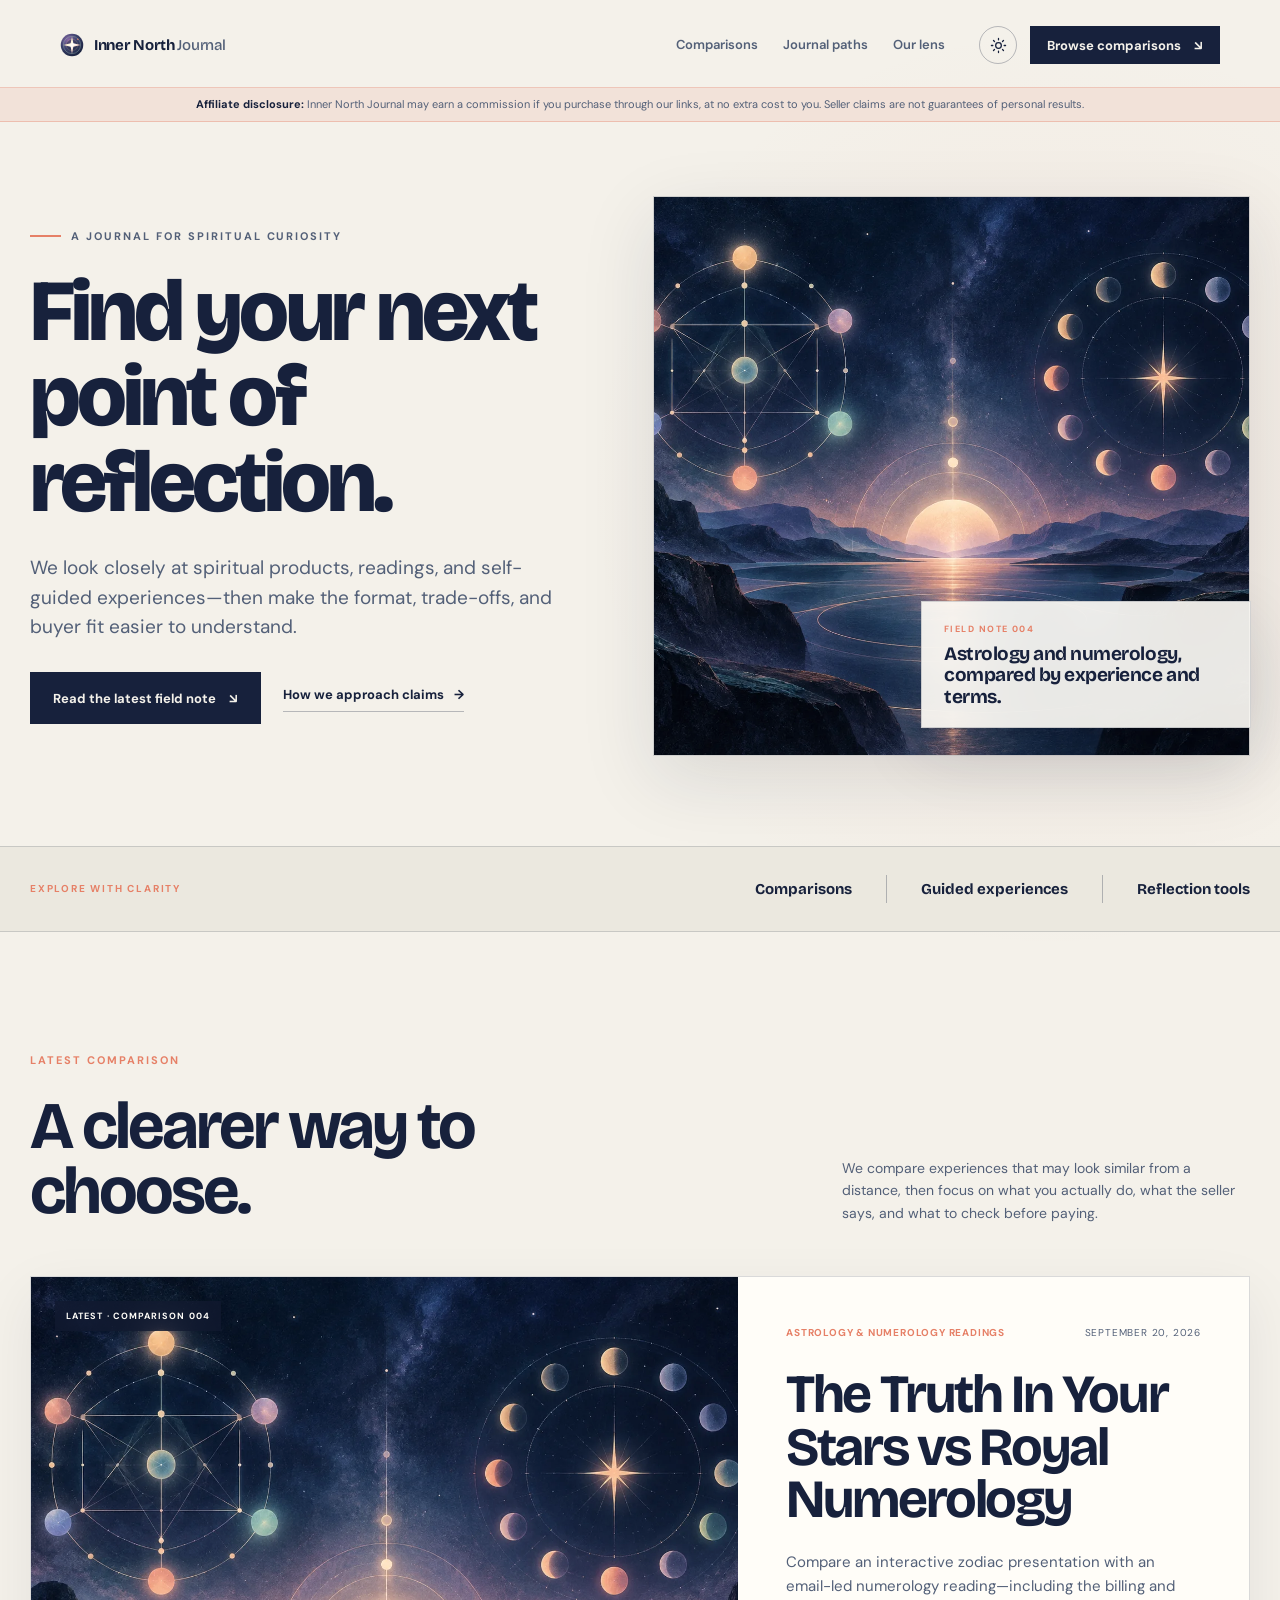
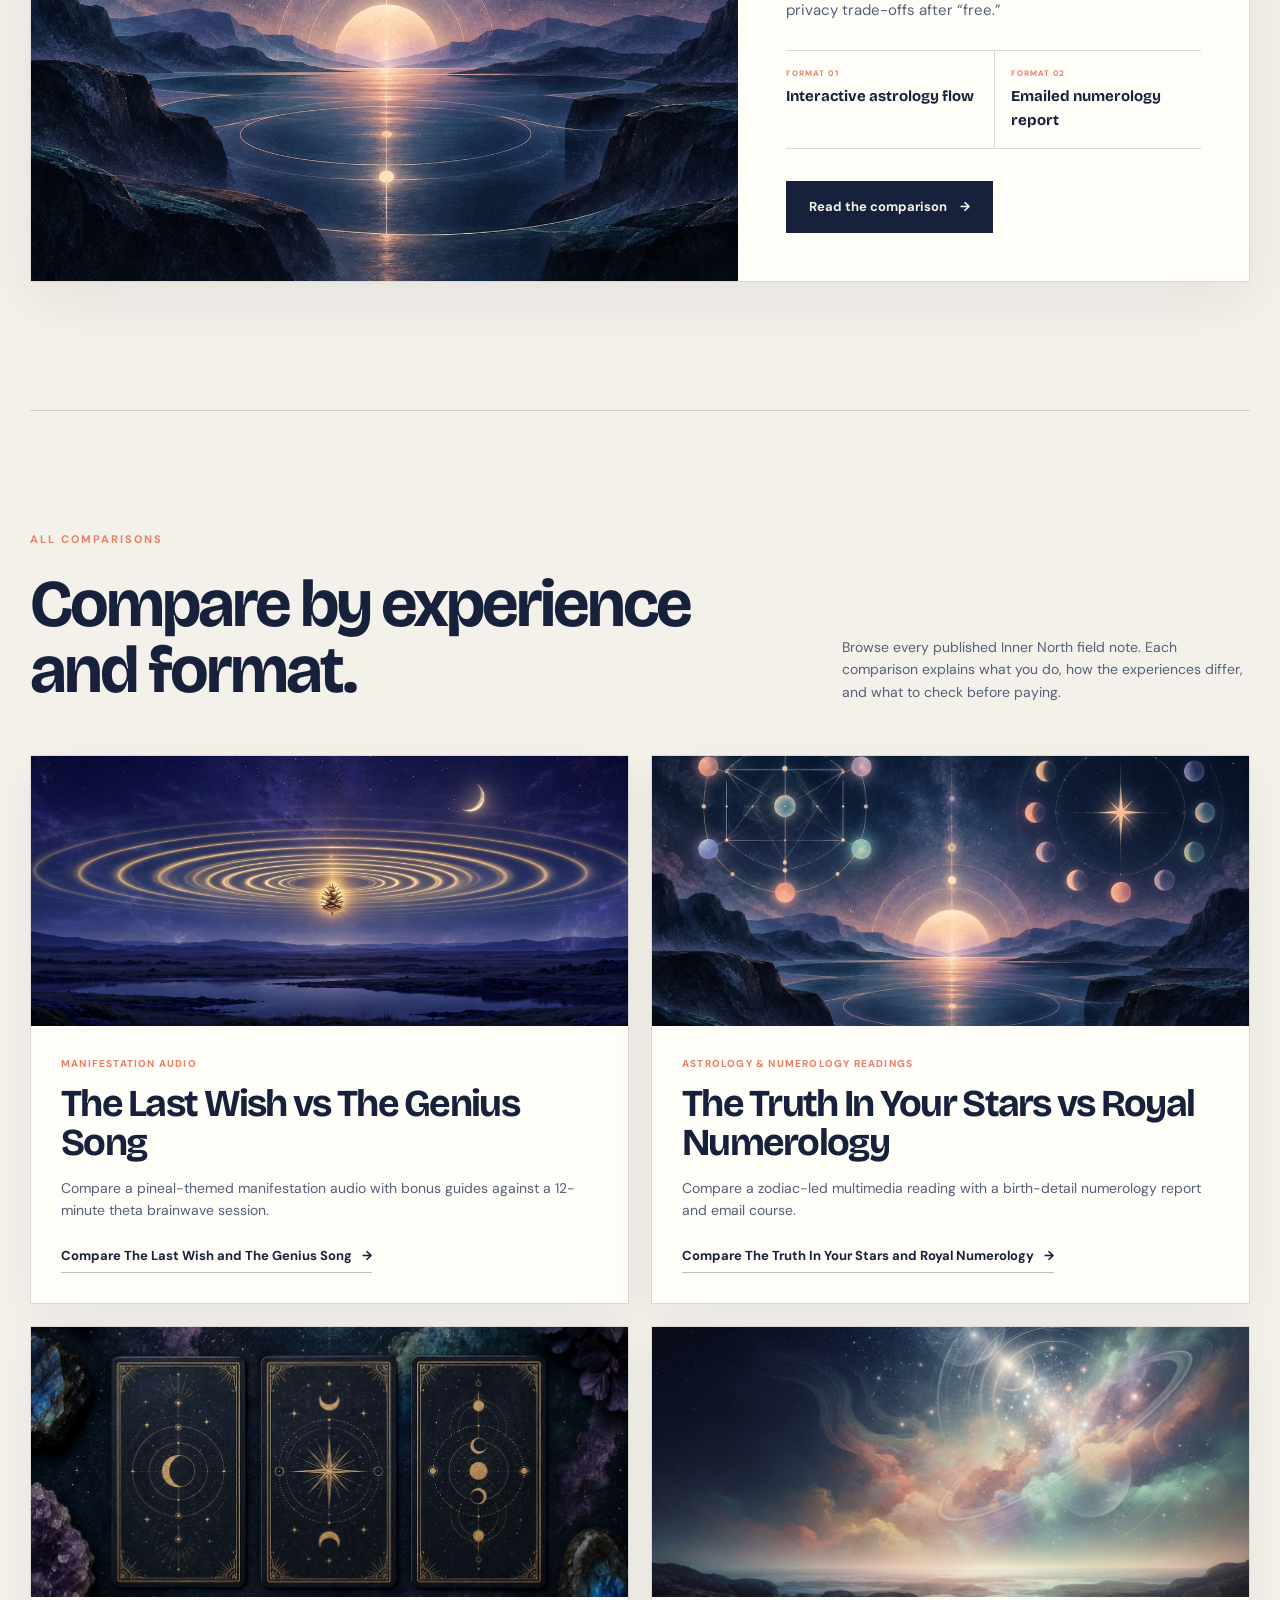
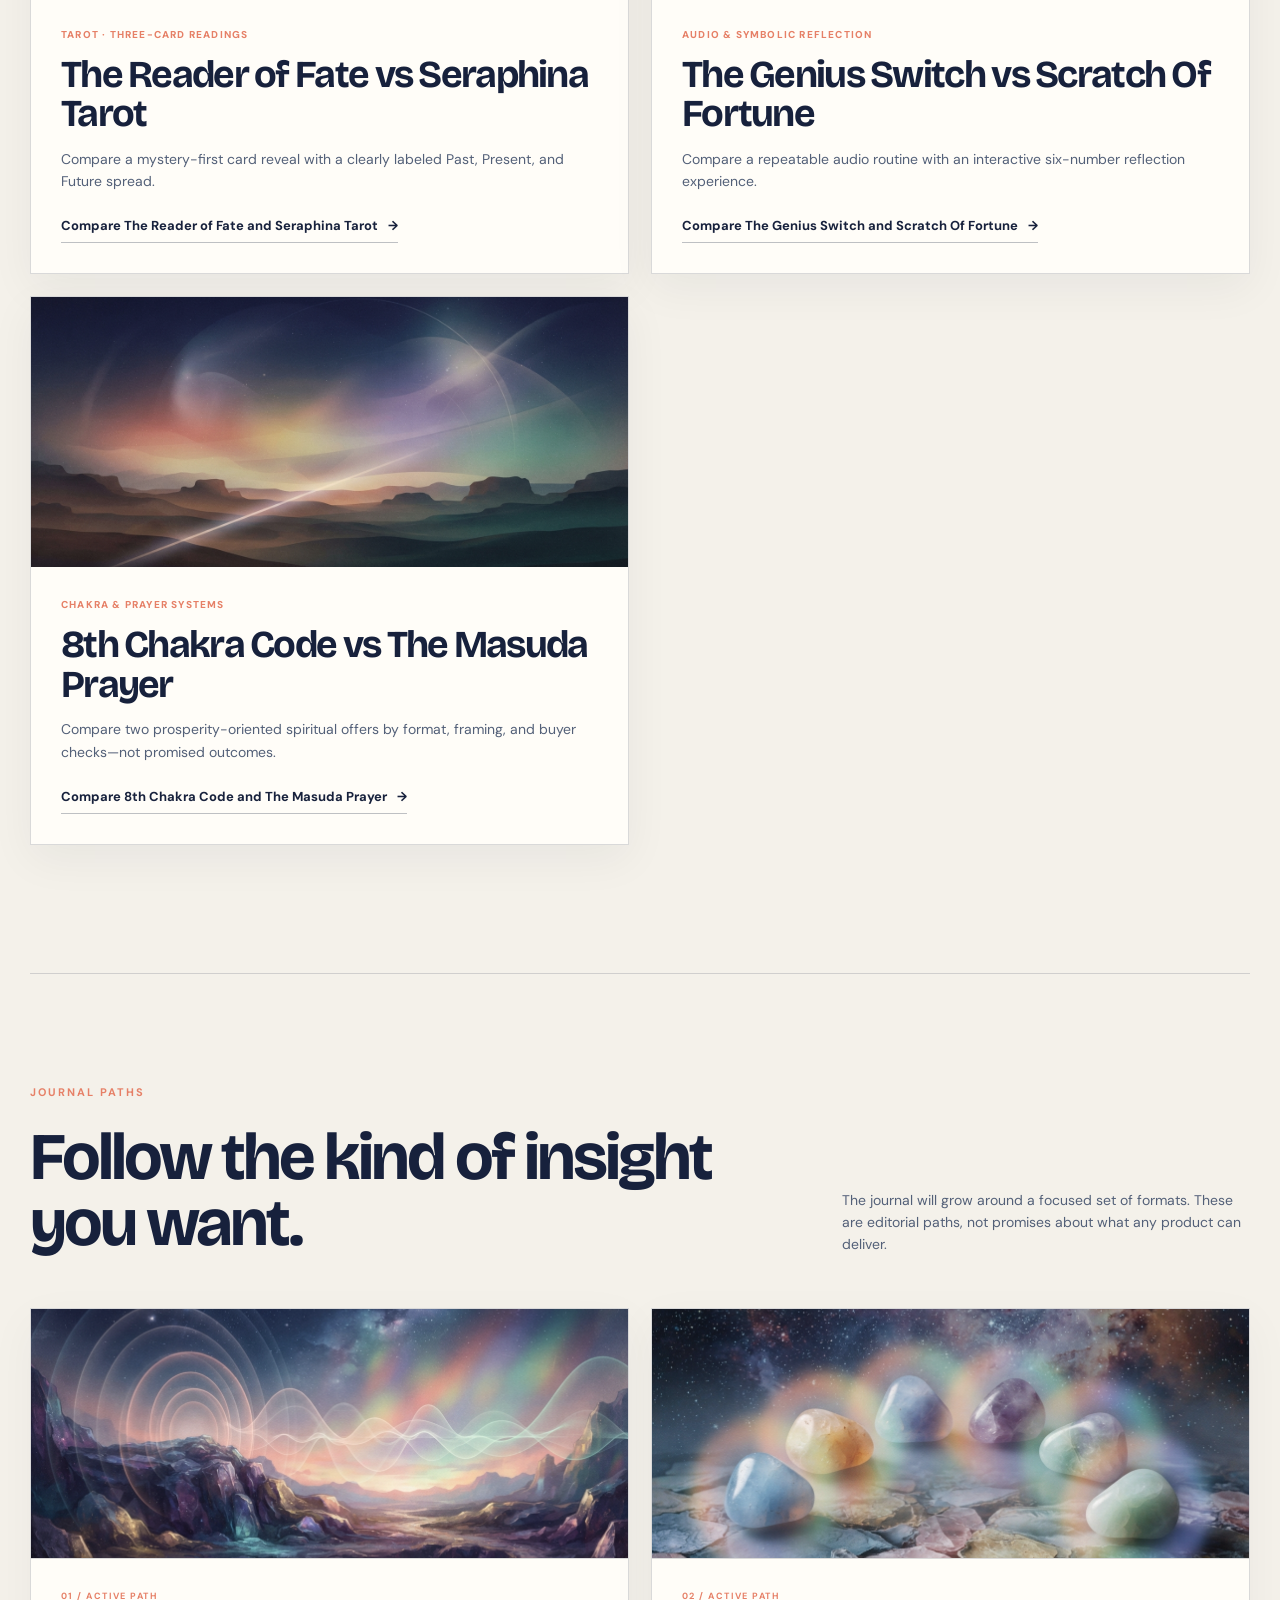
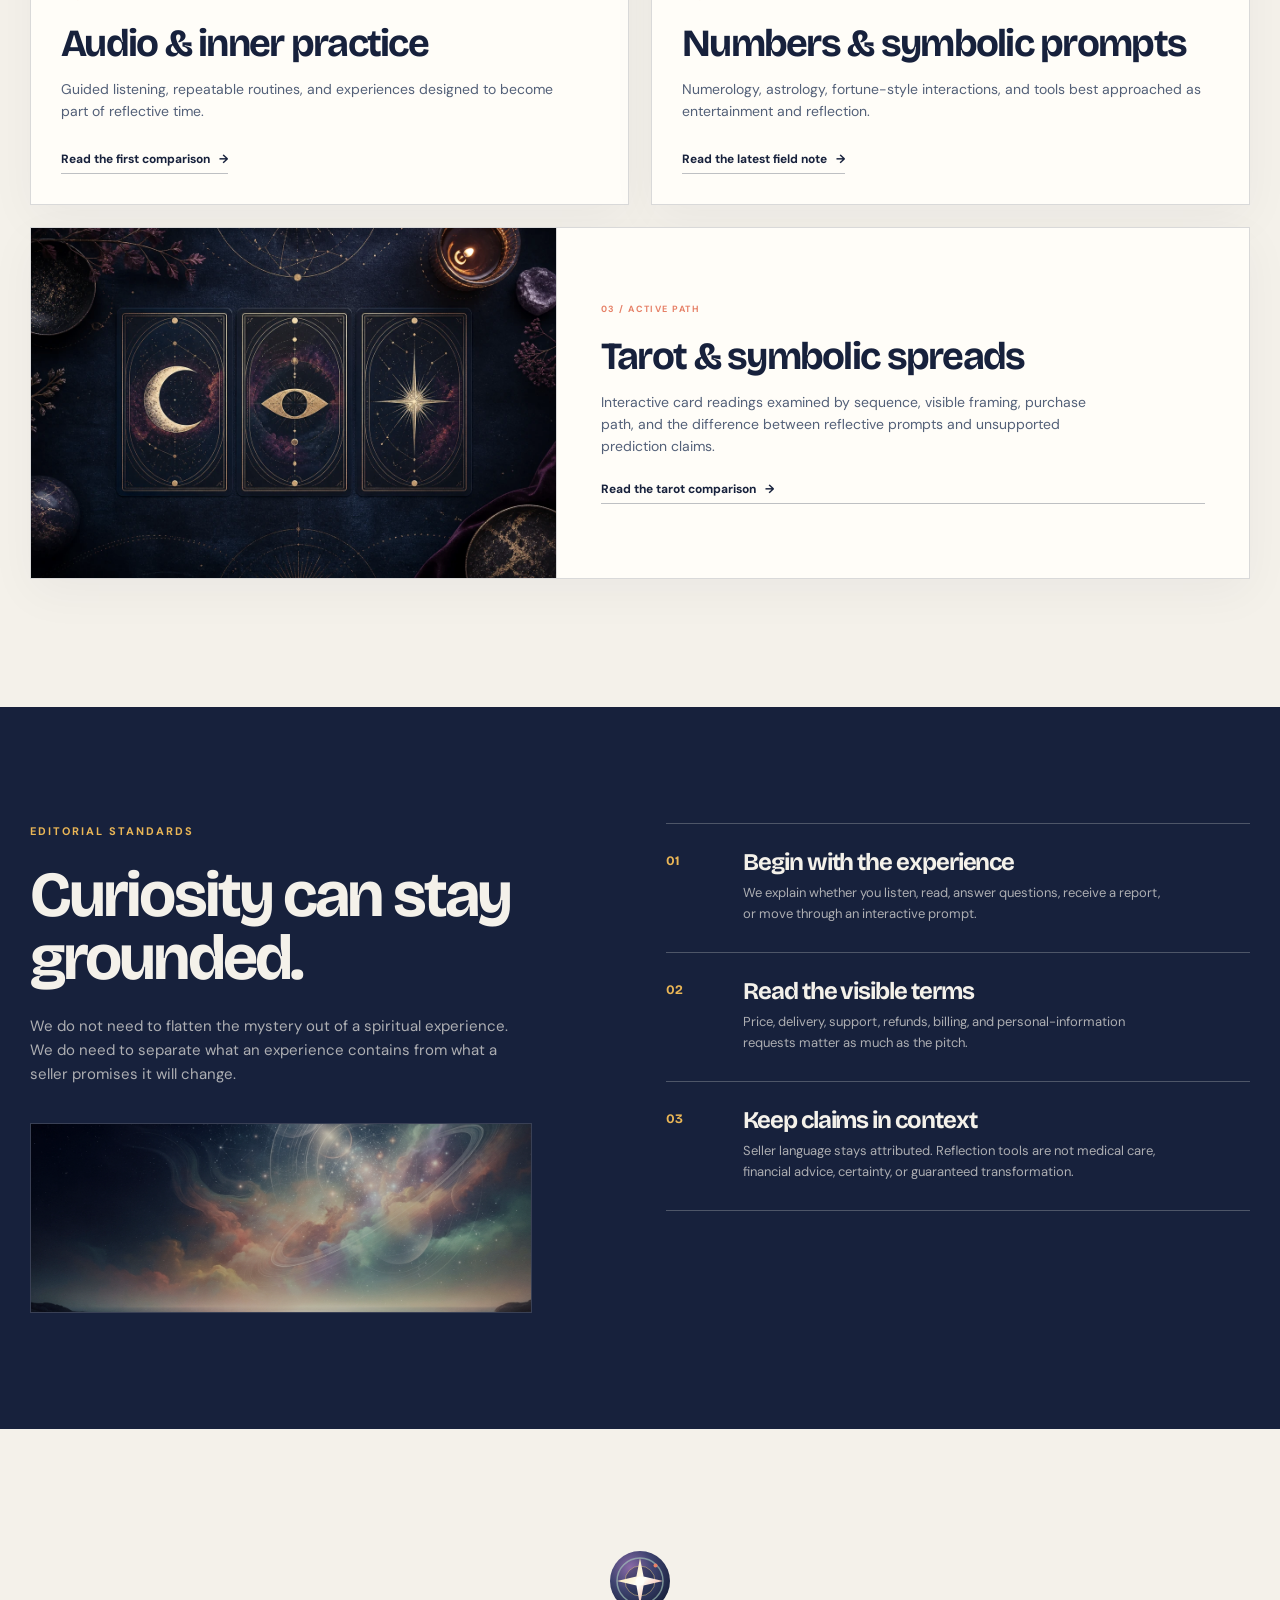
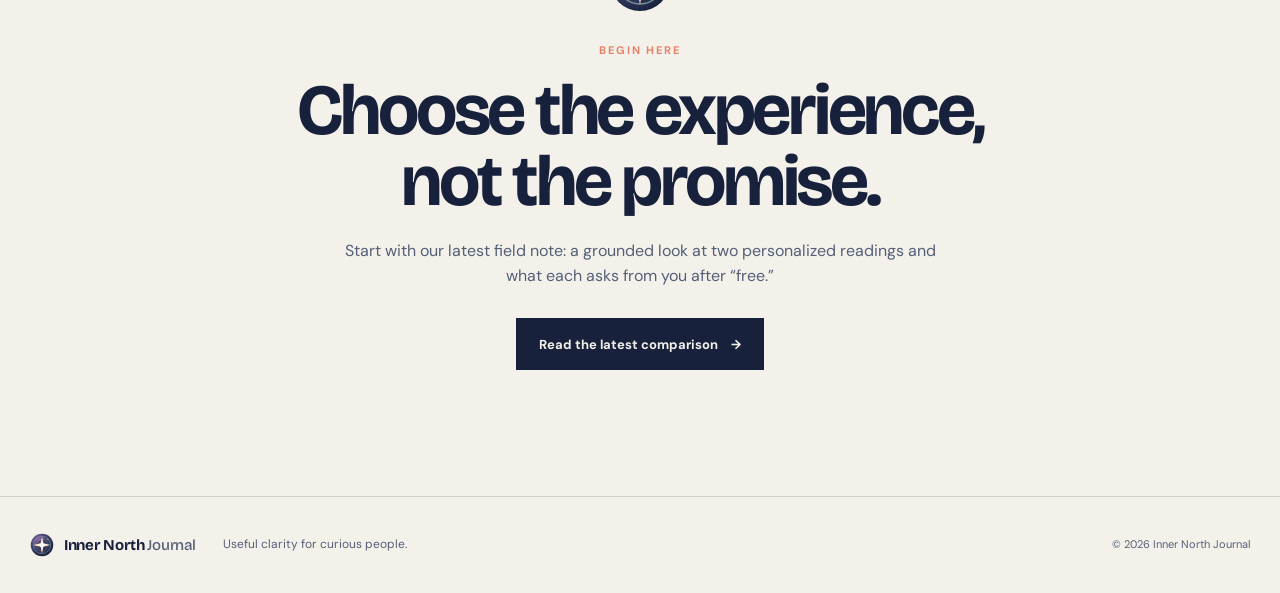
<file: index.html>
<!doctype html>
<html lang="en" data-theme="light">
  <head>
    <meta charset="utf-8" />
    <meta name="viewport" content="width=device-width, initial-scale=1" />
    <title>Inner North Journal | Grounded spiritual comparisons and field notes</title>
    <meta name="description" content="Grounded comparisons and practical field notes for spiritual curiosity, self-reflection tools, personalized insights, and digital experiences." />
    <meta name="robots" content="index,follow,max-image-preview:large" />
    <link rel="canonical" href="https://innernorthjournal.com/" />
    <meta property="og:title" content="Inner North Journal | Find your next point of reflection" />
    <meta property="og:description" content="Clear, grounded guidance for spiritual curiosity—without inflated promises." />
    <meta property="og:type" content="website" />
    <meta property="og:url" content="https://innernorthjournal.com/" />
    <meta property="og:site_name" content="Inner North Journal" />
    <meta property="og:image" content="https://innernorthjournal.com/images/editorial-lens-astral.png" />
    <meta property="og:image:alt" content="A calm astral horizon in the Inner North Journal visual style" />
    <meta name="twitter:card" content="summary_large_image" />
    <meta name="twitter:title" content="Inner North Journal | Find your next point of reflection" />
    <meta name="twitter:description" content="Clear, grounded guidance for spiritual curiosity—without inflated promises." />
    <meta name="twitter:image" content="https://innernorthjournal.com/images/editorial-lens-astral.png" />
    <link rel="icon" href="favicon.svg" type="image/svg+xml" />
    <link rel="alternate icon" href="favicon.ico" sizes="16x16 32x32 48x48 64x64" />
    <link rel="apple-touch-icon" href="apple-touch-icon.png" />
    <script type="application/ld+json">
      {
        "@context": "https://schema.org",
        "@type": "WebSite",
        "name": "Inner North Journal",
        "url": "https://innernorthjournal.com/",
        "description": "Grounded comparisons and practical field notes for spiritual curiosity and self-reflection tools.",
        "publisher": { "@type": "Organization", "name": "Inner North Journal", "url": "https://innernorthjournal.com/" }
      }
    </script>
    <link rel="preconnect" href="https://fonts.googleapis.com" />
    <link rel="preconnect" href="https://fonts.gstatic.com" crossorigin />
    <link href="https://fonts.googleapis.com/css2?family=Bricolage+Grotesque:opsz,wght@12..96,500;12..96,700;12..96,800&family=DM+Sans:wght@400;500;600;700&display=swap" rel="stylesheet" />
    <link rel="stylesheet" href="styles.css?v=20260920-1" />
    <link rel="stylesheet" href="homepage.css?v=20260920-1" />
  </head>
  <body class="home-page">
    <header class="site-header" id="top">
      <div class="progress" aria-hidden="true"><span id="progress-bar"></span></div>
      <nav class="nav-shell" aria-label="Primary navigation">
        <a class="wordmark" href="#top" aria-label="Inner North Journal home"><img class="wordmark-mark" src="favicon.svg" alt="" width="24" height="24" /><span>Inner North <em>Journal</em></span></a>
        <div class="nav-links"><a href="#comparisons">Comparisons</a><a href="#paths">Journal paths</a><a href="#standards">Our lens</a></div>
        <div class="nav-actions">
          <button class="theme-toggle" type="button" id="theme-toggle" aria-label="Switch to dark theme">
            <svg class="icon icon-sun" viewBox="0 0 24 24" fill="none" stroke="currentColor" stroke-width="1.8" stroke-linecap="round" aria-hidden="true"><circle cx="12" cy="12" r="4"></circle><path d="M12 2v2M12 20v2M4.93 4.93l1.42 1.42M17.65 17.65l1.42 1.42M2 12h2M20 12h2M4.93 19.07l1.42-1.42M17.65 6.35l1.42-1.42"></path></svg>
            <svg class="icon icon-moon" viewBox="0 0 24 24" fill="none" stroke="currentColor" stroke-width="1.8" stroke-linecap="round" aria-hidden="true"><path d="M21 12.8A8.5 8.5 0 1 1 11.2 3 6.7 6.7 0 0 0 21 12.8Z"></path></svg>
          </button>
          <a class="nav-cta" href="#comparisons">Browse comparisons <span aria-hidden="true">↘</span></a>
        </div>
        <button class="menu-toggle" type="button" aria-label="Open menu" aria-expanded="false" aria-controls="mobile-nav"><span></span><span></span></button>
      </nav>
      <div class="mobile-nav" id="mobile-nav" aria-hidden="true"><a href="#comparisons">Comparisons</a><a href="#paths">Journal paths</a><a href="#standards">Our lens</a></div>
      <aside class="affiliate-bar" aria-label="Affiliate disclosure"><p><strong>Affiliate disclosure:</strong> Inner North Journal may earn a commission if you purchase through our links, at no extra cost to you. Seller claims are not guarantees of personal results.</p></aside>
    </header>

    <main id="main">
      <section class="home-hero section-shell" aria-labelledby="home-title">
        <div class="home-hero-copy">
          <p class="eyebrow"><span class="eyebrow-line"></span> A journal for spiritual curiosity</p>
          <h1 id="home-title">Find your next point of reflection.</h1>
          <p class="home-hero-deck">We look closely at spiritual products, readings, and self-guided experiences—then make the format, trade-offs, and buyer fit easier to understand.</p>
          <div class="hero-actions"><a class="button button-dark" href="#latest">Read the latest field note <span aria-hidden="true">↘</span></a><a class="text-link" href="#standards">How we approach claims <span aria-hidden="true">→</span></a></div>
        </div>
        <figure class="home-hero-figure">
          <img src="images/numerology-astrology-astral.webp" alt="Two symbolic celestial diagrams meeting above a calm indigo horizon" width="1448" height="1086" />
          <figcaption><span>FIELD NOTE 004</span><strong>Astrology and numerology, compared by experience and terms.</strong></figcaption>
        </figure>
      </section>

      <section class="home-signal" aria-label="What Inner North Journal covers">
        <div class="home-signal-inner section-shell"><span class="strip-label">Explore with clarity</span><strong>Comparisons</strong><i aria-hidden="true"></i><strong>Guided experiences</strong><i aria-hidden="true"></i><strong>Reflection tools</strong></div>
      </section>

      <section class="home-latest section-shell" id="latest" aria-labelledby="latest-title">
        <div class="home-section-head">
          <div><p class="section-kicker">Latest comparison</p><h2 id="latest-title">A clearer way to choose.</h2></div>
          <p>We compare experiences that may look similar from a distance, then focus on what you actually do, what the seller says, and what to check before paying.</p>
        </div>
        <article class="featured-note">
          <a class="featured-image" href="the-truth-in-your-stars-vs-royal-numerology/" aria-label="Read The Truth In Your Stars vs Royal Numerology">
            <img src="images/numerology-astrology-astral.webp" alt="Two symbolic celestial diagrams meeting above a calm indigo horizon" width="1448" height="1086" />
            <span class="featured-badge">Latest · Comparison 004</span>
          </a>
          <div class="featured-copy">
            <p class="featured-meta"><span>Astrology &amp; numerology readings</span><time datetime="2026-09-20">September 20, 2026</time></p>
            <h3><a href="the-truth-in-your-stars-vs-royal-numerology/">The Truth In Your Stars vs Royal Numerology</a></h3>
            <p>Compare an interactive zodiac presentation with an email-led numerology reading—including the billing and privacy trade-offs after “free.”</p>
            <div class="featured-facts"><span><small>FORMAT 01</small>Interactive astrology flow</span><span><small>FORMAT 02</small>Emailed numerology report</span></div>
            <a class="button button-dark" href="the-truth-in-your-stars-vs-royal-numerology/">Read the comparison <span aria-hidden="true">→</span></a>
          </div>
        </article>
      </section>

      <section class="comparison-library section-shell" id="comparisons" aria-labelledby="comparisons-title">
        <div class="home-section-head compact">
          <div><p class="section-kicker">All comparisons</p><h2 id="comparisons-title">Compare by experience and format.</h2></div>
          <p>Browse every published Inner North field note. Each comparison explains what you do, how the experiences differ, and what to check before paying.</p>
        </div>
        <div class="comparison-index-grid">
          <article class="comparison-index-card">
            <img src="images/last-wish-astral.webp" alt="A glowing pinecone-shaped light radiating golden sound waves above a calm indigo astral landscape" width="2736" height="912" />
            <div><p class="comparison-index-meta">Manifestation audio</p><h3><a href="the-last-wish-vs-the-genius-song/">The Last Wish vs The Genius Song</a></h3><p>Compare a pineal-themed manifestation audio with bonus guides against a 12-minute theta brainwave session.</p><a class="text-link" href="the-last-wish-vs-the-genius-song/">Compare The Last Wish and The Genius Song <span aria-hidden="true">→</span></a></div>
          </article>
          <article class="comparison-index-card">
            <img src="images/numerology-astrology-astral.webp" alt="Two symbolic celestial diagrams meeting above a calm indigo horizon" width="1448" height="1086" />
            <div><p class="comparison-index-meta">Astrology &amp; numerology readings</p><h3><a href="the-truth-in-your-stars-vs-royal-numerology/">The Truth In Your Stars vs Royal Numerology</a></h3><p>Compare a zodiac-led multimedia reading with a birth-detail numerology report and email course.</p><a class="text-link" href="the-truth-in-your-stars-vs-royal-numerology/">Compare The Truth In Your Stars and Royal Numerology <span aria-hidden="true">→</span></a></div>
          </article>
          <article class="comparison-index-card">
            <img src="images/reader-of-fate-astral.webp" alt="Three upright celestial tarot cards in an indigo setting" width="1200" height="800" />
            <div><p class="comparison-index-meta">Tarot · Three-card readings</p><h3><a href="the-reader-of-fate-vs-seraphina-tarot/">The Reader of Fate vs Seraphina Tarot</a></h3><p>Compare a mystery-first card reveal with a clearly labeled Past, Present, and Future spread.</p><a class="text-link" href="the-reader-of-fate-vs-seraphina-tarot/">Compare The Reader of Fate and Seraphina Tarot <span aria-hidden="true">→</span></a></div>
          </article>
          <article class="comparison-index-card">
            <img src="images/hero-astral-test.png" alt="Prismatic light opening across a deep indigo astral landscape" width="1200" height="896" />
            <div><p class="comparison-index-meta">Audio &amp; symbolic reflection</p><h3><a href="the-genius-switch-vs-scratch-of-fortune/">The Genius Switch vs Scratch Of Fortune</a></h3><p>Compare a repeatable audio routine with an interactive six-number reflection experience.</p><a class="text-link" href="the-genius-switch-vs-scratch-of-fortune/">Compare The Genius Switch and Scratch Of Fortune <span aria-hidden="true">→</span></a></div>
          </article>
          <article class="comparison-index-card">
            <img src="images/editorial-lens-astral.png" alt="A narrow beam of light crossing a calm cosmic horizon" width="1376" height="768" />
            <div><p class="comparison-index-meta">Chakra &amp; prayer systems</p><h3><a href="the-8th-chakra-code-vs-the-masuda-prayer/">8th Chakra Code vs The Masuda Prayer</a></h3><p>Compare two prosperity-oriented spiritual offers by format, framing, and buyer checks—not promised outcomes.</p><a class="text-link" href="the-8th-chakra-code-vs-the-masuda-prayer/">Compare 8th Chakra Code and The Masuda Prayer <span aria-hidden="true">→</span></a></div>
          </article>
        </div>
      </section>

      <section class="journal-paths section-shell" id="paths" aria-labelledby="paths-title">
        <div class="home-section-head compact">
          <div><p class="section-kicker">Journal paths</p><h2 id="paths-title">Follow the kind of insight you want.</h2></div>
          <p>The journal will grow around a focused set of formats. These are editorial paths, not promises about what any product can deliver.</p>
        </div>
        <div class="path-grid">
          <article class="path-card">
            <img src="images/genius-switch-astral.png" alt="Translucent sound waves moving through a cosmic landscape" width="1200" height="896" />
            <div class="path-copy"><span class="path-index">01 / ACTIVE PATH</span><h3>Audio &amp; inner practice</h3><p>Guided listening, repeatable routines, and experiences designed to become part of reflective time.</p><a href="the-genius-switch-vs-scratch-of-fortune/">Read the first comparison <span aria-hidden="true">→</span></a></div>
          </article>
          <article class="path-card">
            <img src="images/scratch-fortune-astral.png" alt="Six luminous celestial stones above a prismatic landscape" width="1200" height="896" />
            <div class="path-copy"><span class="path-index">02 / ACTIVE PATH</span><h3>Numbers &amp; symbolic prompts</h3><p>Numerology, astrology, fortune-style interactions, and tools best approached as entertainment and reflection.</p><a href="the-truth-in-your-stars-vs-royal-numerology/">Read the latest field note <span aria-hidden="true">→</span></a></div>
          </article>
          <article class="path-card path-card-wide">
            <img src="images/seraphina-tarot-astral.webp" alt="Three upright tarot cards with moon, eye, and star symbols" width="1200" height="800" />
            <div class="path-copy"><span class="path-index">03 / ACTIVE PATH</span><h3>Tarot &amp; symbolic spreads</h3><p>Interactive card readings examined by sequence, visible framing, purchase path, and the difference between reflective prompts and unsupported prediction claims.</p><a href="the-reader-of-fate-vs-seraphina-tarot/">Read the tarot comparison <span aria-hidden="true">→</span></a></div>
          </article>
        </div>
      </section>

      <section class="home-standards" id="standards" aria-labelledby="standards-title">
        <div class="standards-shell section-shell">
          <div class="standards-intro"><p class="section-kicker">Editorial standards</p><h2 id="standards-title">Curiosity can stay grounded.</h2><p>We do not need to flatten the mystery out of a spiritual experience. We do need to separate what an experience contains from what a seller promises it will change.</p><img src="images/hero-astral-test.png" alt="Soft prismatic light opening across an indigo landscape" width="1200" height="896" /></div>
          <div class="standards-list">
            <article><span>01</span><div><h3>Begin with the experience</h3><p>We explain whether you listen, read, answer questions, receive a report, or move through an interactive prompt.</p></div></article>
            <article><span>02</span><div><h3>Read the visible terms</h3><p>Price, delivery, support, refunds, billing, and personal-information requests matter as much as the pitch.</p></div></article>
            <article><span>03</span><div><h3>Keep claims in context</h3><p>Seller language stays attributed. Reflection tools are not medical care, financial advice, certainty, or guaranteed transformation.</p></div></article>
          </div>
        </div>
      </section>

      <section class="home-closing section-shell" aria-labelledby="closing-title">
        <img src="favicon.svg" alt="" width="64" height="64" />
        <p class="section-kicker">Begin here</p>
        <h2 id="closing-title">Choose the experience, not the promise.</h2>
        <p>Start with our latest field note: a grounded look at two personalized readings and what each asks from you after “free.”</p>
        <a class="button button-dark" href="the-truth-in-your-stars-vs-royal-numerology/">Read the latest comparison <span aria-hidden="true">→</span></a>
      </section>
    </main>

    <footer class="site-footer"><div class="footer-shell"><a class="wordmark footer-wordmark" href="#top"><img class="wordmark-mark" src="favicon.svg" alt="" width="24" height="24" /><span>Inner North <em>Journal</em></span></a><p>Useful clarity for curious people.</p><span class="footer-date">© <span id="copyright-year">2026</span> Inner North Journal</span></div></footer>
    <script src="script.js" defer></script>
  </body>
</html>
</file>
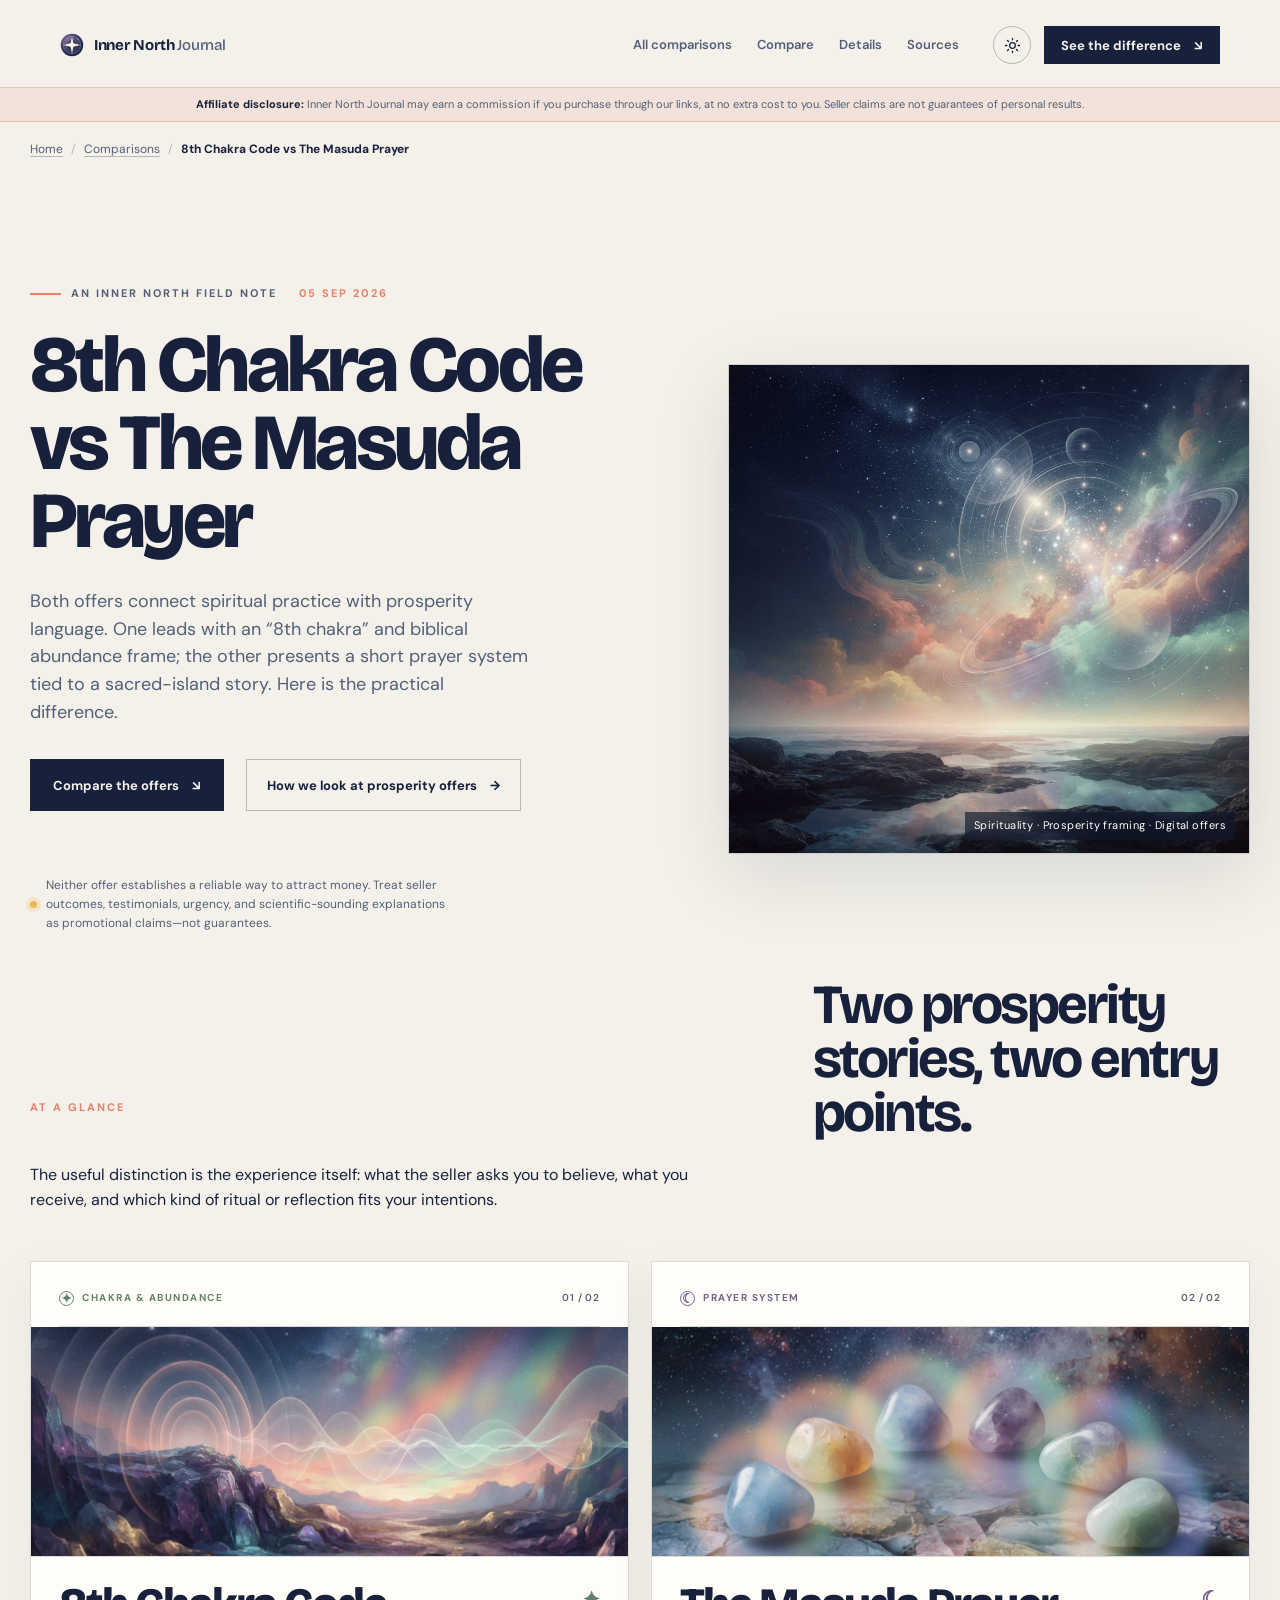
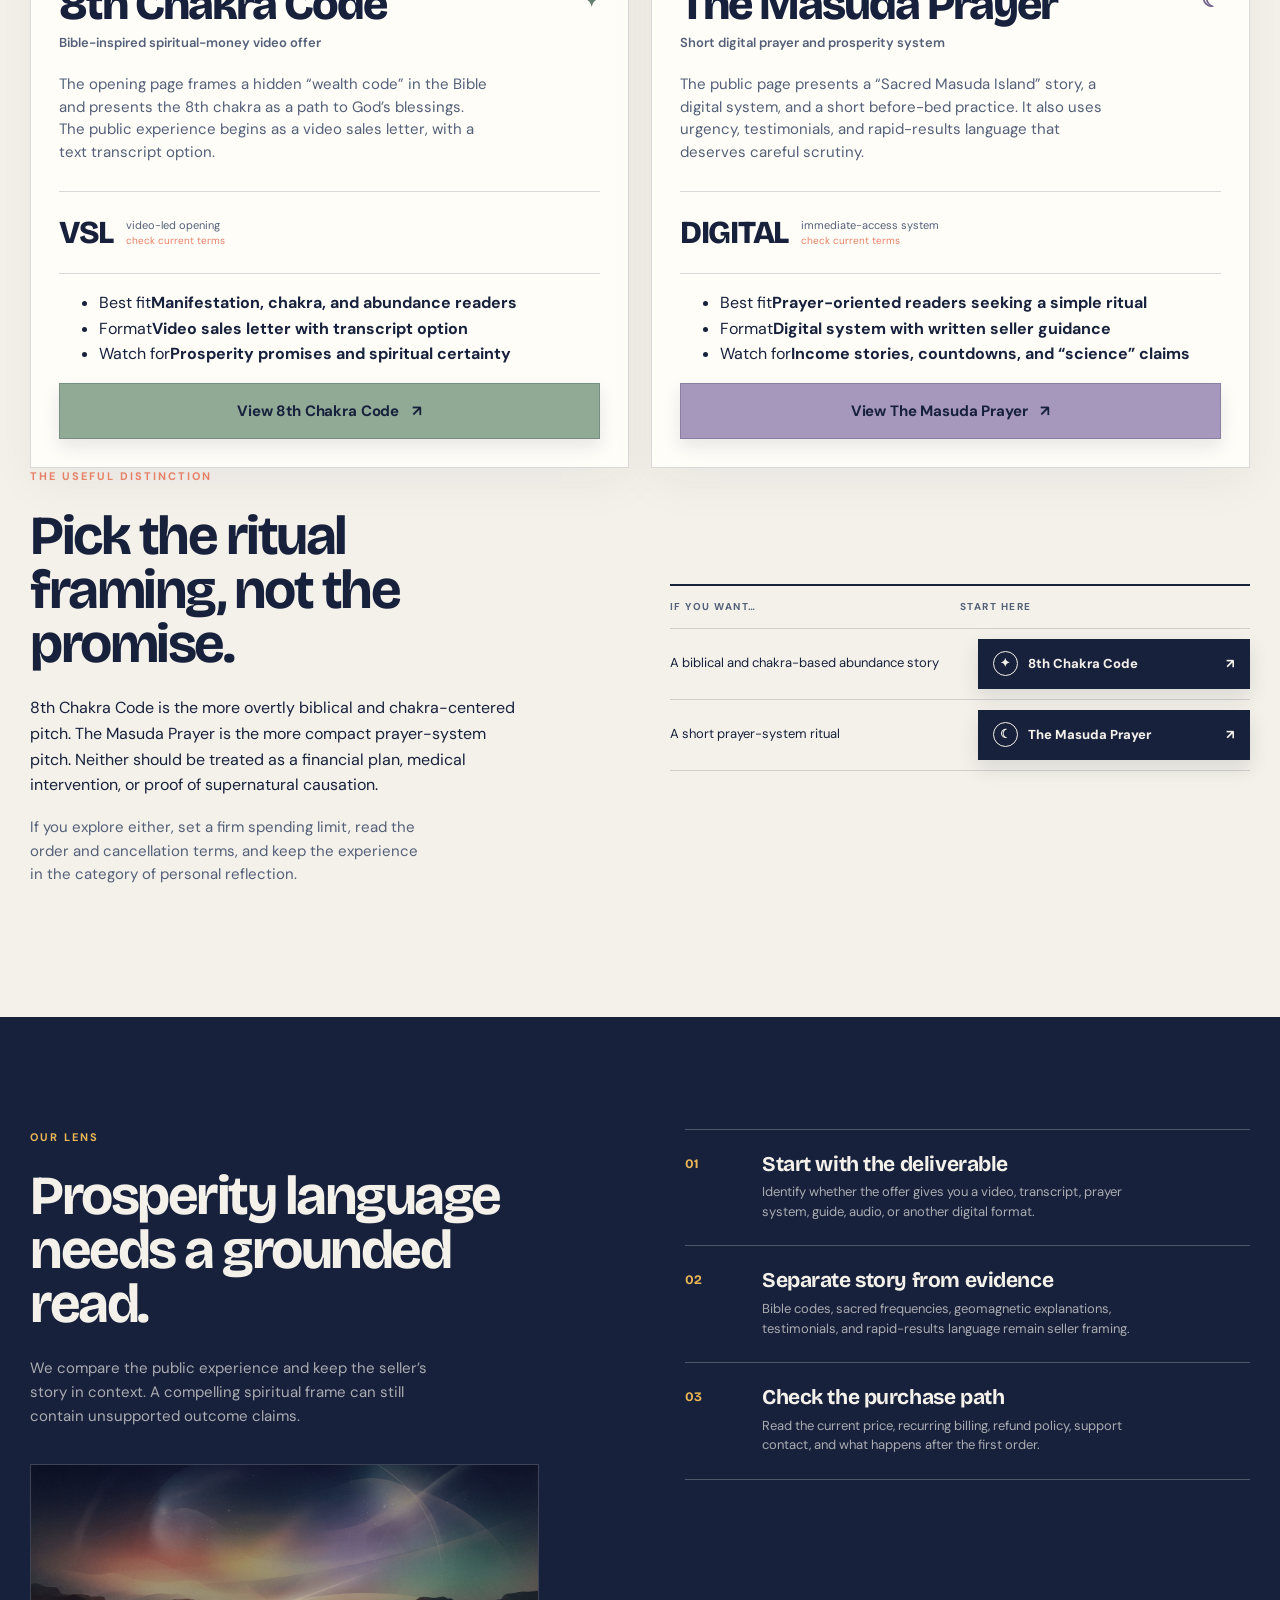
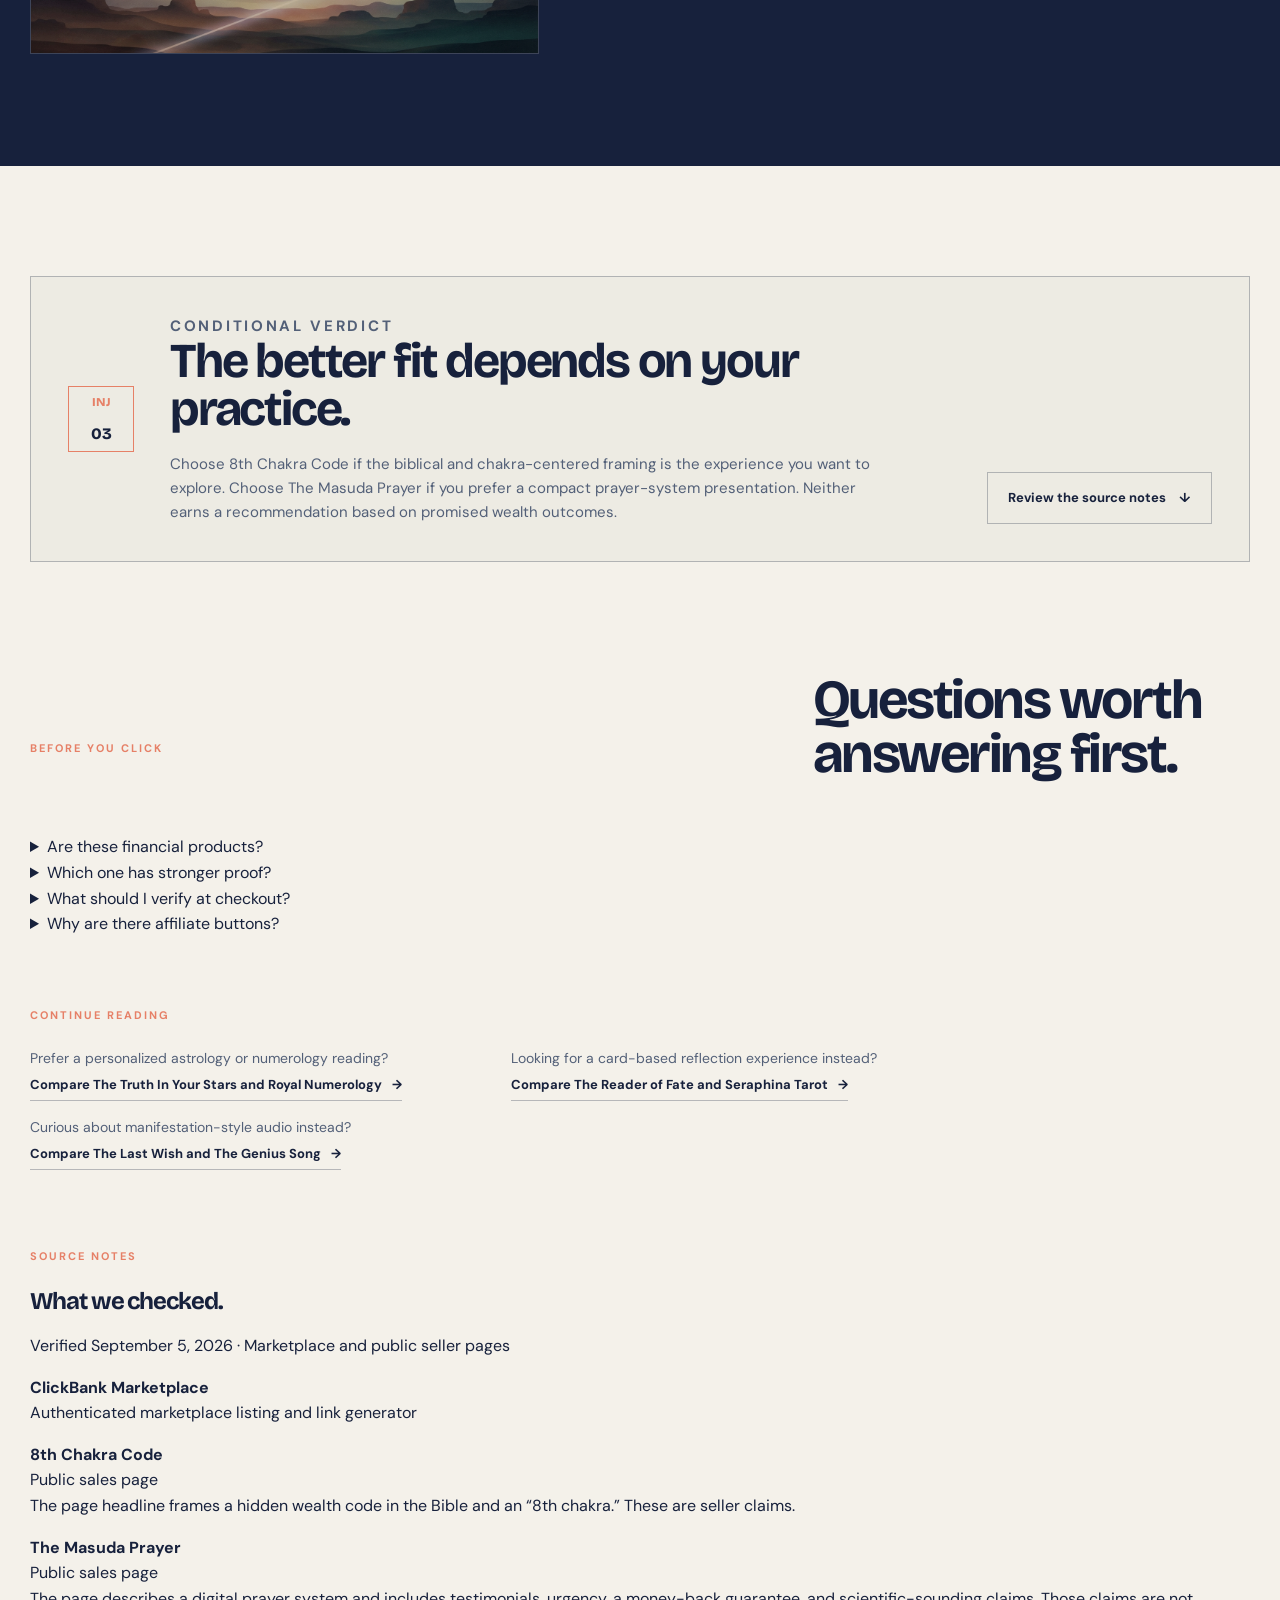
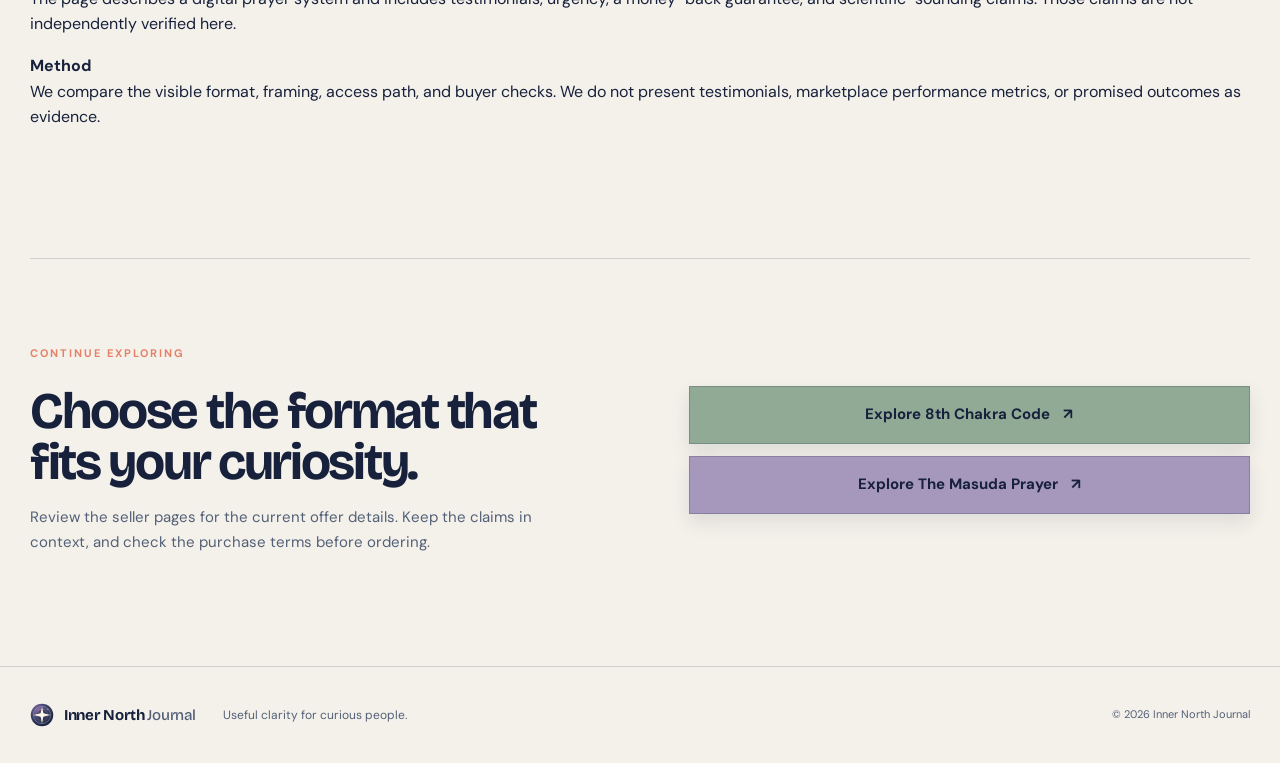
<file: the-8th-chakra-code-vs-the-masuda-prayer/index.html>
<!doctype html>
<html lang="en">
  <head>
    <meta charset="utf-8" />
    <meta name="viewport" content="width=device-width, initial-scale=1" />
    <title>8th Chakra Code vs The Masuda Prayer | Inner North Journal</title>
    <meta name="description" content="A grounded comparison of 8th Chakra Code and The Masuda Prayer: format, spiritual framing, seller claims, buyer fit, and what to verify before purchasing." />
    <link rel="canonical" href="https://innernorthjournal.com/the-8th-chakra-code-vs-the-masuda-prayer/" />
    <meta property="og:type" content="article" />
    <meta property="og:title" content="8th Chakra Code vs The Masuda Prayer" />
    <meta property="og:description" content="Two prosperity-oriented spiritual offers, compared by experience and buyer fit—not promised outcomes." />
    <meta property="og:url" content="https://innernorthjournal.com/the-8th-chakra-code-vs-the-masuda-prayer/" />
    <meta property="og:image" content="https://innernorthjournal.com/images/hero-astral-test.png" />
    <meta name="twitter:card" content="summary_large_image" />
    <link rel="icon" href="../favicon.svg" type="image/svg+xml" />
    <link rel="preconnect" href="https://fonts.googleapis.com" />
    <link rel="preconnect" href="https://fonts.gstatic.com" crossorigin />
    <link href="https://fonts.googleapis.com/css2?family=Bricolage+Grotesque:opsz,wght@12..96,500;12..96,700;12..96,800&family=DM+Sans:wght@400;500;600;700&display=swap" rel="stylesheet" />
    <link rel="stylesheet" href="../styles.css?v=20260920-1" />
    <script type="application/ld+json">
      {
        "@context": "https://schema.org",
        "@type": "Article",
        "headline": "8th Chakra Code vs The Masuda Prayer",
        "description": "A grounded comparison of two prosperity-oriented spirituality offers.",
        "url": "https://innernorthjournal.com/the-8th-chakra-code-vs-the-masuda-prayer/",
        "image": "https://innernorthjournal.com/images/hero-astral-test.png",
        "datePublished": "2026-09-05",
        "dateModified": "2026-09-05",
        "author": { "@type": "Organization", "name": "Inner North Journal", "url": "https://innernorthjournal.com/" },
        "publisher": { "@type": "Organization", "name": "Inner North Journal", "url": "https://innernorthjournal.com/" },
        "mainEntityOfPage": { "@type": "WebPage", "@id": "https://innernorthjournal.com/the-8th-chakra-code-vs-the-masuda-prayer/" }
      }
    </script>
    <script type="application/ld+json">
      {
        "@context": "https://schema.org",
        "@type": "BreadcrumbList",
        "itemListElement": [
          { "@type": "ListItem", "position": 1, "name": "Inner North Journal", "item": "https://innernorthjournal.com/" },
          { "@type": "ListItem", "position": 2, "name": "Comparisons", "item": "https://innernorthjournal.com/#comparisons" },
          { "@type": "ListItem", "position": 3, "name": "8th Chakra Code vs The Masuda Prayer", "item": "https://innernorthjournal.com/the-8th-chakra-code-vs-the-masuda-prayer/" }
        ]
      }
    </script>
  </head>
  <body>
    <a class="skip-link" href="#main-content">Skip to content</a>
    <header class="site-header" id="top">
      <div class="progress" aria-hidden="true"><span id="progress-bar"></span></div>
      <nav class="nav-shell" aria-label="Primary navigation">
        <a class="wordmark" href="../" aria-label="Inner North Journal home"><img class="wordmark-mark" src="../favicon.svg" alt="" width="24" height="24" /><span>Inner North <em>Journal</em></span></a>
        <div class="nav-links"><a href="../#comparisons">All comparisons</a><a href="#compare">Compare</a><a href="#details">Details</a><a href="#sources">Sources</a></div>
        <div class="nav-actions"><button class="theme-toggle" type="button" id="theme-toggle" aria-label="Switch to dark theme"><svg class="icon icon-sun" viewBox="0 0 24 24" fill="none" stroke="currentColor" stroke-width="1.8" stroke-linecap="round" aria-hidden="true"><circle cx="12" cy="12" r="4"></circle><path d="M12 2v2M12 20v2M4.93 4.93l1.42 1.42M17.65 17.65l1.42 1.42M2 12h2M20 12h2M4.93 19.07l1.42-1.42M17.65 6.35l1.42-1.42"></path></svg><svg class="icon icon-moon" viewBox="0 0 24 24" fill="none" stroke="currentColor" stroke-width="1.8" stroke-linecap="round" aria-hidden="true"><path d="M21 12.8A8.5 8.5 0 1 1 11.2 3 6.7 6.7 0 0 0 21 12.8Z"></path></svg></button><a class="nav-cta" href="#compare">See the difference <span aria-hidden="true">↘</span></a></div>
        <button class="menu-toggle" type="button" aria-label="Open menu" aria-expanded="false" aria-controls="mobile-nav"><span></span><span></span></button>
      </nav>
      <div class="mobile-nav" id="mobile-nav" aria-hidden="true"><a href="../#comparisons">All comparisons</a><a href="#compare">Compare</a><a href="#details">Details</a><a href="#sources">Sources</a></div>
      <aside class="affiliate-bar" aria-label="Affiliate disclosure"><p><strong>Affiliate disclosure:</strong> Inner North Journal may earn a commission if you purchase through our links, at no extra cost to you. Seller claims are not guarantees of personal results.</p></aside>
    </header>

    <main id="main-content">
      <nav class="breadcrumbs section-shell" aria-label="Breadcrumb"><ol><li><a href="../">Home</a></li><li class="breadcrumb-separator" aria-hidden="true">/</li><li><a href="../#comparisons">Comparisons</a></li><li class="breadcrumb-separator" aria-hidden="true">/</li><li aria-current="page">8th Chakra Code vs The Masuda Prayer</li></ol></nav>

      <section class="hero section-shell" aria-labelledby="page-title">
        <div class="hero-copy">
          <p class="eyebrow"><span class="eyebrow-line"></span> An Inner North field note <span class="eyebrow-date">05 Sep 2026</span></p>
          <h1 id="page-title">8th Chakra Code vs The Masuda Prayer</h1>
          <p class="hero-deck">Both offers connect spiritual practice with prosperity language. One leads with an “8th chakra” and biblical abundance frame; the other presents a short prayer system tied to a sacred-island story. Here is the practical difference.</p>
          <div class="hero-actions"><a class="button button-dark" href="#compare">Compare the offers <span aria-hidden="true">↘</span></a><a class="button button-outline" href="#method">How we look at prosperity offers <span aria-hidden="true">→</span></a></div>
          <div class="hero-note"><span class="note-dot"></span> Neither offer establishes a reliable way to attract money. Treat seller outcomes, testimonials, urgency, and scientific-sounding explanations as promotional claims—not guarantees.</div>
        </div>
        <div class="hero-art"><img src="../images/hero-astral-test.png" alt="Prismatic light opening across a deep indigo astral landscape" width="1200" height="896" /><span class="hero-art-caption">Spirituality · Prosperity framing · Digital offers</span></div>
      </section>

      <section class="intro-section section-shell" id="compare" aria-labelledby="compare-title">
        <div class="section-heading"><p class="section-kicker">At a glance</p><h2 id="compare-title">Two prosperity stories, two entry points.</h2><p>The useful distinction is the experience itself: what the seller asks you to believe, what you receive, and which kind of ritual or reflection fits your intentions.</p></div>
        <div class="product-grid">
          <article class="product-card vibrations-card">
            <div class="product-card-head"><div class="product-badge vibrations-badge"><span class="badge-vibrations" aria-hidden="true">✦</span> CHAKRA &amp; ABUNDANCE</div><span class="product-index">01 / 02</span></div>
            <img class="product-art" src="../images/genius-switch-astral.png" alt="Soft prismatic waves moving through a deep indigo astral landscape" width="1200" height="896" loading="lazy" />
            <div class="product-title-row"><h3>8th Chakra Code</h3><span class="product-symbol" aria-hidden="true">✦</span></div>
            <p class="product-name">Bible-inspired spiritual-money video offer</p>
            <p class="product-summary">The opening page frames a hidden “wealth code” in the Bible and presents the 8th chakra as a path to God’s blessings. The public experience begins as a video sales letter, with a text transcript option.</p>
            <div class="product-price"><span class="price-value">VSL</span><span class="price-note">video-led opening<br /><small>check current terms</small></span></div>
            <ul class="product-facts"><li><span>Best fit</span><strong>Manifestation, chakra, and abundance readers</strong></li><li><span>Format</span><strong>Video sales letter with transcript option</strong></li><li><span>Watch for</span><strong>Prosperity promises and spiritual certainty</strong></li></ul>
            <a class="button button-product vibrations-button" href="https://93f79iqe3foe1a1zm4t5fnev54.hop.clickbank.net" target="_blank" rel="sponsored nofollow noopener noreferrer">View 8th Chakra Code <span aria-hidden="true">↗</span></a>
          </article>

          <article class="product-card seer-card">
            <div class="product-card-head"><div class="product-badge seer-badge"><span class="badge-seer" aria-hidden="true">☾</span> PRAYER SYSTEM</div><span class="product-index">02 / 02</span></div>
            <img class="product-art" src="../images/scratch-fortune-astral.png" alt="Six luminous stones above a quiet prismatic landscape" width="1200" height="896" loading="lazy" />
            <div class="product-title-row"><h3>The Masuda Prayer</h3><span class="product-symbol" aria-hidden="true">☾</span></div>
            <p class="product-name">Short digital prayer and prosperity system</p>
            <p class="product-summary">The public page presents a “Sacred Masuda Island” story, a digital system, and a short before-bed practice. It also uses urgency, testimonials, and rapid-results language that deserves careful scrutiny.</p>
            <div class="product-price"><span class="price-value">DIGITAL</span><span class="price-note">immediate-access system<br /><small>check current terms</small></span></div>
            <ul class="product-facts"><li><span>Best fit</span><strong>Prayer-oriented readers seeking a simple ritual</strong></li><li><span>Format</span><strong>Digital system with written seller guidance</strong></li><li><span>Watch for</span><strong>Income stories, countdowns, and “science” claims</strong></li></ul>
            <a class="button button-product seer-button" href="https://6f38872g172e3dbys216o0eq51.hop.clickbank.net" target="_blank" rel="sponsored nofollow noopener noreferrer">View The Masuda Prayer <span aria-hidden="true">↗</span></a>
          </article>
        </div>
      </section>

      <section class="decision-section section-shell" id="details" aria-labelledby="decision-title"><div class="decision-aside"><p class="section-kicker">The useful distinction</p><h2 id="decision-title">Pick the ritual framing, not the promise.</h2><p>8th Chakra Code is the more overtly biblical and chakra-centered pitch. The Masuda Prayer is the more compact prayer-system pitch. Neither should be treated as a financial plan, medical intervention, or proof of supernatural causation.</p><p class="decision-followup">If you explore either, set a firm spending limit, read the order and cancellation terms, and keep the experience in the category of personal reflection.</p></div><table class="decision-table" aria-label="Decision guide"><thead><tr class="decision-row decision-header"><th scope="col">If you want…</th><th scope="col">Start here</th></tr></thead><tbody><tr class="decision-row"><th scope="row">A biblical and chakra-based abundance story</th><td><a class="decision-product-link decision-product-vibrations" href="https://93f79iqe3foe1a1zm4t5fnev54.hop.clickbank.net" target="_blank" rel="sponsored nofollow noopener noreferrer"><span class="row-mark row-vibrations" aria-hidden="true">✦</span> 8th Chakra Code <span aria-hidden="true">↗</span></a></td></tr><tr class="decision-row"><th scope="row">A short prayer-system ritual</th><td><a class="decision-product-link decision-product-seer" href="https://6f38872g172e3dbys216o0eq51.hop.clickbank.net" target="_blank" rel="sponsored nofollow noopener noreferrer"><span class="row-mark row-seer" aria-hidden="true">☾</span> The Masuda Prayer <span aria-hidden="true">↗</span></a></td></tr></tbody></table></section>

      <section class="method-section" id="method" aria-labelledby="method-title"><div class="method-shell section-shell"><div class="method-intro"><p class="section-kicker">Our lens</p><h2 id="method-title">Prosperity language needs a grounded read.</h2><p>We compare the public experience and keep the seller’s story in context. A compelling spiritual frame can still contain unsupported outcome claims.</p><img class="method-art" src="../images/editorial-lens-astral.png" alt="A narrow beam of light crossing a calm cosmic horizon" width="1376" height="768" loading="lazy" /></div><div class="method-list"><div class="method-item"><span class="method-number">01</span><div><h3>Start with the deliverable</h3><p>Identify whether the offer gives you a video, transcript, prayer system, guide, audio, or another digital format.</p></div></div><div class="method-item"><span class="method-number">02</span><div><h3>Separate story from evidence</h3><p>Bible codes, sacred frequencies, geomagnetic explanations, testimonials, and rapid-results language remain seller framing.</p></div></div><div class="method-item"><span class="method-number">03</span><div><h3>Check the purchase path</h3><p>Read the current price, recurring billing, refund policy, support contact, and what happens after the first order.</p></div></div></div></div></section>

      <section class="verdict-section section-shell" aria-labelledby="verdict-title"><div class="verdict-card"><div class="verdict-stamp" aria-hidden="true">INJ<br /><span>03</span></div><div><p class="section-kicker">Conditional verdict</p><h2 id="verdict-title">The better fit depends on your practice.</h2><p>Choose 8th Chakra Code if the biblical and chakra-centered framing is the experience you want to explore. Choose The Masuda Prayer if you prefer a compact prayer-system presentation. Neither earns a recommendation based on promised wealth outcomes.</p></div><a class="button button-outline verdict-link" href="#sources">Review the source notes <span aria-hidden="true">↓</span></a></div></section>

      <section class="faq-section section-shell" aria-labelledby="faq-title"><div class="section-heading"><p class="section-kicker">Before you click</p><h2 id="faq-title">Questions worth answering first.</h2></div><div class="faq-grid"><details><summary>Are these financial products?</summary><p>No. They are spiritual digital offers that use prosperity language. Do not treat them as investing, income, debt, or financial-advice products.</p></details><details><summary>Which one has stronger proof?</summary><p>Neither has proof here of attracting money or changing financial outcomes. This comparison evaluates format and marketing framing, not the truth of supernatural or scientific claims.</p></details><details><summary>What should I verify at checkout?</summary><p>Check the total price, recurring charges, refund window, delivery method, support contact, and whether an upsell is included or optional.</p></details><details><summary>Why are there affiliate buttons?</summary><p>Inner North Journal may earn a commission if you purchase through a link. That does not change the criteria or turn seller claims into verified facts.</p></details></div></section>

      <section class="related-section section-shell" aria-labelledby="related-title"><p class="section-kicker" id="related-title">Continue reading</p><ul class="related-links"><li>Prefer a personalized astrology or numerology reading?<br /><a class="text-link" href="../the-truth-in-your-stars-vs-royal-numerology/">Compare The Truth In Your Stars and Royal Numerology <span aria-hidden="true">→</span></a></li><li>Looking for a card-based reflection experience instead?<br /><a class="text-link" href="../the-reader-of-fate-vs-seraphina-tarot/">Compare The Reader of Fate and Seraphina Tarot <span aria-hidden="true">→</span></a></li><li>Curious about manifestation-style audio instead?<br /><a class="text-link" href="../the-last-wish-vs-the-genius-song/">Compare The Last Wish and The Genius Song <span aria-hidden="true">→</span></a></li></ul></section>

      <section class="sources-section section-shell" id="sources" aria-labelledby="sources-title"><div class="sources-shell"><div><p class="section-kicker">Source notes</p><h2 id="sources-title">What we checked.</h2><p class="source-date">Verified September 5, 2026 · Marketplace and public seller pages</p></div><div class="source-list"><p><strong>ClickBank Marketplace</strong><br /><a href="https://accounts.clickbank.com/master/dashboard/affiliate-marketplace" target="_blank" rel="noopener noreferrer">Authenticated marketplace listing and link generator</a></p><p><strong>8th Chakra Code</strong><br /><a href="https://8thchakracode.com/go-vsl622613" target="_blank" rel="noopener noreferrer">Public sales page</a><br />The page headline frames a hidden wealth code in the Bible and an “8th chakra.” These are seller claims.</p><p><strong>The Masuda Prayer</strong><br /><a href="https://www.wealthswitch.co/masuda-v1" target="_blank" rel="noopener noreferrer">Public sales page</a><br />The page describes a digital prayer system and includes testimonials, urgency, a money-back guarantee, and scientific-sounding claims. Those claims are not independently verified here.</p><p><strong>Method</strong><br />We compare the visible format, framing, access path, and buyer checks. We do not present testimonials, marketplace performance metrics, or promised outcomes as evidence.</p></div></div></section>

      <section class="bottom-cta section-shell" aria-labelledby="bottom-cta-title"><div class="bottom-cta-copy"><p class="section-kicker">Continue exploring</p><h2 id="bottom-cta-title">Choose the format that fits your curiosity.</h2><p>Review the seller pages for the current offer details. Keep the claims in context, and check the purchase terms before ordering.</p></div><div class="bottom-cta-actions"><a class="button button-vibrations" href="https://93f79iqe3foe1a1zm4t5fnev54.hop.clickbank.net" target="_blank" rel="sponsored nofollow noopener noreferrer">Explore 8th Chakra Code <span aria-hidden="true">↗</span></a><a class="button button-seer" href="https://6f38872g172e3dbys216o0eq51.hop.clickbank.net" target="_blank" rel="sponsored nofollow noopener noreferrer">Explore The Masuda Prayer <span aria-hidden="true">↗</span></a></div></section>
    </main>
    <footer class="site-footer"><div class="footer-shell"><a class="wordmark footer-wordmark" href="../"><img class="wordmark-mark" src="../favicon.svg" alt="" width="24" height="24" /><span>Inner North <em>Journal</em></span></a><p>Useful clarity for curious people.</p><span class="footer-date">© <span id="copyright-year">2026</span> Inner North Journal</span></div></footer>
    <script src="../script.js" defer></script>
  </body>
</html>
</file>
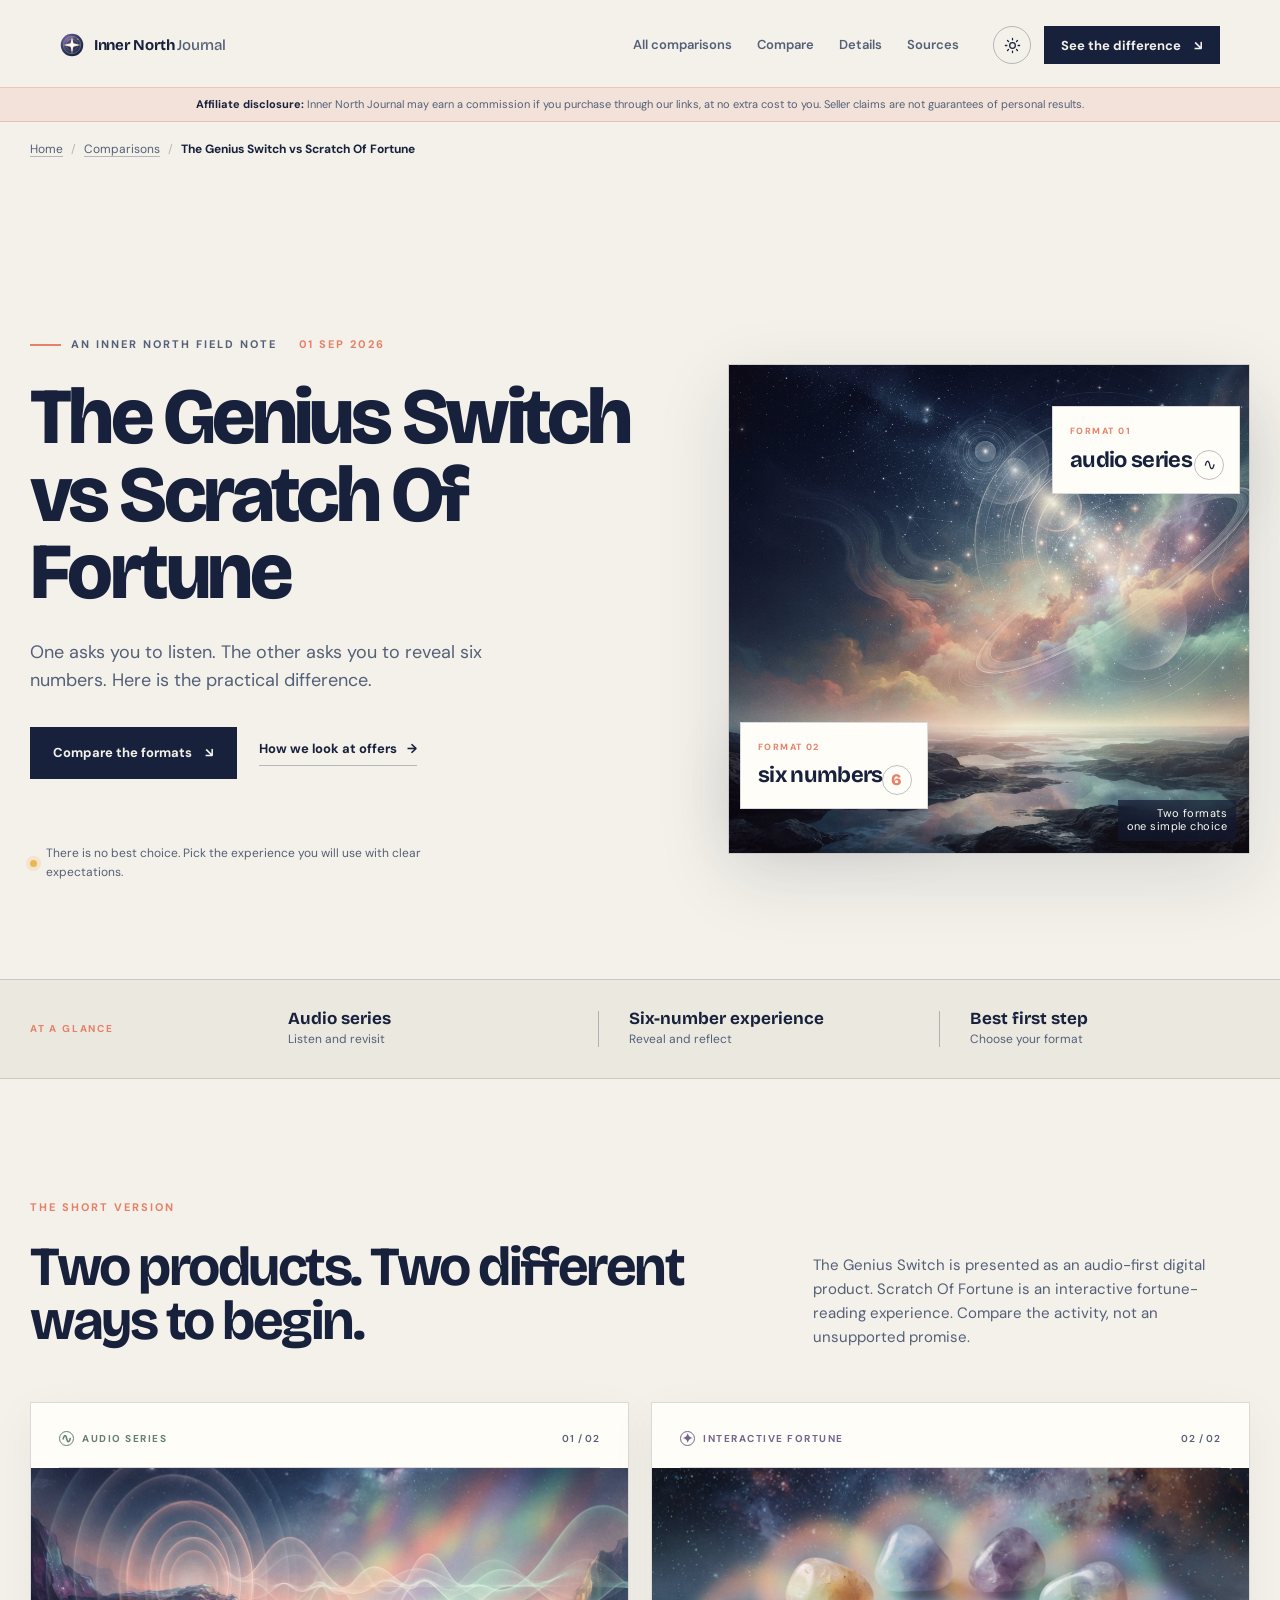
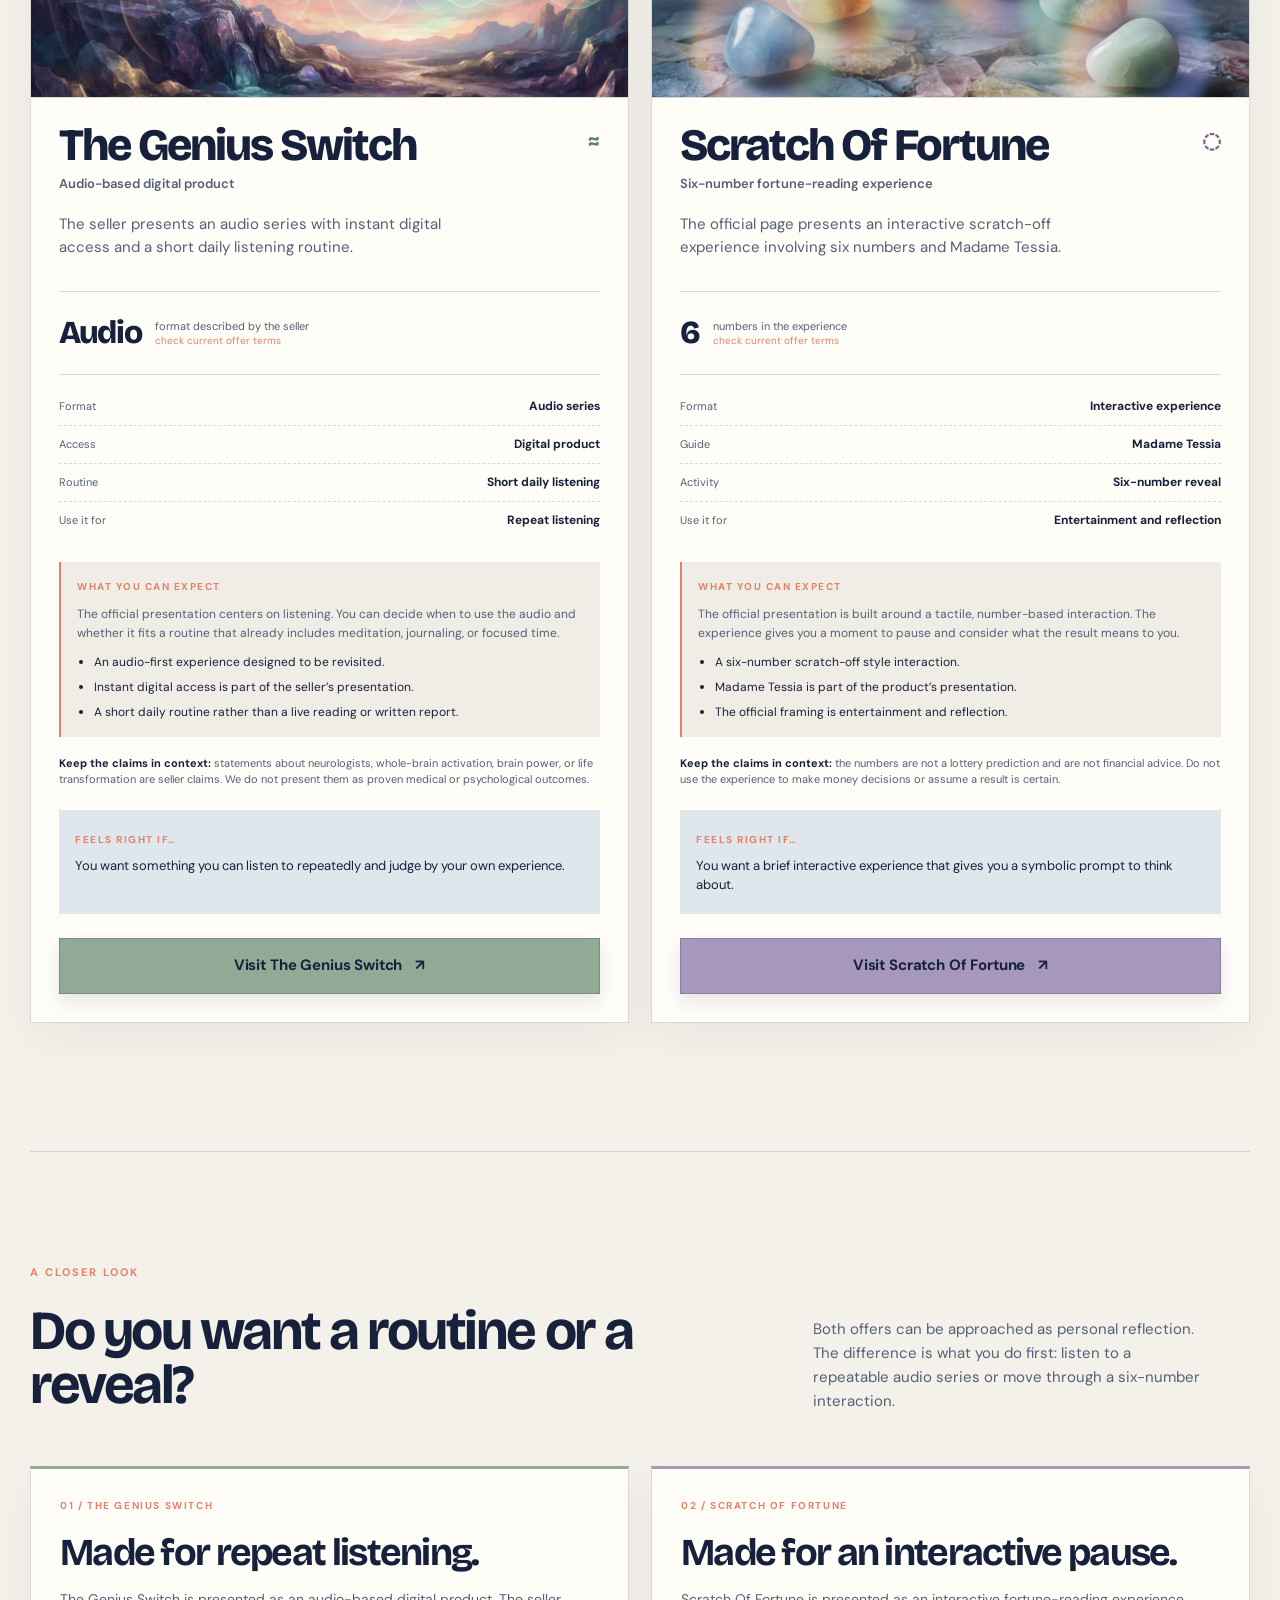
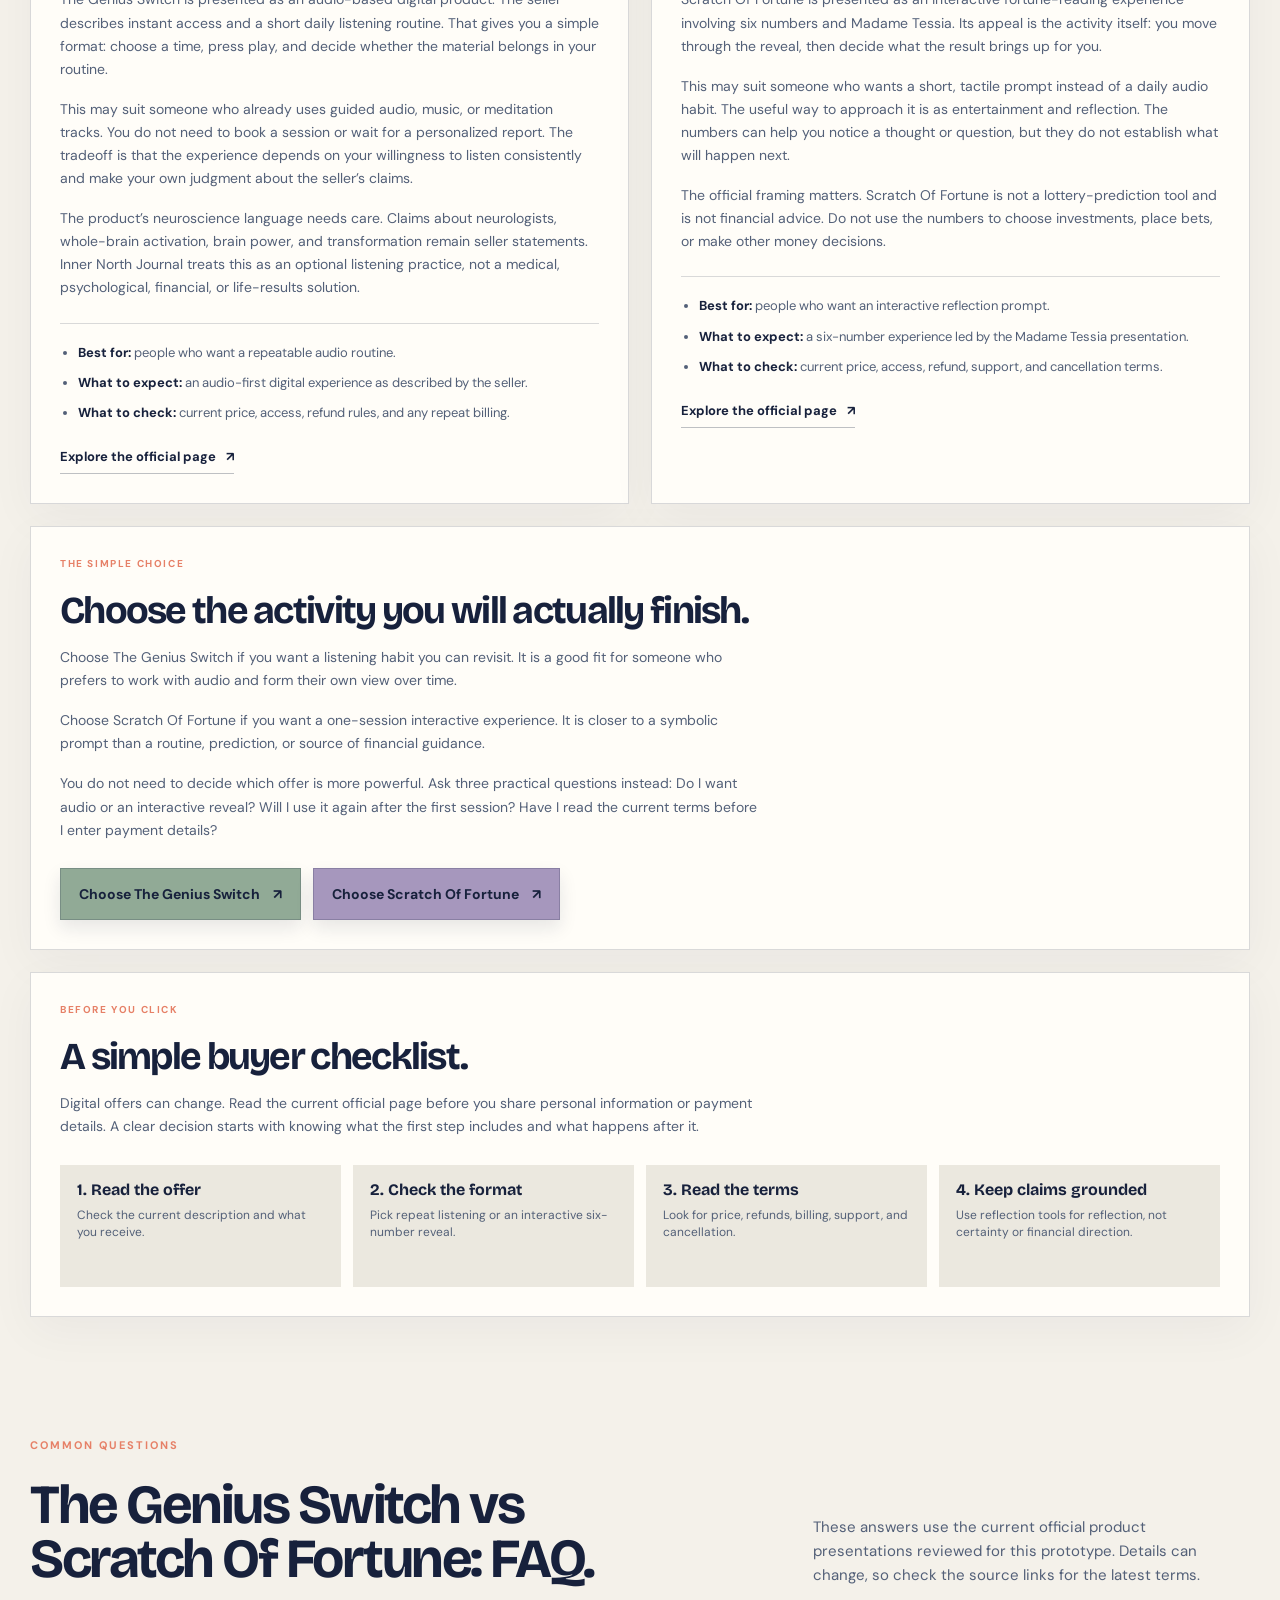
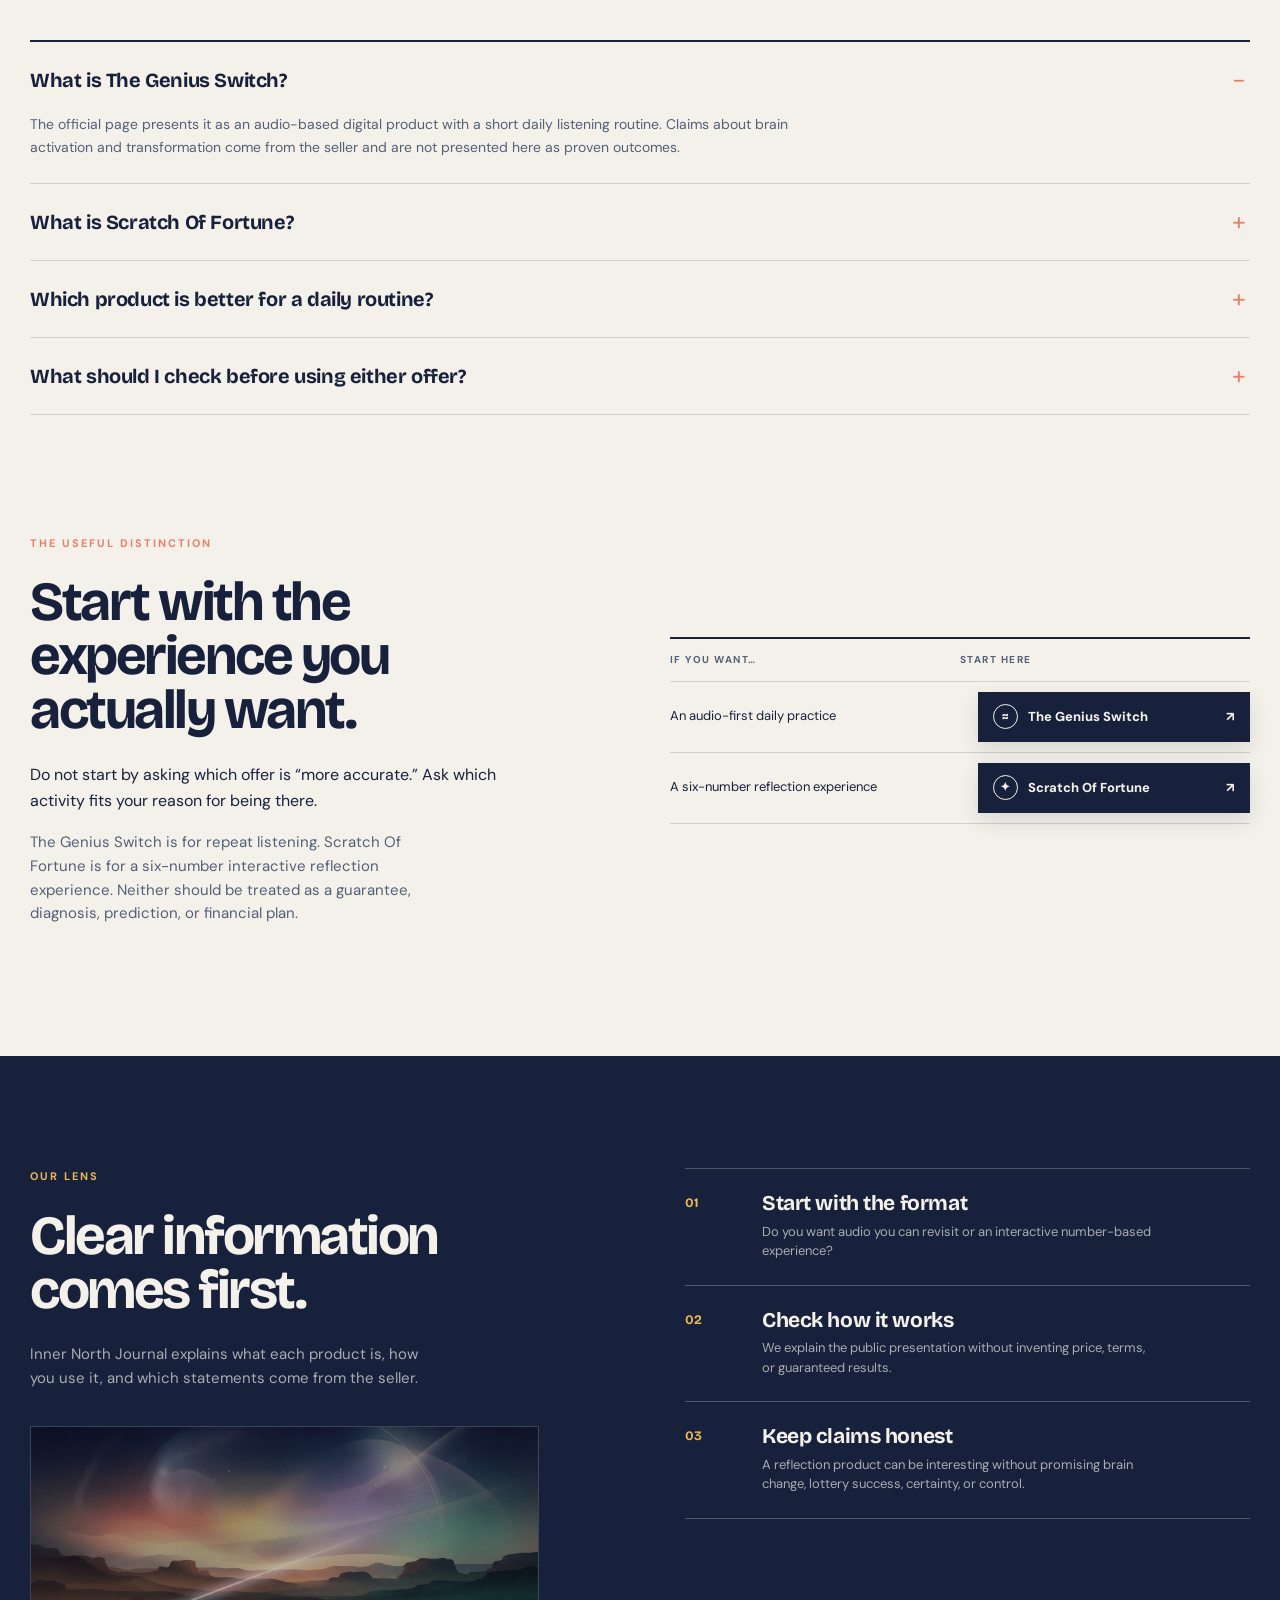
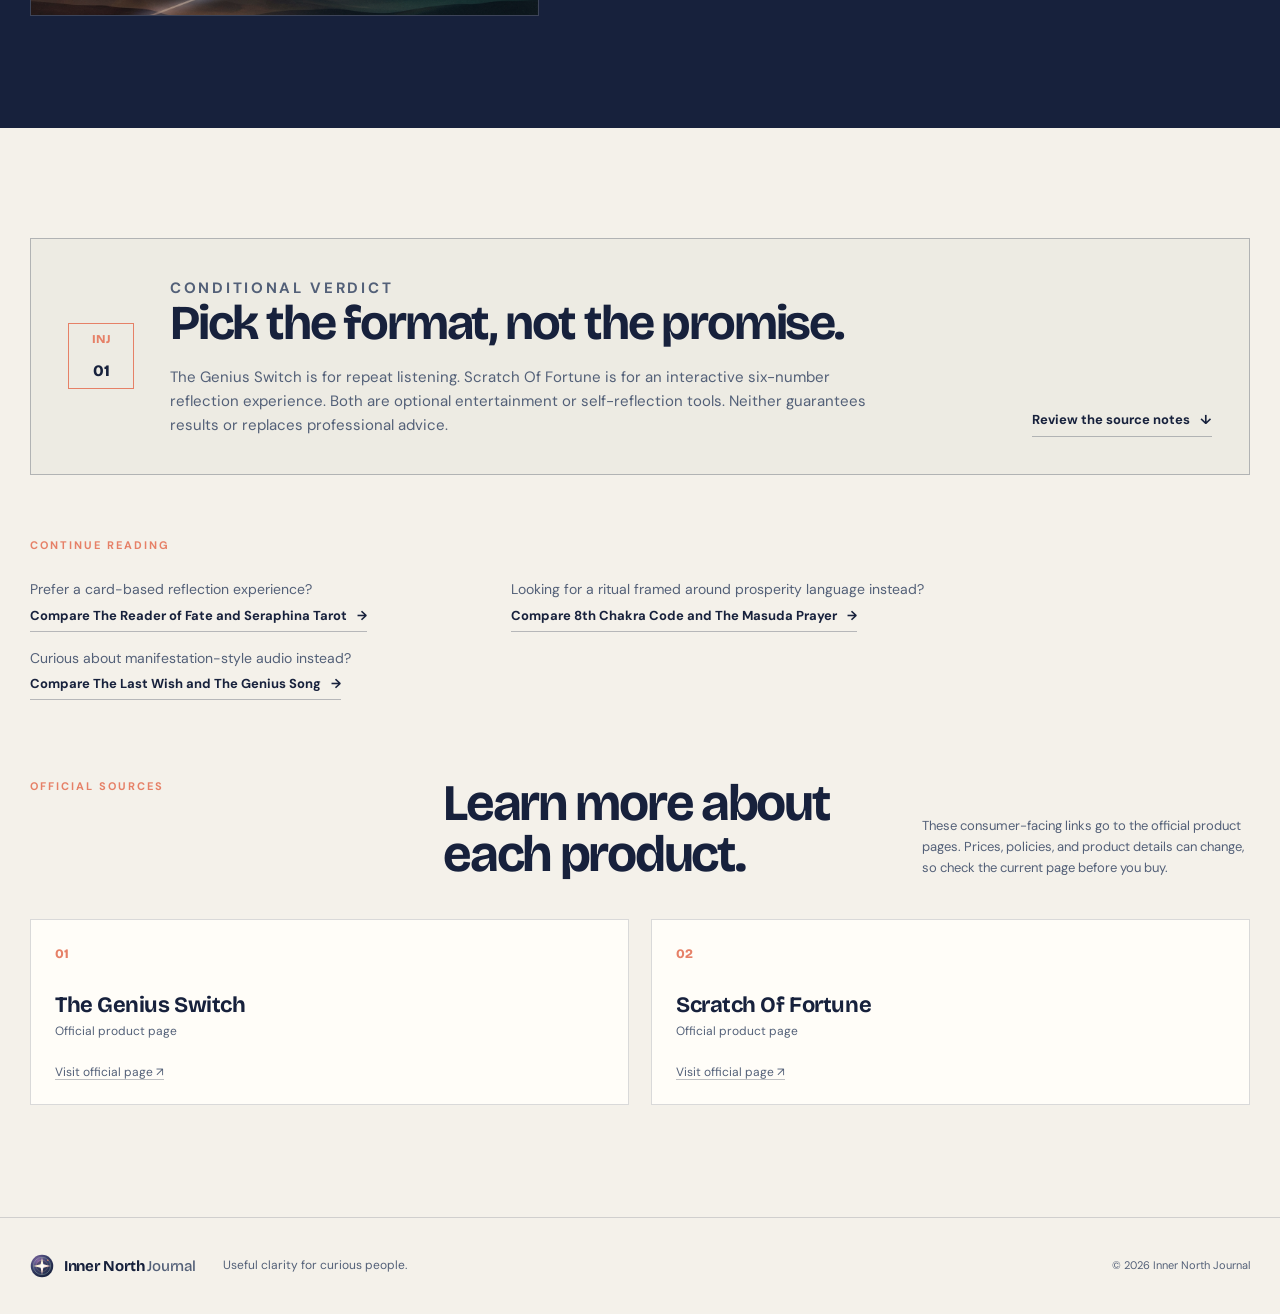
<file: the-genius-switch-vs-scratch-of-fortune/index.html>
<!doctype html>
<html lang="en" data-theme="light">
  <head>
    <meta charset="utf-8" />
    <meta name="viewport" content="width=device-width, initial-scale=1" />
    <title>The Genius Switch vs Scratch Of Fortune | Inner North Journal</title>
    <meta name="description" content="A grounded comparison of The Genius Switch and Scratch Of Fortune: audio listening versus a six-number fortune experience, with buyer-fit notes and caveats." />
    <link rel="canonical" href="https://innernorthjournal.com/the-genius-switch-vs-scratch-of-fortune/" />
    <meta property="og:title" content="The Genius Switch vs Scratch Of Fortune | Inner North Journal" />
    <meta property="og:description" content="Audio listening versus a six-number fortune experience, compared by format, use, and buyer fit." />
    <meta property="og:type" content="article" />
    <meta property="og:url" content="https://innernorthjournal.com/the-genius-switch-vs-scratch-of-fortune/" />
    <meta property="og:image" content="https://innernorthjournal.com/og-image.jpg" />
    <meta property="og:image:alt" content="Inner North Journal comparison of The Genius Switch and Scratch Of Fortune" />
    <meta name="twitter:card" content="summary_large_image" />
    <meta name="twitter:title" content="The Genius Switch vs Scratch Of Fortune | Inner North Journal" />
    <meta name="twitter:description" content="Audio listening versus a six-number fortune experience, compared by format, use, and buyer fit." />
    <meta name="twitter:image" content="https://innernorthjournal.com/og-image.jpg" />
    <link rel="icon" href="../favicon.svg" type="image/svg+xml" />
    <link rel="alternate icon" href="../favicon.ico" sizes="16x16 32x32 48x48 64x64" />
    <link rel="apple-touch-icon" href="../apple-touch-icon.png" />
    <script type="application/ld+json">
      {
        "@context": "https://schema.org",
        "@type": "Article",
        "headline": "The Genius Switch vs Scratch Of Fortune",
        "description": "A grounded comparison of two branded digital spirituality offers.",
        "url": "https://innernorthjournal.com/the-genius-switch-vs-scratch-of-fortune/",
        "datePublished": "2026-08-31",
        "dateModified": "2026-09-05",
        "author": { "@type": "Organization", "name": "Inner North Journal", "url": "https://innernorthjournal.com/" },
        "publisher": { "@type": "Organization", "name": "Inner North Journal", "url": "https://innernorthjournal.com/" }
      }
    </script>
    <script type="application/ld+json">
      {
        "@context": "https://schema.org",
        "@type": "FAQPage",
        "mainEntity": [
          {
            "@type": "Question",
            "name": "What is The Genius Switch?",
            "acceptedAnswer": { "@type": "Answer", "text": "The official page presents The Genius Switch as an audio-based digital product with a short daily listening routine. Claims about brain activation and transformation come from the seller and are not presented here as proven outcomes." }
          },
          {
            "@type": "Question",
            "name": "What is Scratch Of Fortune?",
            "acceptedAnswer": { "@type": "Answer", "text": "The official page presents Scratch Of Fortune as an interactive experience involving six numbers and Madame Tessia. It is framed as entertainment and reflection, not lottery prediction or financial advice." }
          },
          {
            "@type": "Question",
            "name": "Which product is better for a daily routine?",
            "acceptedAnswer": { "@type": "Answer", "text": "Choose The Genius Switch if you want audio you can revisit. Choose Scratch Of Fortune if you want a one-session interactive experience to use as a reflection prompt." }
          },
          {
            "@type": "Question",
            "name": "What should I check before using either offer?",
            "acceptedAnswer": { "@type": "Answer", "text": "Check the current price, access steps, refund and cancellation rules, support, repeat billing, and what personal information the page asks for before you continue." }
          }
        ]
      }
    </script>
    <script type="application/ld+json">
      {
        "@context": "https://schema.org",
        "@type": "BreadcrumbList",
        "itemListElement": [
          { "@type": "ListItem", "position": 1, "name": "Inner North Journal", "item": "https://innernorthjournal.com/" },
          { "@type": "ListItem", "position": 2, "name": "Comparisons", "item": "https://innernorthjournal.com/#comparisons" },
          { "@type": "ListItem", "position": 3, "name": "The Genius Switch vs Scratch Of Fortune", "item": "https://innernorthjournal.com/the-genius-switch-vs-scratch-of-fortune/" }
        ]
      }
    </script>
    <link rel="preconnect" href="https://fonts.googleapis.com" />
    <link rel="preconnect" href="https://fonts.gstatic.com" crossorigin />
    <link href="https://fonts.googleapis.com/css2?family=Bricolage+Grotesque:opsz,wght@12..96,500;12..96,700;12..96,800&family=DM+Sans:wght@400;500;600;700&display=swap" rel="stylesheet" />
    <link rel="stylesheet" href="../styles.css?v=20260920-1" />
  </head>
  <body>
    <header class="site-header" id="top">
      <div class="progress" aria-hidden="true"><span id="progress-bar"></span></div>
      <nav class="nav-shell" aria-label="Primary navigation">
        <a class="wordmark" href="../" aria-label="Inner North Journal home"><img class="wordmark-mark" src="../favicon.svg" alt="" width="24" height="24" /><span>Inner North <em>Journal</em></span></a>
        <div class="nav-links"><a href="../#comparisons">All comparisons</a><a href="#compare">Compare</a><a href="#details">Details</a><a href="#sources">Sources</a></div>
        <div class="nav-actions">
          <button class="theme-toggle" type="button" id="theme-toggle" aria-label="Switch to dark theme">
            <svg class="icon icon-sun" viewBox="0 0 24 24" fill="none" stroke="currentColor" stroke-width="1.8" stroke-linecap="round" aria-hidden="true"><circle cx="12" cy="12" r="4"></circle><path d="M12 2v2M12 20v2M4.93 4.93l1.42 1.42M17.65 17.65l1.42 1.42M2 12h2M20 12h2M4.93 19.07l1.42-1.42M17.65 6.35l1.42-1.42"></path></svg>
            <svg class="icon icon-moon" viewBox="0 0 24 24" fill="none" stroke="currentColor" stroke-width="1.8" stroke-linecap="round" aria-hidden="true"><path d="M21 12.8A8.5 8.5 0 1 1 11.2 3 6.7 6.7 0 0 0 21 12.8Z"></path></svg>
          </button>
          <a class="nav-cta" href="#compare">See the difference <span aria-hidden="true">↘</span></a>
        </div>
        <button class="menu-toggle" type="button" aria-label="Open menu" aria-expanded="false" aria-controls="mobile-nav"><span></span><span></span></button>
      </nav>
      <div class="mobile-nav" id="mobile-nav" aria-hidden="true"><a href="../#comparisons">All comparisons</a><a href="#compare">Compare</a><a href="#details">Details</a><a href="#sources">Sources</a></div>
      <aside class="affiliate-bar" aria-label="Affiliate disclosure"><p><strong>Affiliate disclosure:</strong> Inner North Journal may earn a commission if you purchase through our links, at no extra cost to you. Seller claims are not guarantees of personal results.</p></aside>
    </header>

    <main>
      <nav class="breadcrumbs section-shell" aria-label="Breadcrumb"><ol><li><a href="../">Home</a></li><li class="breadcrumb-separator" aria-hidden="true">/</li><li><a href="../#comparisons">Comparisons</a></li><li class="breadcrumb-separator" aria-hidden="true">/</li><li aria-current="page">The Genius Switch vs Scratch Of Fortune</li></ol></nav>
      <section class="hero section-shell" aria-labelledby="page-title">
        <div class="hero-copy">
          <p class="eyebrow"><span class="eyebrow-line"></span> An Inner North field note <span class="eyebrow-date">01 Sep 2026</span></p>
          <h1 id="page-title">The Genius Switch vs Scratch Of Fortune</h1>
          <p class="hero-deck">One asks you to listen. The other asks you to reveal six numbers. Here is the practical difference.</p>
          <div class="hero-actions"><a class="button button-dark" href="#compare">Compare the formats <span aria-hidden="true">↘</span></a><a class="text-link" href="#method">How we look at offers <span aria-hidden="true">→</span></a></div>
          <div class="hero-note"><span class="note-dot"></span> There is no best choice. Pick the experience you will use with clear expectations.</div>
        </div>
        <div class="hero-visual" aria-label="Astral landscape framing an audio series and a six-number fortune experience">
          <img class="hero-art" src="../images/hero-astral-test.png" alt="Dreamlike indigo astral landscape with soft prismatic light" width="1200" height="896" />
          <div class="visual-card visual-card-top"><span class="mini-label">FORMAT 01</span><span class="mini-value">audio series</span><span class="mini-mark vibrations-mark" aria-hidden="true">∿</span></div>
          <div class="visual-card visual-card-bottom"><span class="mini-label">FORMAT 02</span><span class="mini-value">six numbers</span><span class="mini-mark number-mark" aria-hidden="true">6</span></div>
          <span class="visual-caption">Two formats<br />one simple choice</span>
        </div>
      </section>

      <section class="signal-strip" aria-label="Comparison summary"><div class="strip-shell"><span class="strip-label">At a glance</span><div class="strip-item"><strong>Audio series</strong><span>Listen and revisit</span></div><div class="strip-divider" aria-hidden="true"></div><div class="strip-item"><strong>Six-number experience</strong><span>Reveal and reflect</span></div><div class="strip-divider" aria-hidden="true"></div><div class="strip-item"><strong>Best first step</strong><span>Choose your format</span></div></div></section>

      <section class="compare-section section-shell" id="compare" aria-labelledby="compare-title">
        <div class="section-heading"><div><p class="section-kicker">The short version</p><h2 id="compare-title">Two products. Two different ways to begin.</h2></div><p class="section-intro">The Genius Switch is presented as an audio-first digital product. Scratch Of Fortune is an interactive fortune-reading experience. Compare the activity, not an unsupported promise.</p></div>
        <div class="product-grid">
          <article class="product-card vibrations-card">
            <div class="product-card-head"><div class="product-badge vibrations-badge"><span class="badge-vibrations" aria-hidden="true">∿</span> AUDIO SERIES</div><span class="product-index">01 / 02</span></div>
            <img class="product-art" src="../images/genius-switch-astral.png" alt="Translucent sound waves crossing a deep indigo astral landscape" width="1200" height="896" />
            <div class="product-title-row"><h3>The Genius Switch</h3><span class="product-symbol" aria-hidden="true">≈</span></div>
            <p class="product-name">Audio-based digital product</p><p class="product-summary">The seller presents an audio series with instant digital access and a short daily listening routine.</p>
            <div class="product-price"><span class="price-value">Audio</span><span class="price-note">format described by the seller<br /><small>check current offer terms</small></span></div>
            <div class="detail-list"><div class="detail-row"><span class="detail-label">Format</span><strong>Audio series</strong></div><div class="detail-row"><span class="detail-label">Access</span><strong>Digital product</strong></div><div class="detail-row"><span class="detail-label">Routine</span><strong>Short daily listening</strong></div><div class="detail-row"><span class="detail-label">Use it for</span><strong>Repeat listening</strong></div></div>
            <div class="what-you-get"><p class="fit-label">What you can expect</p><p>The official presentation centers on listening. You can decide when to use the audio and whether it fits a routine that already includes meditation, journaling, or focused time.</p><ul><li>An audio-first experience designed to be revisited.</li><li>Instant digital access is part of the seller’s presentation.</li><li>A short daily routine rather than a live reading or written report.</li></ul></div>
            <div class="check-note"><strong>Keep the claims in context:</strong> statements about neurologists, whole-brain activation, brain power, or life transformation are seller claims. We do not present them as proven medical or psychological outcomes.</div>
            <div class="fit-box"><span class="fit-label">Feels right if…</span><p>You want something you can listen to repeatedly and judge by your own experience.</p></div>
            <a class="button button-vibrations" href="https://368c4itey1vdz93dk6h9va1kbd.hop.clickbank.net" target="_blank" rel="sponsored nofollow noopener noreferrer">Visit The Genius Switch <span aria-hidden="true">↗</span></a>
          </article>

          <article class="product-card seer-card">
            <div class="product-card-head"><div class="product-badge seer-badge"><span class="badge-seer" aria-hidden="true">✦</span> INTERACTIVE FORTUNE</div><span class="product-index">02 / 02</span></div>
            <img class="product-art" src="../images/scratch-fortune-astral.png" alt="Six luminous celestial stones floating above a prismatic astral landscape" width="1200" height="896" />
            <div class="product-title-row"><h3>Scratch Of Fortune</h3><span class="product-symbol" aria-hidden="true">◌</span></div>
            <p class="product-name">Six-number fortune-reading experience</p><p class="product-summary">The official page presents an interactive scratch-off experience involving six numbers and Madame Tessia.</p>
            <div class="product-price"><span class="price-value">6</span><span class="price-note">numbers in the experience<br /><small>check current offer terms</small></span></div>
            <div class="detail-list"><div class="detail-row"><span class="detail-label">Format</span><strong>Interactive experience</strong></div><div class="detail-row"><span class="detail-label">Guide</span><strong>Madame Tessia</strong></div><div class="detail-row"><span class="detail-label">Activity</span><strong>Six-number reveal</strong></div><div class="detail-row"><span class="detail-label">Use it for</span><strong>Entertainment and reflection</strong></div></div>
            <div class="what-you-get"><p class="fit-label">What you can expect</p><p>The official presentation is built around a tactile, number-based interaction. The experience gives you a moment to pause and consider what the result means to you.</p><ul><li>A six-number scratch-off style interaction.</li><li>Madame Tessia is part of the product’s presentation.</li><li>The official framing is entertainment and reflection.</li></ul></div>
            <div class="check-note"><strong>Keep the claims in context:</strong> the numbers are not a lottery prediction and are not financial advice. Do not use the experience to make money decisions or assume a result is certain.</div>
            <div class="fit-box"><span class="fit-label">Feels right if…</span><p>You want a brief interactive experience that gives you a symbolic prompt to think about.</p></div>
            <a class="button button-seer" href="https://75481aqo-1wky78kv0tc5tz27t.hop.clickbank.net" target="_blank" rel="sponsored nofollow noopener noreferrer">Visit Scratch Of Fortune <span aria-hidden="true">↗</span></a>
          </article>
        </div>
      </section>

      <section class="details-section section-shell" id="details" aria-labelledby="details-title">
        <div class="section-heading"><div><p class="section-kicker">A closer look</p><h2 id="details-title">Do you want a routine or a reveal?</h2></div><p class="section-intro">Both offers can be approached as personal reflection. The difference is what you do first: listen to a repeatable audio series or move through a six-number interaction.</p></div>
        <div class="details-grid">
          <article class="details-card details-card-vibrations"><p class="details-number">01 / THE GENIUS SWITCH</p><h3>Made for repeat listening.</h3><p>The Genius Switch is presented as an audio-based digital product. The seller describes instant access and a short daily listening routine. That gives you a simple format: choose a time, press play, and decide whether the material belongs in your routine.</p><p>This may suit someone who already uses guided audio, music, or meditation tracks. You do not need to book a session or wait for a personalized report. The tradeoff is that the experience depends on your willingness to listen consistently and make your own judgment about the seller’s claims.</p><p>The product’s neuroscience language needs care. Claims about neurologists, whole-brain activation, brain power, and transformation remain seller statements. Inner North Journal treats this as an optional listening practice, not a medical, psychological, financial, or life-results solution.</p><ul class="details-list"><li><strong>Best for:</strong> people who want a repeatable audio routine.</li><li><strong>What to expect:</strong> an audio-first digital experience as described by the seller.</li><li><strong>What to check:</strong> current price, access, refund rules, and any repeat billing.</li></ul><a class="text-link details-cta" href="https://368c4itey1vdz93dk6h9va1kbd.hop.clickbank.net" target="_blank" rel="sponsored nofollow noopener noreferrer">Explore the official page <span aria-hidden="true">↗</span></a></article>
          <article class="details-card details-card-seer"><p class="details-number">02 / SCRATCH OF FORTUNE</p><h3>Made for an interactive pause.</h3><p>Scratch Of Fortune is presented as an interactive fortune-reading experience involving six numbers and Madame Tessia. Its appeal is the activity itself: you move through the reveal, then decide what the result brings up for you.</p><p>This may suit someone who wants a short, tactile prompt instead of a daily audio habit. The useful way to approach it is as entertainment and reflection. The numbers can help you notice a thought or question, but they do not establish what will happen next.</p><p>The official framing matters. Scratch Of Fortune is not a lottery-prediction tool and is not financial advice. Do not use the numbers to choose investments, place bets, or make other money decisions.</p><ul class="details-list"><li><strong>Best for:</strong> people who want an interactive reflection prompt.</li><li><strong>What to expect:</strong> a six-number experience led by the Madame Tessia presentation.</li><li><strong>What to check:</strong> current price, access, refund, support, and cancellation terms.</li></ul><a class="text-link details-cta" href="https://75481aqo-1wky78kv0tc5tz27t.hop.clickbank.net" target="_blank" rel="sponsored nofollow noopener noreferrer">Explore the official page <span aria-hidden="true">↗</span></a></article>
          <article class="details-card details-card-wide"><p class="details-number">THE SIMPLE CHOICE</p><h3>Choose the activity you will actually finish.</h3><p>Choose The Genius Switch if you want a listening habit you can revisit. It is a good fit for someone who prefers to work with audio and form their own view over time.</p><p>Choose Scratch Of Fortune if you want a one-session interactive experience. It is closer to a symbolic prompt than a routine, prediction, or source of financial guidance.</p><p>You do not need to decide which offer is more powerful. Ask three practical questions instead: Do I want audio or an interactive reveal? Will I use it again after the first session? Have I read the current terms before I enter payment details?</p><div class="decision-ctas"><a class="button button-vibrations" href="https://368c4itey1vdz93dk6h9va1kbd.hop.clickbank.net" target="_blank" rel="sponsored nofollow noopener noreferrer">Choose The Genius Switch <span aria-hidden="true">↗</span></a><a class="button button-seer" href="https://75481aqo-1wky78kv0tc5tz27t.hop.clickbank.net" target="_blank" rel="sponsored nofollow noopener noreferrer">Choose Scratch Of Fortune <span aria-hidden="true">↗</span></a></div></article>
          <article class="details-card details-card-wide details-card-checklist"><p class="details-number">BEFORE YOU CLICK</p><h3>A simple buyer checklist.</h3><p>Digital offers can change. Read the current official page before you share personal information or payment details. A clear decision starts with knowing what the first step includes and what happens after it.</p><div class="checklist-grid"><div><strong>1. Read the offer</strong><span>Check the current description and what you receive.</span></div><div><strong>2. Check the format</strong><span>Pick repeat listening or an interactive six-number reveal.</span></div><div><strong>3. Read the terms</strong><span>Look for price, refunds, billing, support, and cancellation.</span></div><div><strong>4. Keep claims grounded</strong><span>Use reflection tools for reflection, not certainty or financial direction.</span></div></div></article>
        </div>
      </section>

      <section class="faq-section section-shell" aria-labelledby="faq-title"><div class="section-heading"><div><p class="section-kicker">Common questions</p><h2 id="faq-title">The Genius Switch vs Scratch Of Fortune: FAQ.</h2></div><p class="section-intro">These answers use the current official product presentations reviewed for this prototype. Details can change, so check the source links for the latest terms.</p></div><div class="faq-list"><details open><summary>What is The Genius Switch?</summary><p>The official page presents it as an audio-based digital product with a short daily listening routine. Claims about brain activation and transformation come from the seller and are not presented here as proven outcomes.</p></details><details><summary>What is Scratch Of Fortune?</summary><p>The official page presents it as an interactive experience involving six numbers and Madame Tessia. It is framed as entertainment and reflection, not lottery prediction or financial advice.</p></details><details><summary>Which product is better for a daily routine?</summary><p>Choose The Genius Switch if you want audio you can revisit. Choose Scratch Of Fortune if you want a one-session interactive experience to use as a reflection prompt.</p></details><details><summary>What should I check before using either offer?</summary><p>Check the current price, access steps, refund and cancellation rules, support, repeat billing, and what personal information the page asks for before you continue.</p></details></div></section>

      <section class="decision-section section-shell" aria-labelledby="decision-title"><div class="decision-aside"><p class="section-kicker">The useful distinction</p><h2 id="decision-title">Start with the experience you actually want.</h2><p>Do not start by asking which offer is “more accurate.” Ask which activity fits your reason for being there.</p><p class="decision-followup">The Genius Switch is for repeat listening. Scratch Of Fortune is for a six-number interactive reflection experience. Neither should be treated as a guarantee, diagnosis, prediction, or financial plan.</p></div><table class="decision-table" aria-label="Decision guide"><thead><tr class="decision-row decision-header"><th scope="col">If you want…</th><th scope="col">Start here</th></tr></thead><tbody><tr class="decision-row"><th scope="row">An audio-first daily practice</th><td><a class="decision-product-link decision-product-vibrations" href="https://368c4itey1vdz93dk6h9va1kbd.hop.clickbank.net" target="_blank" rel="sponsored nofollow noopener noreferrer"><span class="row-mark row-vibrations" aria-hidden="true">≈</span> The Genius Switch <span aria-hidden="true">↗</span></a></td></tr><tr class="decision-row"><th scope="row">A six-number reflection experience</th><td><a class="decision-product-link decision-product-seer" href="https://75481aqo-1wky78kv0tc5tz27t.hop.clickbank.net" target="_blank" rel="sponsored nofollow noopener noreferrer"><span class="row-mark row-seer" aria-hidden="true">✦</span> Scratch Of Fortune <span aria-hidden="true">↗</span></a></td></tr></tbody></table></section>

      <section class="method-section" id="method" aria-labelledby="method-title"><div class="method-shell section-shell"><div class="method-intro"><p class="section-kicker">Our lens</p><h2 id="method-title">Clear information comes first.</h2><p>Inner North Journal explains what each product is, how you use it, and which statements come from the seller.</p><img class="method-art" src="../images/editorial-lens-astral.png" alt="A narrow beam of light crossing a calm cosmic horizon" width="1376" height="768" /></div><div class="method-list"><div class="method-item"><span class="method-number">01</span><div><h3>Start with the format</h3><p>Do you want audio you can revisit or an interactive number-based experience?</p></div></div><div class="method-item"><span class="method-number">02</span><div><h3>Check how it works</h3><p>We explain the public presentation without inventing price, terms, or guaranteed results.</p></div></div><div class="method-item"><span class="method-number">03</span><div><h3>Keep claims honest</h3><p>A reflection product can be interesting without promising brain change, lottery success, certainty, or control.</p></div></div></div></div></section>

      <section class="verdict-section section-shell" aria-labelledby="verdict-title"><div class="verdict-card"><div class="verdict-stamp" aria-hidden="true">INJ<br /><span>01</span></div><div><p class="section-kicker">Conditional verdict</p><h2 id="verdict-title">Pick the format, not the promise.</h2><p>The Genius Switch is for repeat listening. Scratch Of Fortune is for an interactive six-number reflection experience. Both are optional entertainment or self-reflection tools. Neither guarantees results or replaces professional advice.</p></div><a class="text-link verdict-link" href="#sources">Review the source notes <span aria-hidden="true">↓</span></a></div></section>

      <section class="related-section section-shell" aria-labelledby="related-title"><p class="section-kicker" id="related-title">Continue reading</p><ul class="related-links"><li>Prefer a card-based reflection experience?<br /><a class="text-link" href="../the-reader-of-fate-vs-seraphina-tarot/">Compare The Reader of Fate and Seraphina Tarot <span aria-hidden="true">→</span></a></li><li>Looking for a ritual framed around prosperity language instead?<br /><a class="text-link" href="../the-8th-chakra-code-vs-the-masuda-prayer/">Compare 8th Chakra Code and The Masuda Prayer <span aria-hidden="true">→</span></a></li><li>Curious about manifestation-style audio instead?<br /><a class="text-link" href="../the-last-wish-vs-the-genius-song/">Compare The Last Wish and The Genius Song <span aria-hidden="true">→</span></a></li></ul></section>

      <section class="sources-section section-shell" id="sources" aria-labelledby="sources-title"><div class="sources-heading"><p class="section-kicker">Official sources</p><h2 id="sources-title">Learn more about each product.</h2><p>These consumer-facing links go to the official product pages. Prices, policies, and product details can change, so check the current page before you buy.</p></div><div class="source-grid"><article class="source-card"><span class="source-number">01</span><strong>The Genius Switch</strong><span class="source-type">Official product page</span><div class="source-links"><a href="https://geniusswitchoriginal.com/" target="_blank" rel="noopener noreferrer">Visit official page <span aria-hidden="true">↗</span></a></div></article><article class="source-card"><span class="source-number">02</span><strong>Scratch Of Fortune</strong><span class="source-type">Official product page</span><div class="source-links"><a href="https://scratch-fortune.com/" target="_blank" rel="noopener noreferrer">Visit official page <span aria-hidden="true">↗</span></a></div></article></div></section>
    </main>

    <footer class="site-footer"><div class="footer-shell"><a class="wordmark footer-wordmark" href="../"><img class="wordmark-mark" src="../favicon.svg" alt="" width="24" height="24" /><span>Inner North <em>Journal</em></span></a><p>Useful clarity for curious people.</p><span class="footer-date">© <span id="copyright-year">2026</span> Inner North Journal</span></div></footer>
    <script src="../script.js" defer></script>
  </body>
</html>
</file>
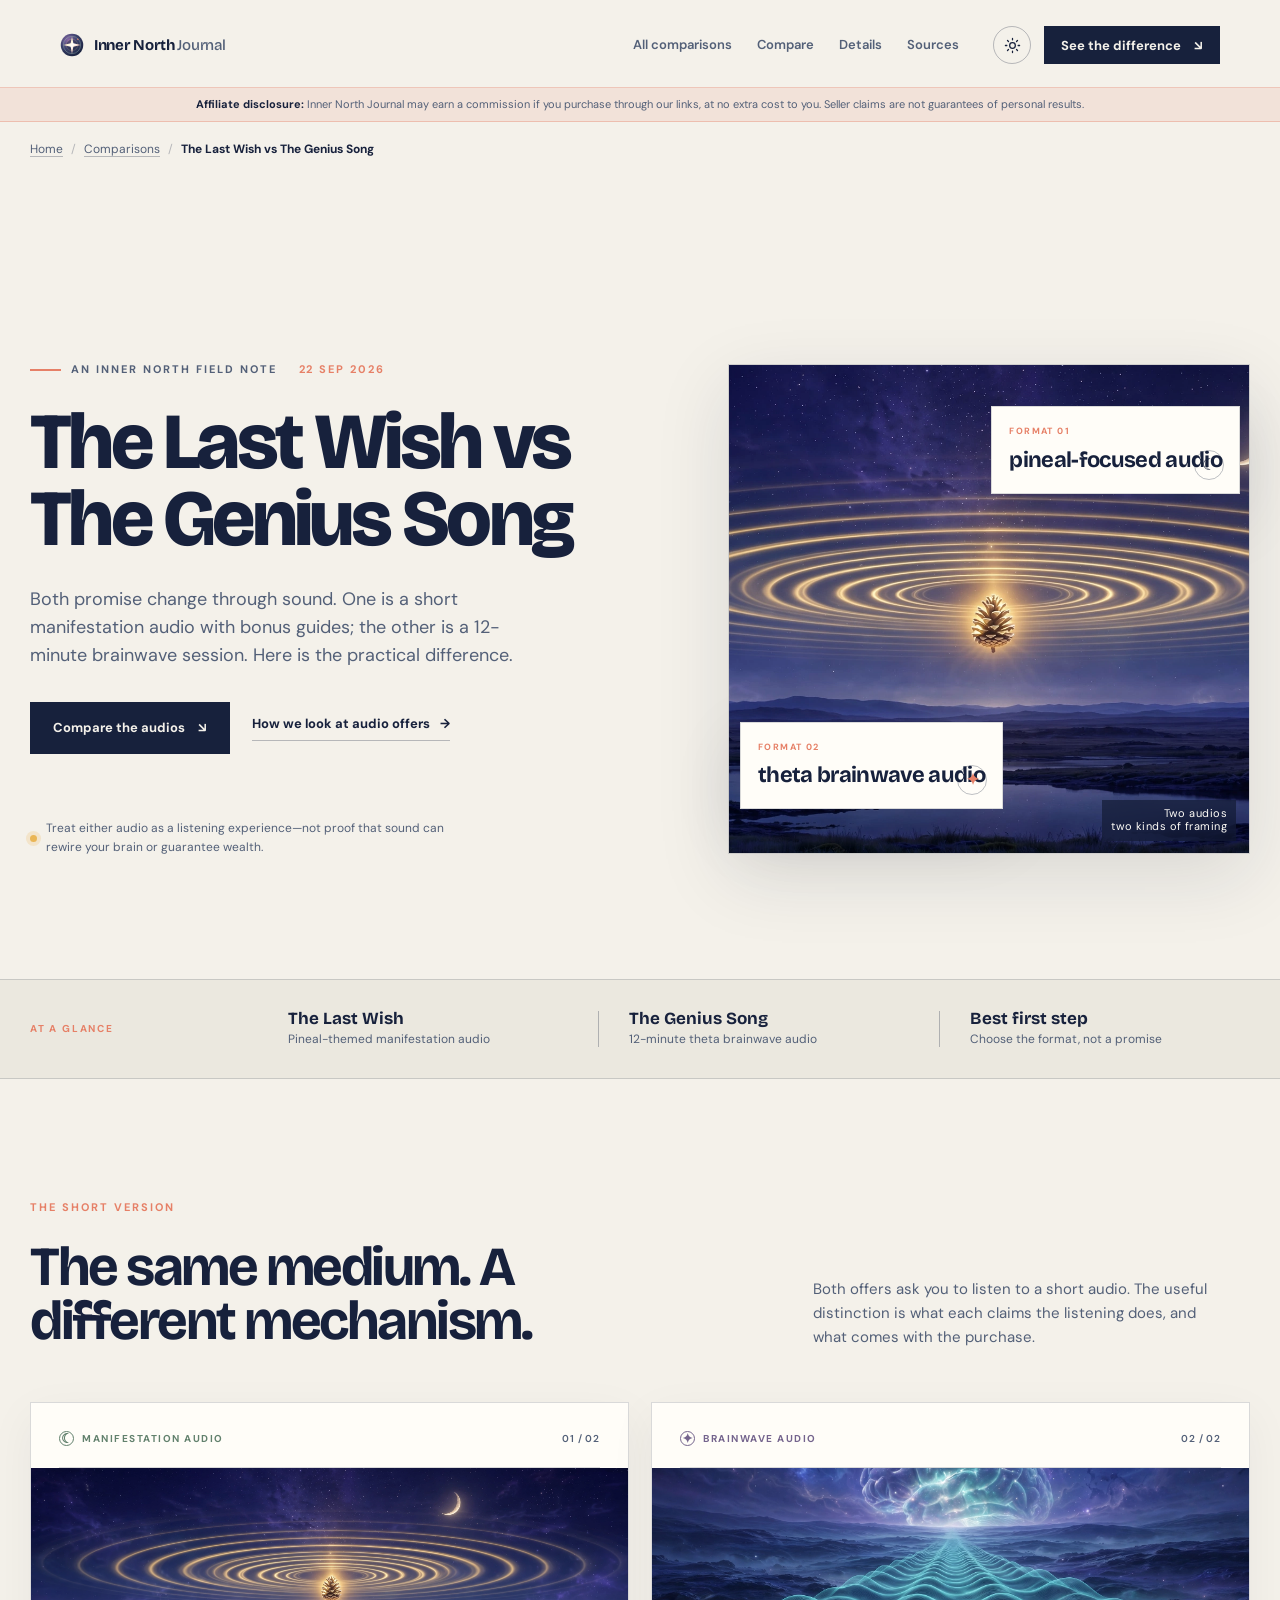
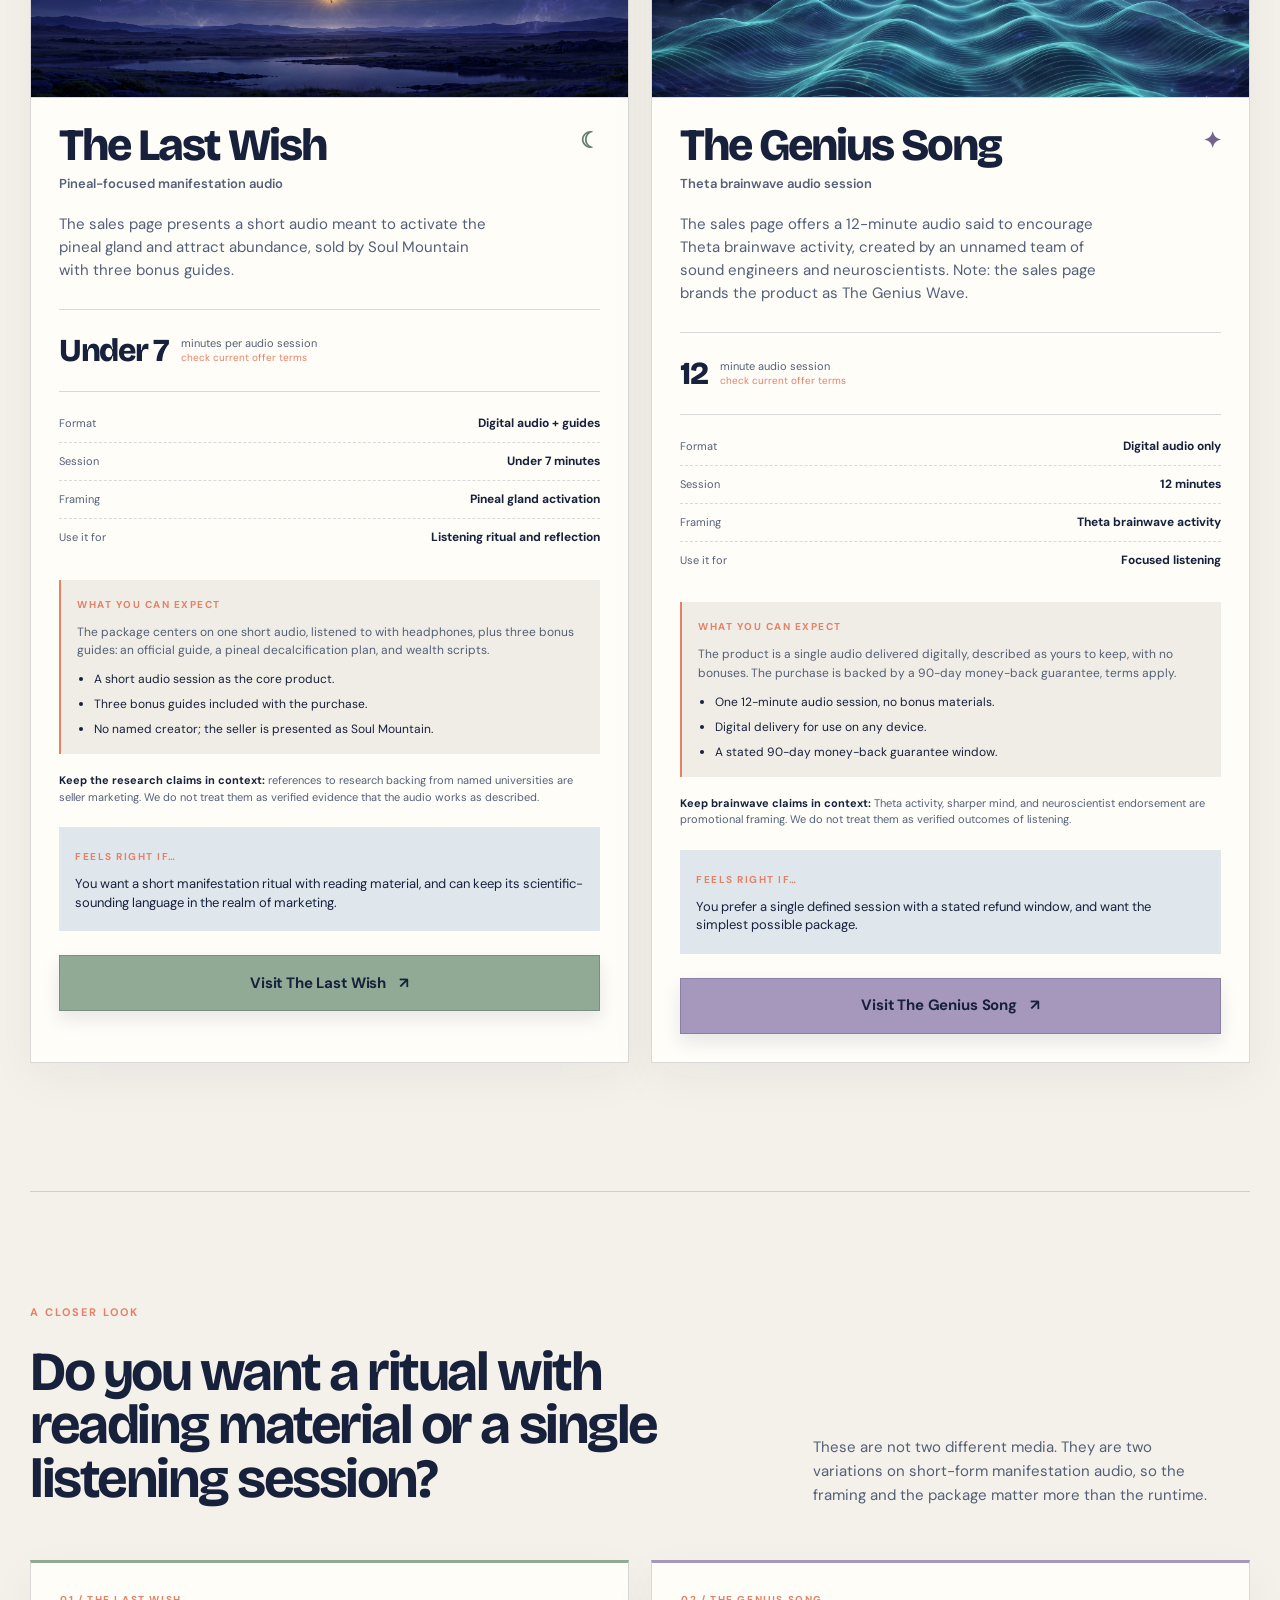
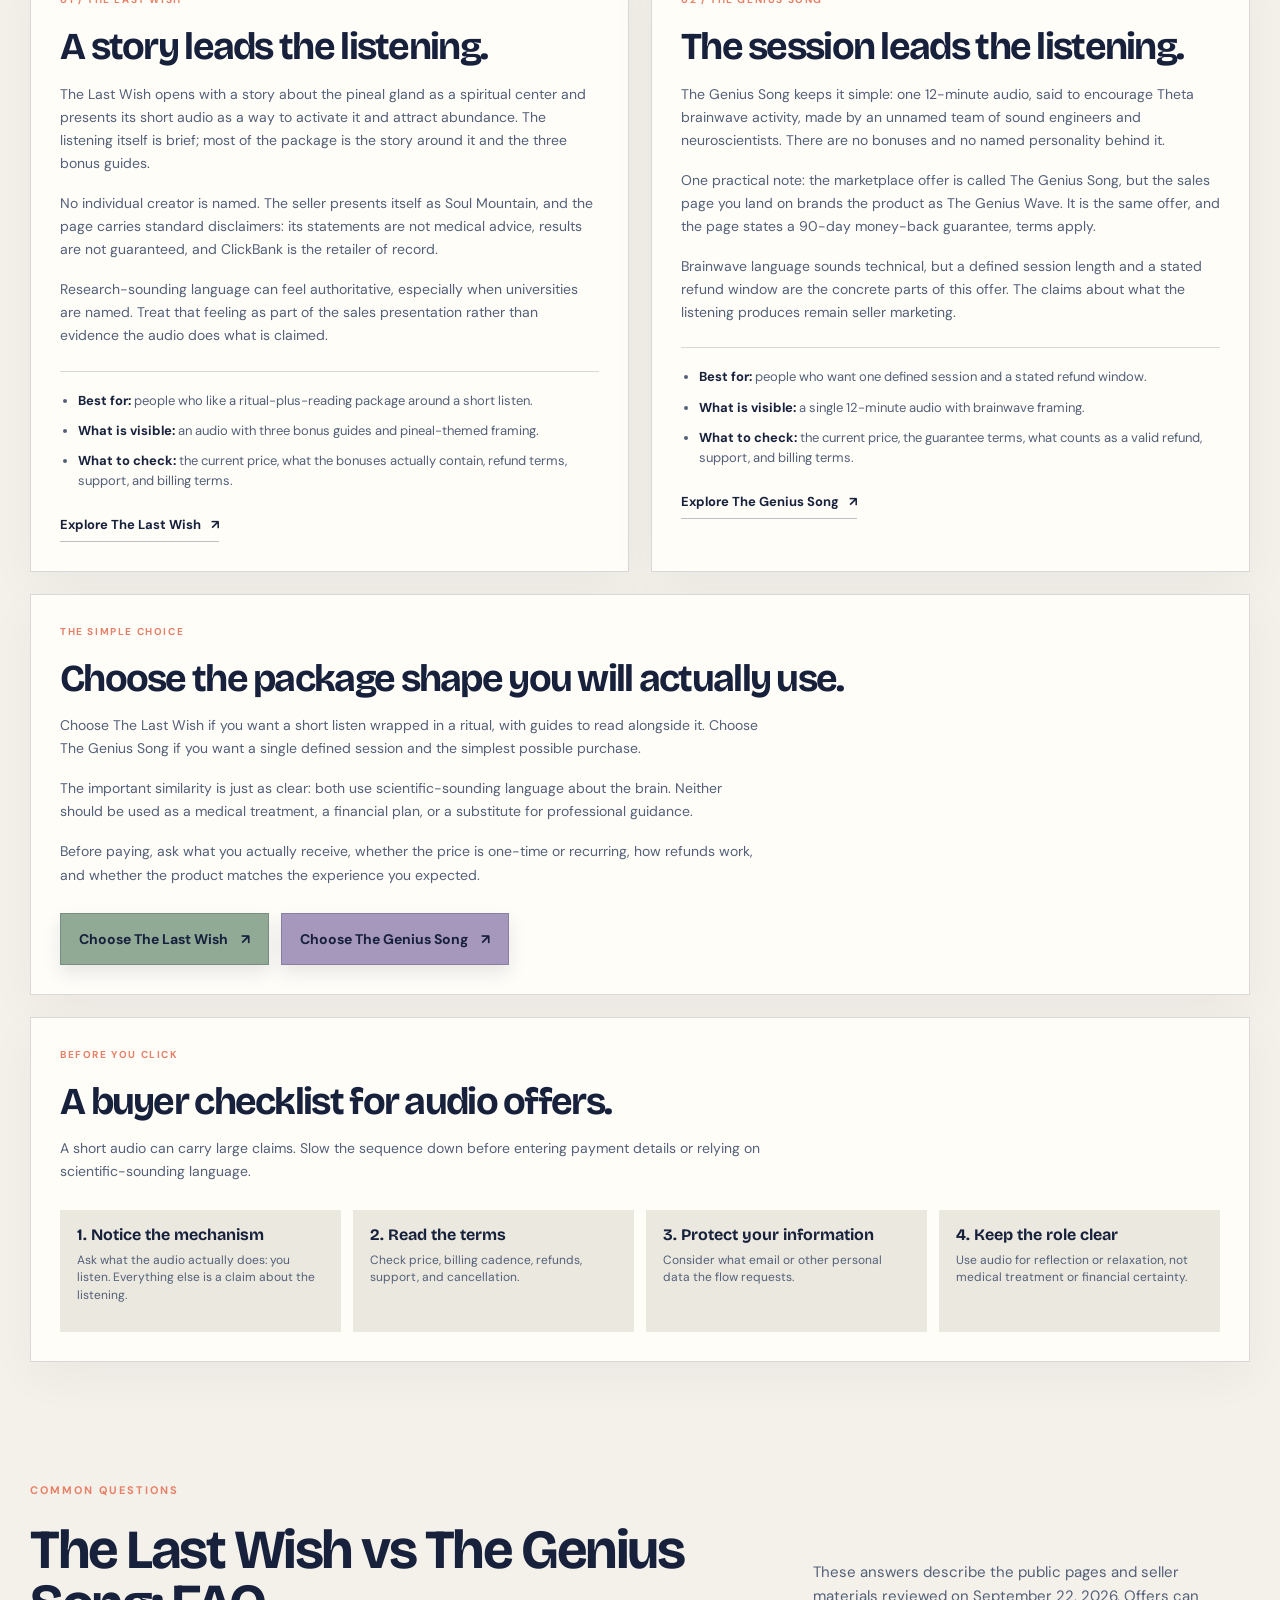
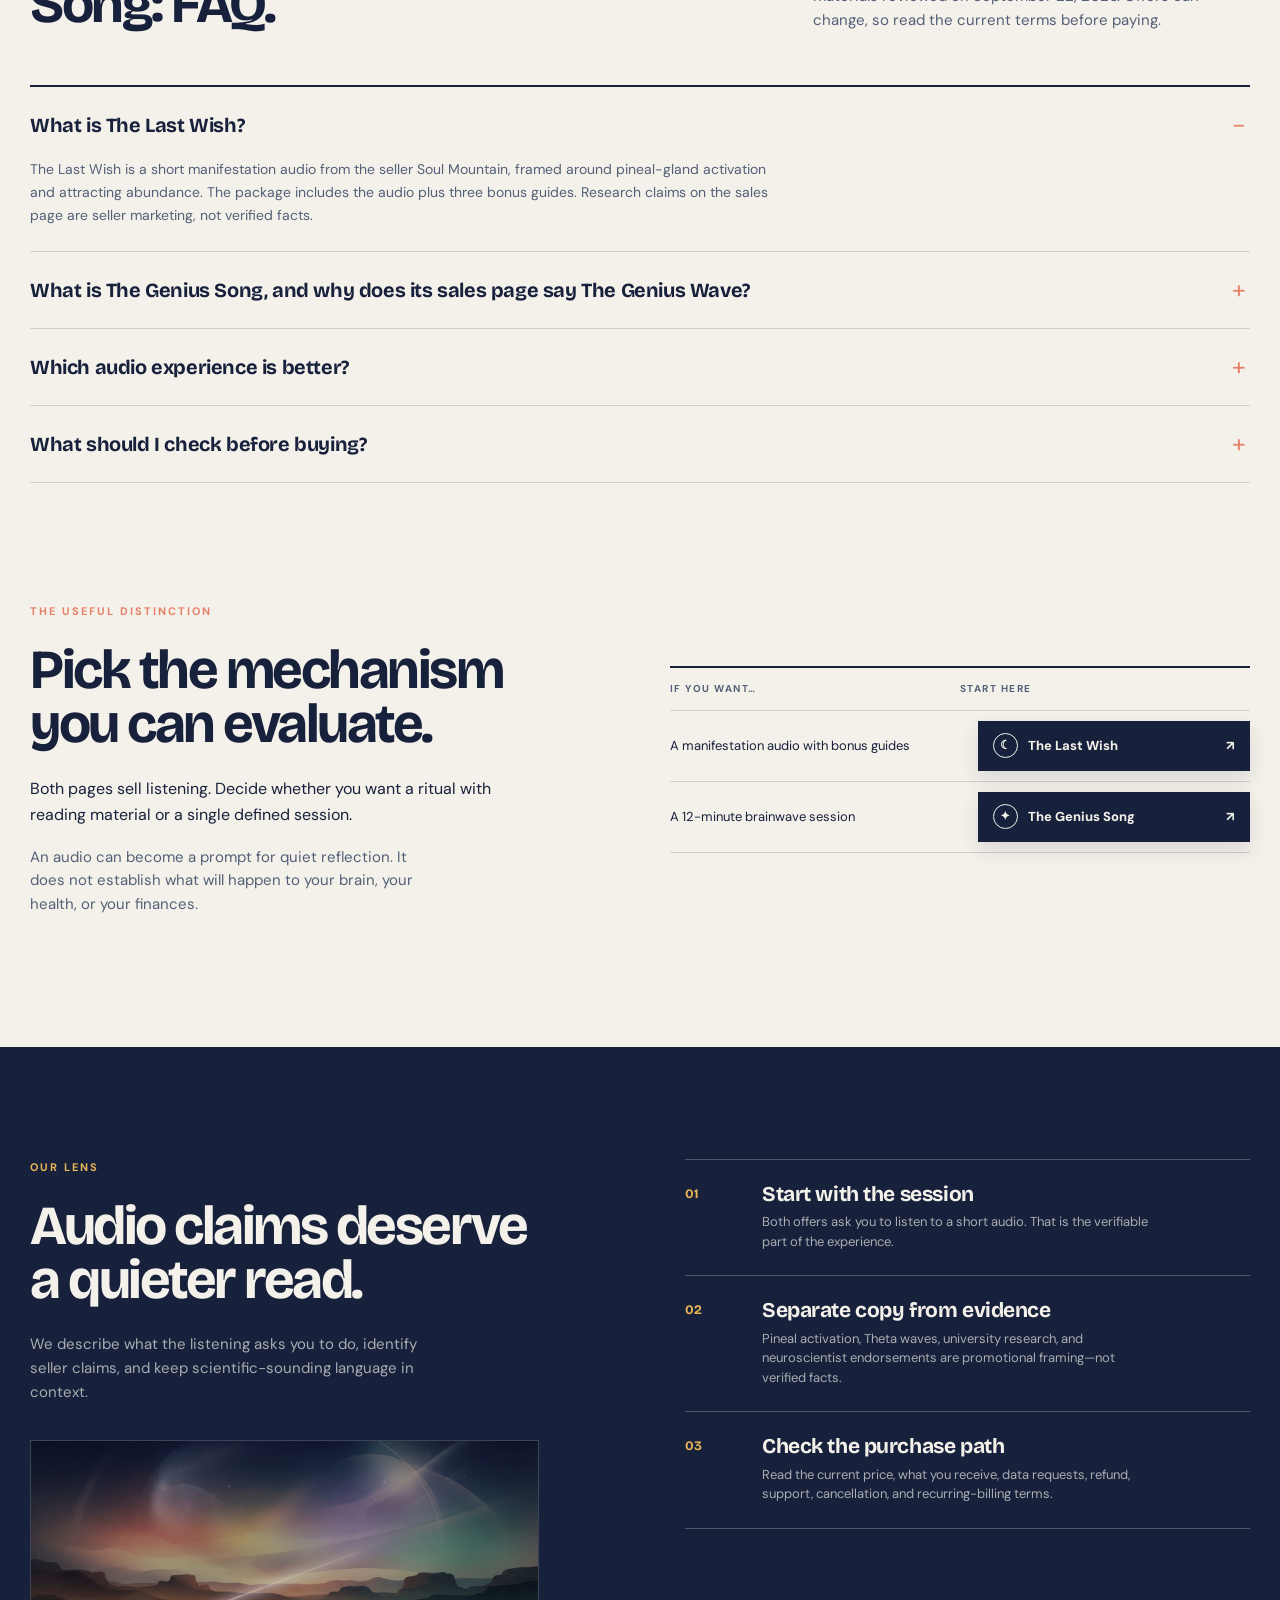
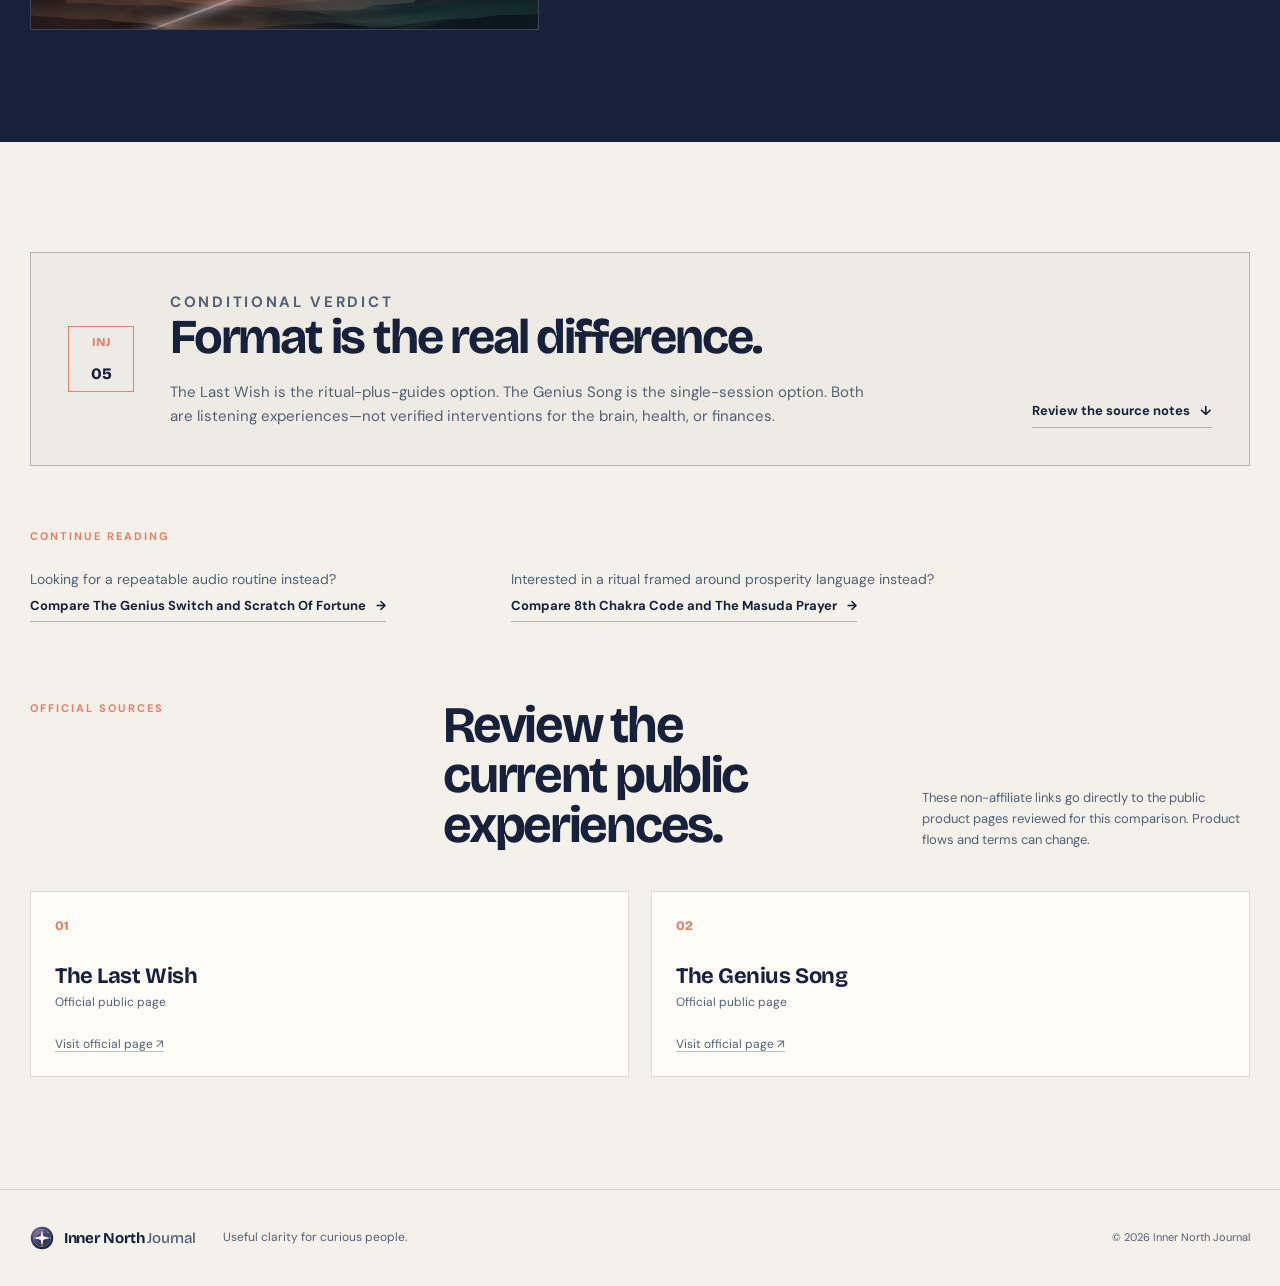
<file: the-last-wish-vs-the-genius-song/index.html>
<!doctype html>
<html lang="en" data-theme="light">
  <head>
    <meta charset="utf-8" />
    <meta name="viewport" content="width=device-width, initial-scale=1" />
    <title>The Last Wish vs The Genius Song | Inner North Journal</title>
    <meta name="description" content="A grounded comparison of The Last Wish and The Genius Song: two manifestation-style audio experiences compared by format, framing, cautions, and buyer fit." />
    <link rel="canonical" href="https://innernorthjournal.com/the-last-wish-vs-the-genius-song/" />
    <meta property="og:title" content="The Last Wish vs The Genius Song | Inner North Journal" />
    <meta property="og:description" content="Two manifestation-style audio experiences, compared by format, framing, cautions, and buyer fit." />
    <meta property="og:type" content="article" />
    <meta property="og:url" content="https://innernorthjournal.com/the-last-wish-vs-the-genius-song/" />
    <meta property="og:image" content="https://innernorthjournal.com/images/last-wish-astral.webp" />
    <meta property="og:image:alt" content="A glowing pinecone-shaped light radiating golden sound waves above a calm indigo astral landscape" />
    <meta name="twitter:card" content="summary_large_image" />
    <meta name="twitter:title" content="The Last Wish vs The Genius Song | Inner North Journal" />
    <meta name="twitter:description" content="Two manifestation-style audio experiences, compared by format, framing, cautions, and buyer fit." />
    <meta name="twitter:image" content="https://innernorthjournal.com/images/last-wish-astral.webp" />
    <link rel="icon" href="../favicon.svg" type="image/svg+xml" />
    <link rel="alternate icon" href="../favicon.ico" sizes="16x16 32x32 48x48 64x64" />
    <link rel="apple-touch-icon" href="../apple-touch-icon.png" />
    <script type="application/ld+json">
      {
        "@context": "https://schema.org",
        "@type": "Article",
        "headline": "The Last Wish vs The Genius Song",
        "description": "A grounded comparison of two manifestation-style audio experiences.",
        "image": "https://innernorthjournal.com/images/last-wish-astral.webp",
        "url": "https://innernorthjournal.com/the-last-wish-vs-the-genius-song/",
        "datePublished": "2026-09-22",
        "dateModified": "2026-09-22",
        "author": { "@type": "Organization", "name": "Inner North Journal", "url": "https://innernorthjournal.com/" },
        "publisher": { "@type": "Organization", "name": "Inner North Journal", "url": "https://innernorthjournal.com/" }
      }
    </script>
    <script type="application/ld+json">
      {
        "@context": "https://schema.org",
        "@type": "FAQPage",
        "mainEntity": [
          { "@type": "Question", "name": "What is The Last Wish?", "acceptedAnswer": { "@type": "Answer", "text": "The Last Wish is a short manifestation audio from the seller Soul Mountain, framed around pineal-gland activation and attracting abundance. The package includes the audio plus three bonus guides. Research claims on the sales page are seller marketing, not verified facts." } },
          { "@type": "Question", "name": "What is The Genius Song, and why does its sales page say The Genius Wave?", "acceptedAnswer": { "@type": "Answer", "text": "The Genius Song is the marketplace name for a 12-minute audio session said to encourage Theta brainwave activity. Its sales page brands the product as The Genius Wave. It is a single audio with no bonuses, backed by a 90-day money-back guarantee (terms apply)." } },
          { "@type": "Question", "name": "Which audio experience is better?", "acceptedAnswer": { "@type": "Answer", "text": "Neither is universally better. The Last Wish pairs its audio with three bonus guides and a pineal-themed ritual framing. The Genius Song is a single 12-minute session with a stated refund window. Choose the format you prefer and treat brainwave and manifestation claims as promotional framing." } },
          { "@type": "Question", "name": "What should I check before buying?", "acceptedAnswer": { "@type": "Answer", "text": "Check the current price, what you receive, refund and cancellation rules, support details, and whether any later step introduces repeat billing. Read the seller's disclaimers, and do not treat either audio as a medical or financial intervention." } }
        ]
      }
    </script>
    <script type="application/ld+json">
      {
        "@context": "https://schema.org",
        "@type": "BreadcrumbList",
        "itemListElement": [
          { "@type": "ListItem", "position": 1, "name": "Inner North Journal", "item": "https://innernorthjournal.com/" },
          { "@type": "ListItem", "position": 2, "name": "Comparisons", "item": "https://innernorthjournal.com/#comparisons" },
          { "@type": "ListItem", "position": 3, "name": "The Last Wish vs The Genius Song", "item": "https://innernorthjournal.com/the-last-wish-vs-the-genius-song/" }
        ]
      }
    </script>
    <link rel="preconnect" href="https://fonts.googleapis.com" />
    <link rel="preconnect" href="https://fonts.gstatic.com" crossorigin />
    <link href="https://fonts.googleapis.com/css2?family=Bricolage+Grotesque:opsz,wght@12..96,500;12..96,700;12..96,800&family=DM+Sans:wght@400;500;600;700&display=swap" rel="stylesheet" />
    <link rel="stylesheet" href="../styles.css?v=20260920-1" />
  </head>
  <body>
    <a class="skip-link" href="#main-content">Skip to content</a>
    <header class="site-header" id="top">
      <div class="progress" aria-hidden="true"><span id="progress-bar"></span></div>
      <nav class="nav-shell" aria-label="Primary navigation">
        <a class="wordmark" href="../" aria-label="Inner North Journal home"><img class="wordmark-mark" src="../favicon.svg" alt="" width="24" height="24" /><span>Inner North <em>Journal</em></span></a>
        <div class="nav-links"><a href="../#comparisons">All comparisons</a><a href="#compare">Compare</a><a href="#details">Details</a><a href="#sources">Sources</a></div>
        <div class="nav-actions"><button class="theme-toggle" type="button" id="theme-toggle" aria-label="Switch to dark theme"><svg class="icon icon-sun" viewBox="0 0 24 24" fill="none" stroke="currentColor" stroke-width="1.8" stroke-linecap="round" aria-hidden="true"><circle cx="12" cy="12" r="4"></circle><path d="M12 2v2M12 20v2M4.93 4.93l1.42 1.42M17.65 17.65l1.42 1.42M2 12h2M20 12h2M4.93 19.07l1.42-1.42M17.65 6.35l1.42-1.42"></path></svg><svg class="icon icon-moon" viewBox="0 0 24 24" fill="none" stroke="currentColor" stroke-width="1.8" stroke-linecap="round" aria-hidden="true"><path d="M21 12.8A8.5 8.5 0 1 1 11.2 3 6.7 6.7 0 0 0 21 12.8Z"></path></svg></button><a class="nav-cta" href="#compare">See the difference <span aria-hidden="true">↘</span></a></div>
        <button class="menu-toggle" type="button" aria-label="Open menu" aria-expanded="false" aria-controls="mobile-nav"><span></span><span></span></button>
      </nav>
      <div class="mobile-nav" id="mobile-nav" aria-hidden="true"><a href="../#comparisons">All comparisons</a><a href="#compare">Compare</a><a href="#details">Details</a><a href="#sources">Sources</a></div>
      <aside class="affiliate-bar" aria-label="Affiliate disclosure"><p><strong>Affiliate disclosure:</strong> Inner North Journal may earn a commission if you purchase through our links, at no extra cost to you. Seller claims are not guarantees of personal results.</p></aside>
    </header>

    <main id="main-content">
      <nav class="breadcrumbs section-shell" aria-label="Breadcrumb"><ol><li><a href="../">Home</a></li><li class="breadcrumb-separator" aria-hidden="true">/</li><li><a href="../#comparisons">Comparisons</a></li><li class="breadcrumb-separator" aria-hidden="true">/</li><li aria-current="page">The Last Wish vs The Genius Song</li></ol></nav>
      <section class="hero section-shell" aria-labelledby="page-title">
        <div class="hero-copy"><p class="eyebrow"><span class="eyebrow-line"></span> An Inner North field note <span class="eyebrow-date">22 Sep 2026</span></p><h1 id="page-title">The Last Wish vs The Genius Song</h1><p class="hero-deck">Both promise change through sound. One is a short manifestation audio with bonus guides; the other is a 12-minute brainwave session. Here is the practical difference.</p><div class="hero-actions"><a class="button button-dark" href="#compare">Compare the audios <span aria-hidden="true">↘</span></a><a class="text-link" href="#method">How we look at audio offers <span aria-hidden="true">→</span></a></div><div class="hero-note"><span class="note-dot"></span> Treat either audio as a listening experience—not proof that sound can rewire your brain or guarantee wealth.</div></div>
        <div class="hero-visual" aria-label="A glowing pinecone-shaped light radiating golden sound waves above a calm indigo astral landscape"><img class="hero-art" src="../images/last-wish-astral.webp" alt="A glowing pinecone-shaped light radiating golden sound waves above a calm indigo astral landscape" width="2736" height="912" /><div class="visual-card visual-card-top"><span class="mini-label">FORMAT 01</span><span class="mini-value">pineal-focused audio</span><span class="mini-mark vibrations-mark" aria-hidden="true">☾</span></div><div class="visual-card visual-card-bottom"><span class="mini-label">FORMAT 02</span><span class="mini-value">theta brainwave audio</span><span class="mini-mark number-mark" aria-hidden="true">✦</span></div><span class="visual-caption">Two audios<br />two kinds of framing</span></div>
      </section>

      <section class="signal-strip" aria-label="Comparison summary"><div class="strip-shell"><span class="strip-label">At a glance</span><div class="strip-item"><strong>The Last Wish</strong><span>Pineal-themed manifestation audio</span></div><div class="strip-divider" aria-hidden="true"></div><div class="strip-item"><strong>The Genius Song</strong><span>12-minute theta brainwave audio</span></div><div class="strip-divider" aria-hidden="true"></div><div class="strip-item"><strong>Best first step</strong><span>Choose the format, not a promise</span></div></div></section>

      <section class="compare-section section-shell" id="compare" aria-labelledby="compare-title">
        <div class="section-heading"><div><p class="section-kicker">The short version</p><h2 id="compare-title">The same medium. A different mechanism.</h2></div><p class="section-intro">Both offers ask you to listen to a short audio. The useful distinction is what each claims the listening does, and what comes with the purchase.</p></div>
        <div class="product-grid">
          <article class="product-card vibrations-card">
            <div class="product-card-head"><div class="product-badge vibrations-badge"><span class="badge-vibrations" aria-hidden="true">☾</span> MANIFESTATION AUDIO</div><span class="product-index">01 / 02</span></div>
            <img class="product-art" src="../images/last-wish-astral.webp" alt="A glowing pinecone-shaped light radiating golden sound waves across an indigo night sky" width="2736" height="912" loading="lazy" />
            <div class="product-title-row"><h3>The Last Wish</h3><span class="product-symbol" aria-hidden="true">☾</span></div>
            <p class="product-name">Pineal-focused manifestation audio</p><p class="product-summary">The sales page presents a short audio meant to activate the pineal gland and attract abundance, sold by Soul Mountain with three bonus guides.</p>
            <div class="product-price"><span class="price-value">Under 7</span><span class="price-note">minutes per audio session<br /><small>check current offer terms</small></span></div>
            <div class="detail-list"><div class="detail-row"><span class="detail-label">Format</span><strong>Digital audio + guides</strong></div><div class="detail-row"><span class="detail-label">Session</span><strong>Under 7 minutes</strong></div><div class="detail-row"><span class="detail-label">Framing</span><strong>Pineal gland activation</strong></div><div class="detail-row"><span class="detail-label">Use it for</span><strong>Listening ritual and reflection</strong></div></div>
            <div class="what-you-get"><p class="fit-label">What you can expect</p><p>The package centers on one short audio, listened to with headphones, plus three bonus guides: an official guide, a pineal decalcification plan, and wealth scripts.</p><ul><li>A short audio session as the core product.</li><li>Three bonus guides included with the purchase.</li><li>No named creator; the seller is presented as Soul Mountain.</li></ul></div>
            <div class="check-note"><strong>Keep the research claims in context:</strong> references to research backing from named universities are seller marketing. We do not treat them as verified evidence that the audio works as described.</div>
            <div class="fit-box"><span class="fit-label">Feels right if…</span><p>You want a short manifestation ritual with reading material, and can keep its scientific-sounding language in the realm of marketing.</p></div>
            <a class="button button-vibrations" href="https://8986alpmu1se613mswn8hkhzn0.hop.clickbank.net" target="_blank" rel="sponsored nofollow noopener noreferrer">Visit The Last Wish <span aria-hidden="true">↗</span></a>
          </article>

          <article class="product-card seer-card">
            <div class="product-card-head"><div class="product-badge seer-badge"><span class="badge-seer" aria-hidden="true">✦</span> BRAINWAVE AUDIO</div><span class="product-index">02 / 02</span></div>
            <img class="product-art" src="../images/genius-song-astral.webp" alt="Turquoise sound waves converging toward a luminous brain-like nebula above an indigo horizon" width="1920" height="1280" loading="lazy" />
            <div class="product-title-row"><h3>The Genius Song</h3><span class="product-symbol" aria-hidden="true">✦</span></div>
            <p class="product-name">Theta brainwave audio session</p><p class="product-summary">The sales page offers a 12-minute audio said to encourage Theta brainwave activity, created by an unnamed team of sound engineers and neuroscientists. Note: the sales page brands the product as The Genius Wave.</p>
            <div class="product-price"><span class="price-value">12</span><span class="price-note">minute audio session<br /><small>check current offer terms</small></span></div>
            <div class="detail-list"><div class="detail-row"><span class="detail-label">Format</span><strong>Digital audio only</strong></div><div class="detail-row"><span class="detail-label">Session</span><strong>12 minutes</strong></div><div class="detail-row"><span class="detail-label">Framing</span><strong>Theta brainwave activity</strong></div><div class="detail-row"><span class="detail-label">Use it for</span><strong>Focused listening</strong></div></div>
            <div class="what-you-get"><p class="fit-label">What you can expect</p><p>The product is a single audio delivered digitally, described as yours to keep, with no bonuses. The purchase is backed by a 90-day money-back guarantee, terms apply.</p><ul><li>One 12-minute audio session, no bonus materials.</li><li>Digital delivery for use on any device.</li><li>A stated 90-day money-back guarantee window.</li></ul></div>
            <div class="check-note"><strong>Keep brainwave claims in context:</strong> Theta activity, sharper mind, and neuroscientist endorsement are promotional framing. We do not treat them as verified outcomes of listening.</div>
            <div class="fit-box"><span class="fit-label">Feels right if…</span><p>You prefer a single defined session with a stated refund window, and want the simplest possible package.</p></div>
            <a class="button button-seer" href="https://bade480nz3qlw-73lgqq0wut2c.hop.clickbank.net" target="_blank" rel="sponsored nofollow noopener noreferrer">Visit The Genius Song <span aria-hidden="true">↗</span></a>
          </article>
        </div>
      </section>

      <section class="details-section section-shell" id="details" aria-labelledby="details-title">
        <div class="section-heading"><div><p class="section-kicker">A closer look</p><h2 id="details-title">Do you want a ritual with reading material or a single listening session?</h2></div><p class="section-intro">These are not two different media. They are two variations on short-form manifestation audio, so the framing and the package matter more than the runtime.</p></div>
        <div class="details-grid">
          <article class="details-card details-card-vibrations"><p class="details-number">01 / THE LAST WISH</p><h3>A story leads the listening.</h3><p>The Last Wish opens with a story about the pineal gland as a spiritual center and presents its short audio as a way to activate it and attract abundance. The listening itself is brief; most of the package is the story around it and the three bonus guides.</p><p>No individual creator is named. The seller presents itself as Soul Mountain, and the page carries standard disclaimers: its statements are not medical advice, results are not guaranteed, and ClickBank is the retailer of record.</p><p>Research-sounding language can feel authoritative, especially when universities are named. Treat that feeling as part of the sales presentation rather than evidence the audio does what is claimed.</p><ul class="details-list"><li><strong>Best for:</strong> people who like a ritual-plus-reading package around a short listen.</li><li><strong>What is visible:</strong> an audio with three bonus guides and pineal-themed framing.</li><li><strong>What to check:</strong> the current price, what the bonuses actually contain, refund terms, support, and billing terms.</li></ul><a class="text-link details-cta" href="https://8986alpmu1se613mswn8hkhzn0.hop.clickbank.net" target="_blank" rel="sponsored nofollow noopener noreferrer">Explore The Last Wish <span aria-hidden="true">↗</span></a></article>
          <article class="details-card details-card-seer"><p class="details-number">02 / THE GENIUS SONG</p><h3>The session leads the listening.</h3><p>The Genius Song keeps it simple: one 12-minute audio, said to encourage Theta brainwave activity, made by an unnamed team of sound engineers and neuroscientists. There are no bonuses and no named personality behind it.</p><p>One practical note: the marketplace offer is called The Genius Song, but the sales page you land on brands the product as The Genius Wave. It is the same offer, and the page states a 90-day money-back guarantee, terms apply.</p><p>Brainwave language sounds technical, but a defined session length and a stated refund window are the concrete parts of this offer. The claims about what the listening produces remain seller marketing.</p><ul class="details-list"><li><strong>Best for:</strong> people who want one defined session and a stated refund window.</li><li><strong>What is visible:</strong> a single 12-minute audio with brainwave framing.</li><li><strong>What to check:</strong> the current price, the guarantee terms, what counts as a valid refund, support, and billing terms.</li></ul><a class="text-link details-cta" href="https://bade480nz3qlw-73lgqq0wut2c.hop.clickbank.net" target="_blank" rel="sponsored nofollow noopener noreferrer">Explore The Genius Song <span aria-hidden="true">↗</span></a></article>
          <article class="details-card details-card-wide"><p class="details-number">THE SIMPLE CHOICE</p><h3>Choose the package shape you will actually use.</h3><p>Choose The Last Wish if you want a short listen wrapped in a ritual, with guides to read alongside it. Choose The Genius Song if you want a single defined session and the simplest possible purchase.</p><p>The important similarity is just as clear: both use scientific-sounding language about the brain. Neither should be used as a medical treatment, a financial plan, or a substitute for professional guidance.</p><p>Before paying, ask what you actually receive, whether the price is one-time or recurring, how refunds work, and whether the product matches the experience you expected.</p><div class="decision-ctas"><a class="button button-vibrations" href="https://8986alpmu1se613mswn8hkhzn0.hop.clickbank.net" target="_blank" rel="sponsored nofollow noopener noreferrer">Choose The Last Wish <span aria-hidden="true">↗</span></a><a class="button button-seer" href="https://bade480nz3qlw-73lgqq0wut2c.hop.clickbank.net" target="_blank" rel="sponsored nofollow noopener noreferrer">Choose The Genius Song <span aria-hidden="true">↗</span></a></div></article>
          <article class="details-card details-card-wide details-card-checklist"><p class="details-number">BEFORE YOU CLICK</p><h3>A buyer checklist for audio offers.</h3><p>A short audio can carry large claims. Slow the sequence down before entering payment details or relying on scientific-sounding language.</p><div class="checklist-grid"><div><strong>1. Notice the mechanism</strong><span>Ask what the audio actually does: you listen. Everything else is a claim about the listening.</span></div><div><strong>2. Read the terms</strong><span>Check price, billing cadence, refunds, support, and cancellation.</span></div><div><strong>3. Protect your information</strong><span>Consider what email or other personal data the flow requests.</span></div><div><strong>4. Keep the role clear</strong><span>Use audio for reflection or relaxation, not medical treatment or financial certainty.</span></div></div></article>
        </div>
      </section>

      <section class="faq-section section-shell" aria-labelledby="faq-title"><div class="section-heading"><div><p class="section-kicker">Common questions</p><h2 id="faq-title">The Last Wish vs The Genius Song: FAQ.</h2></div><p class="section-intro">These answers describe the public pages and seller materials reviewed on September 22, 2026. Offers can change, so read the current terms before paying.</p></div><div class="faq-list"><details open><summary>What is The Last Wish?</summary><p>The Last Wish is a short manifestation audio from the seller Soul Mountain, framed around pineal-gland activation and attracting abundance. The package includes the audio plus three bonus guides. Research claims on the sales page are seller marketing, not verified facts.</p></details><details><summary>What is The Genius Song, and why does its sales page say The Genius Wave?</summary><p>The Genius Song is the marketplace name for a 12-minute audio session said to encourage Theta brainwave activity. Its sales page brands the product as The Genius Wave. It is a single audio with no bonuses, backed by a 90-day money-back guarantee, terms apply.</p></details><details><summary>Which audio experience is better?</summary><p>Neither is universally better. The Last Wish pairs its audio with three bonus guides and a pineal-themed ritual framing. The Genius Song is a single 12-minute session with a stated refund window. Choose the format you prefer and treat brainwave and manifestation claims as promotional framing.</p></details><details><summary>What should I check before buying?</summary><p>Check the current price, what you receive, refund and cancellation rules, support details, and whether any later step introduces repeat billing. Read the seller's disclaimers, and do not treat either audio as a medical or financial intervention.</p></details></div></section>

      <section class="decision-section section-shell" aria-labelledby="decision-title"><div class="decision-aside"><p class="section-kicker">The useful distinction</p><h2 id="decision-title">Pick the mechanism you can evaluate.</h2><p>Both pages sell listening. Decide whether you want a ritual with reading material or a single defined session.</p><p class="decision-followup">An audio can become a prompt for quiet reflection. It does not establish what will happen to your brain, your health, or your finances.</p></div><table class="decision-table" aria-label="Decision guide"><thead><tr class="decision-row decision-header"><th scope="col">If you want…</th><th scope="col">Start here</th></tr></thead><tbody><tr class="decision-row"><th scope="row">A manifestation audio with bonus guides</th><td><a class="decision-product-link decision-product-vibrations" href="https://8986alpmu1se613mswn8hkhzn0.hop.clickbank.net" target="_blank" rel="sponsored nofollow noopener noreferrer"><span class="row-mark row-vibrations" aria-hidden="true">☾</span> The Last Wish <span aria-hidden="true">↗</span></a></td></tr><tr class="decision-row"><th scope="row">A 12-minute brainwave session</th><td><a class="decision-product-link decision-product-seer" href="https://bade480nz3qlw-73lgqq0wut2c.hop.clickbank.net" target="_blank" rel="sponsored nofollow noopener noreferrer"><span class="row-mark row-seer" aria-hidden="true">✦</span> The Genius Song <span aria-hidden="true">↗</span></a></td></tr></tbody></table></section>

      <section class="method-section" id="method" aria-labelledby="method-title"><div class="method-shell section-shell"><div class="method-intro"><p class="section-kicker">Our lens</p><h2 id="method-title">Audio claims deserve a quieter read.</h2><p>We describe what the listening asks you to do, identify seller claims, and keep scientific-sounding language in context.</p><img class="method-art" src="../images/editorial-lens-astral.png" alt="A narrow beam of light crossing a calm cosmic horizon" width="1376" height="768" loading="lazy" /></div><div class="method-list"><div class="method-item"><span class="method-number">01</span><div><h3>Start with the session</h3><p>Both offers ask you to listen to a short audio. That is the verifiable part of the experience.</p></div></div><div class="method-item"><span class="method-number">02</span><div><h3>Separate copy from evidence</h3><p>Pineal activation, Theta waves, university research, and neuroscientist endorsements are promotional framing—not verified facts.</p></div></div><div class="method-item"><span class="method-number">03</span><div><h3>Check the purchase path</h3><p>Read the current price, what you receive, data requests, refund, support, cancellation, and recurring-billing terms.</p></div></div></div></div></section>

      <section class="verdict-section section-shell" aria-labelledby="verdict-title"><div class="verdict-card"><div class="verdict-stamp" aria-hidden="true">INJ<br /><span>05</span></div><div><p class="section-kicker">Conditional verdict</p><h2 id="verdict-title">Format is the real difference.</h2><p>The Last Wish is the ritual-plus-guides option. The Genius Song is the single-session option. Both are listening experiences—not verified interventions for the brain, health, or finances.</p></div><a class="text-link verdict-link" href="#sources">Review the source notes <span aria-hidden="true">↓</span></a></div></section>

      <section class="related-section section-shell" aria-labelledby="related-title"><p class="section-kicker" id="related-title">Continue reading</p><ul class="related-links"><li>Looking for a repeatable audio routine instead?<br /><a class="text-link" href="../the-genius-switch-vs-scratch-of-fortune/">Compare The Genius Switch and Scratch Of Fortune <span aria-hidden="true">→</span></a></li><li>Interested in a ritual framed around prosperity language instead?<br /><a class="text-link" href="../the-8th-chakra-code-vs-the-masuda-prayer/">Compare 8th Chakra Code and The Masuda Prayer <span aria-hidden="true">→</span></a></li></ul></section>

      <section class="sources-section section-shell" id="sources" aria-labelledby="sources-title"><div class="sources-heading"><p class="section-kicker">Official sources</p><h2 id="sources-title">Review the current public experiences.</h2><p>These non-affiliate links go directly to the public product pages reviewed for this comparison. Product flows and terms can change.</p></div><div class="source-grid"><article class="source-card"><span class="source-number">01</span><strong>The Last Wish</strong><span class="source-type">Official public page</span><div class="source-links"><a href="https://www.messageofmanifestation.org/main" target="_blank" rel="noopener noreferrer">Visit official page <span aria-hidden="true">↗</span></a></div></article><article class="source-card"><span class="source-number">02</span><strong>The Genius Song</strong><span class="source-type">Official public page</span><div class="source-links"><a href="https://geniussongoriginal.com/" target="_blank" rel="noopener noreferrer">Visit official page <span aria-hidden="true">↗</span></a></div></article></div></section>
    </main>

    <footer class="site-footer"><div class="footer-shell"><a class="wordmark footer-wordmark" href="../"><img class="wordmark-mark" src="../favicon.svg" alt="" width="24" height="24" /><span>Inner North <em>Journal</em></span></a><p>Useful clarity for curious people.</p><span class="footer-date">© <span id="copyright-year">2026</span> Inner North Journal</span></div></footer>
    <script src="../script.js" defer></script>
  </body>
</html>
</file>
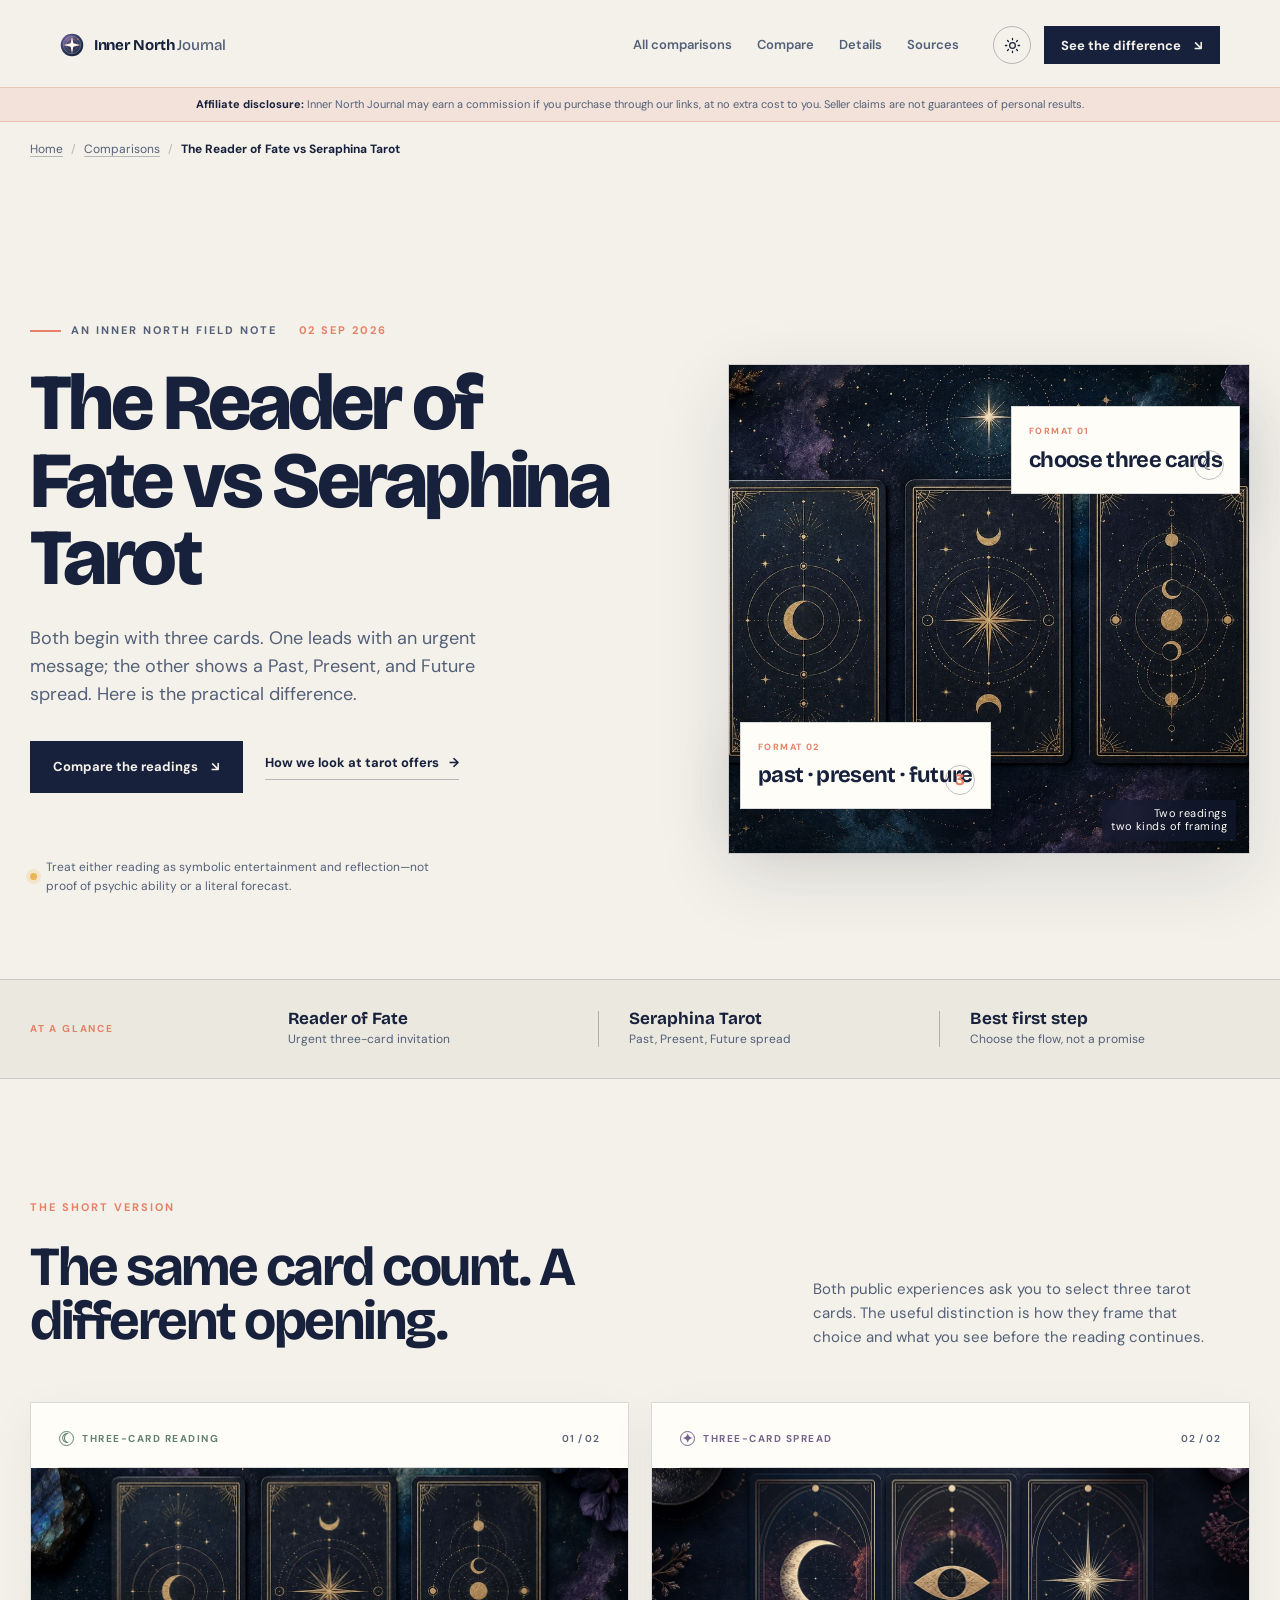
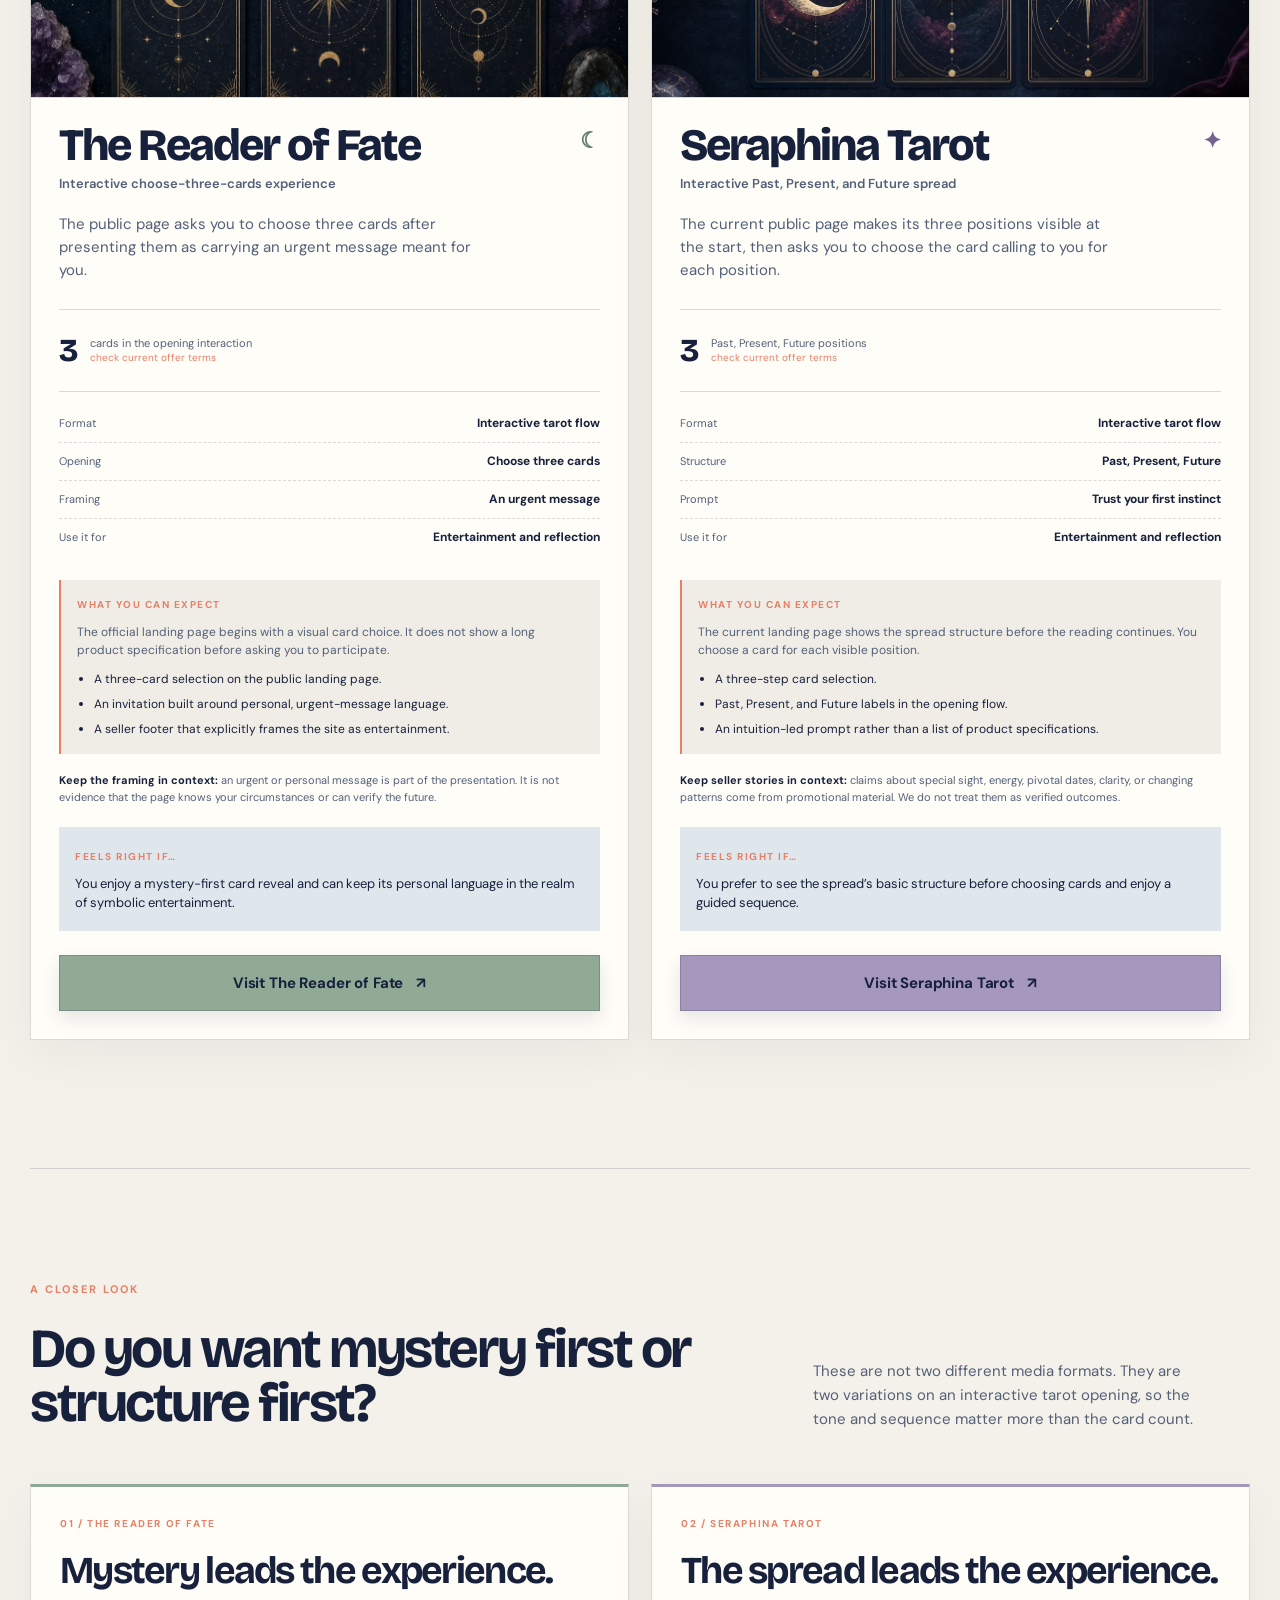
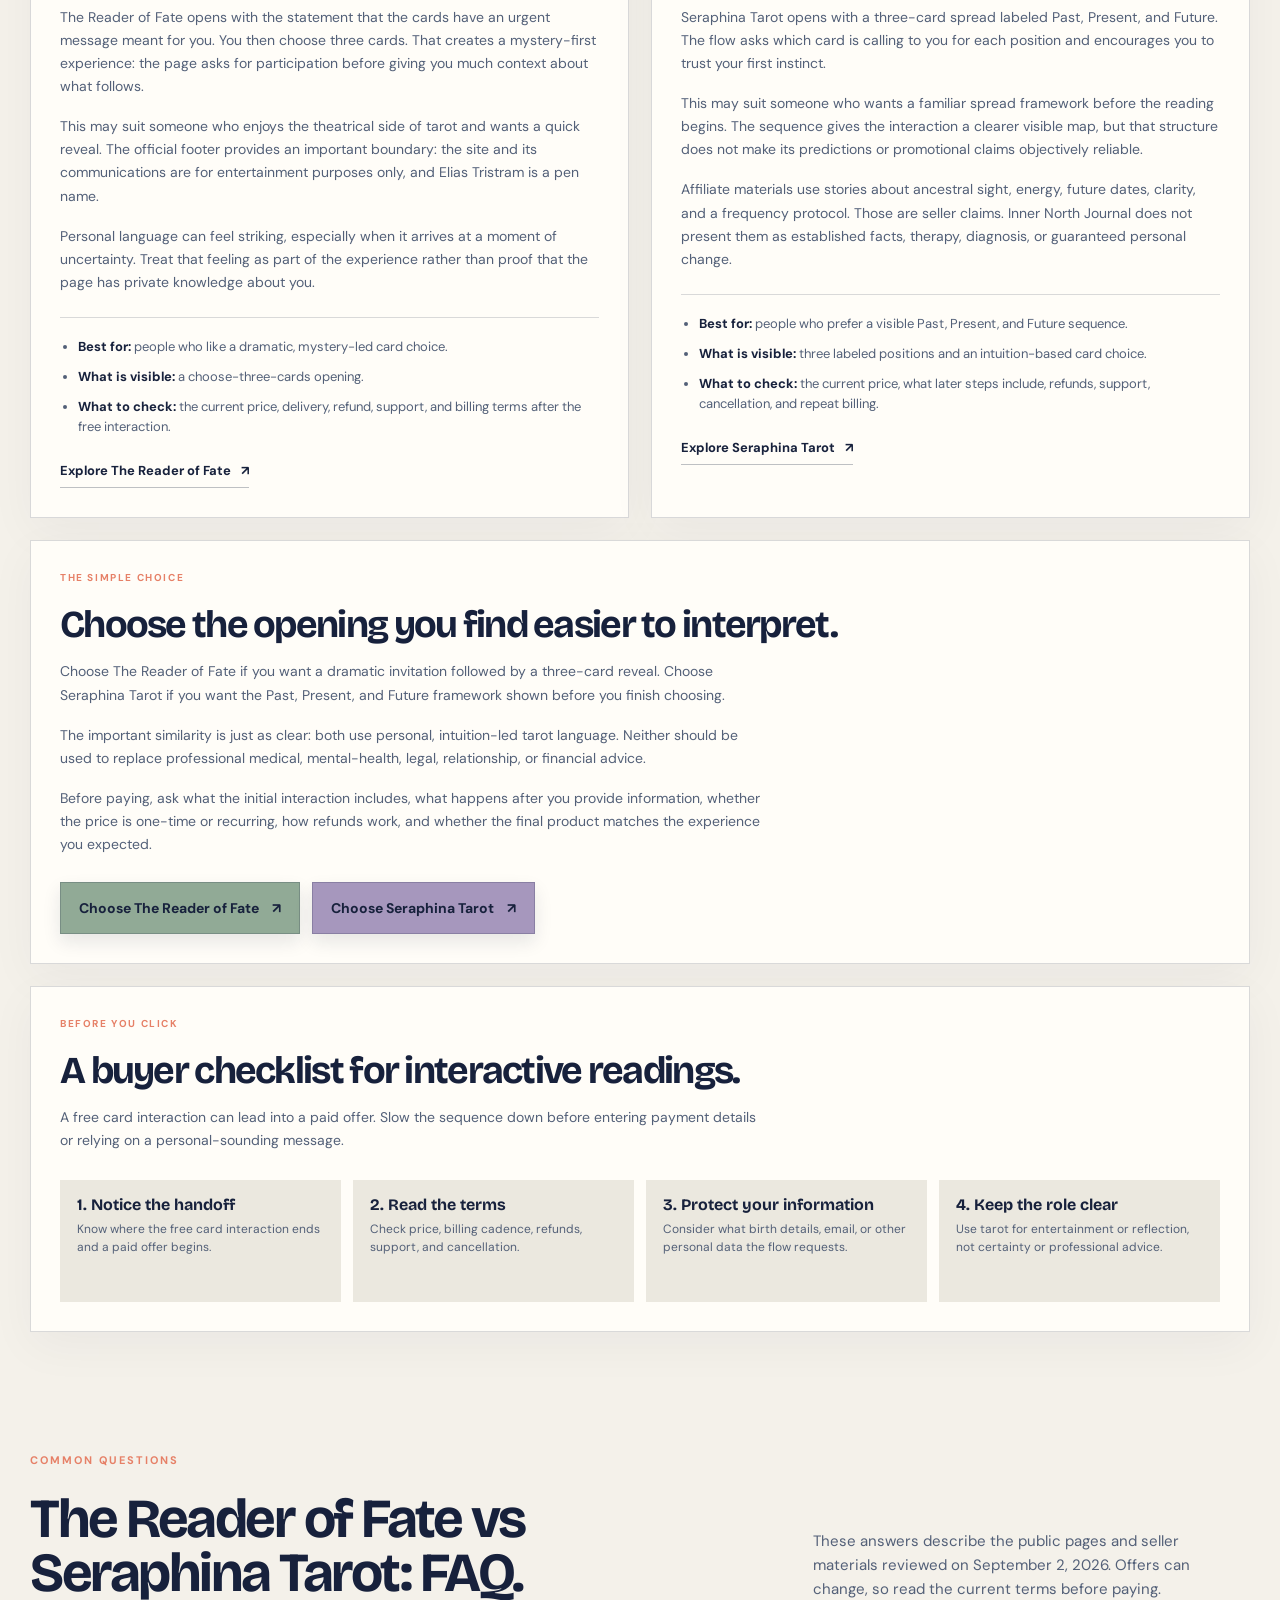
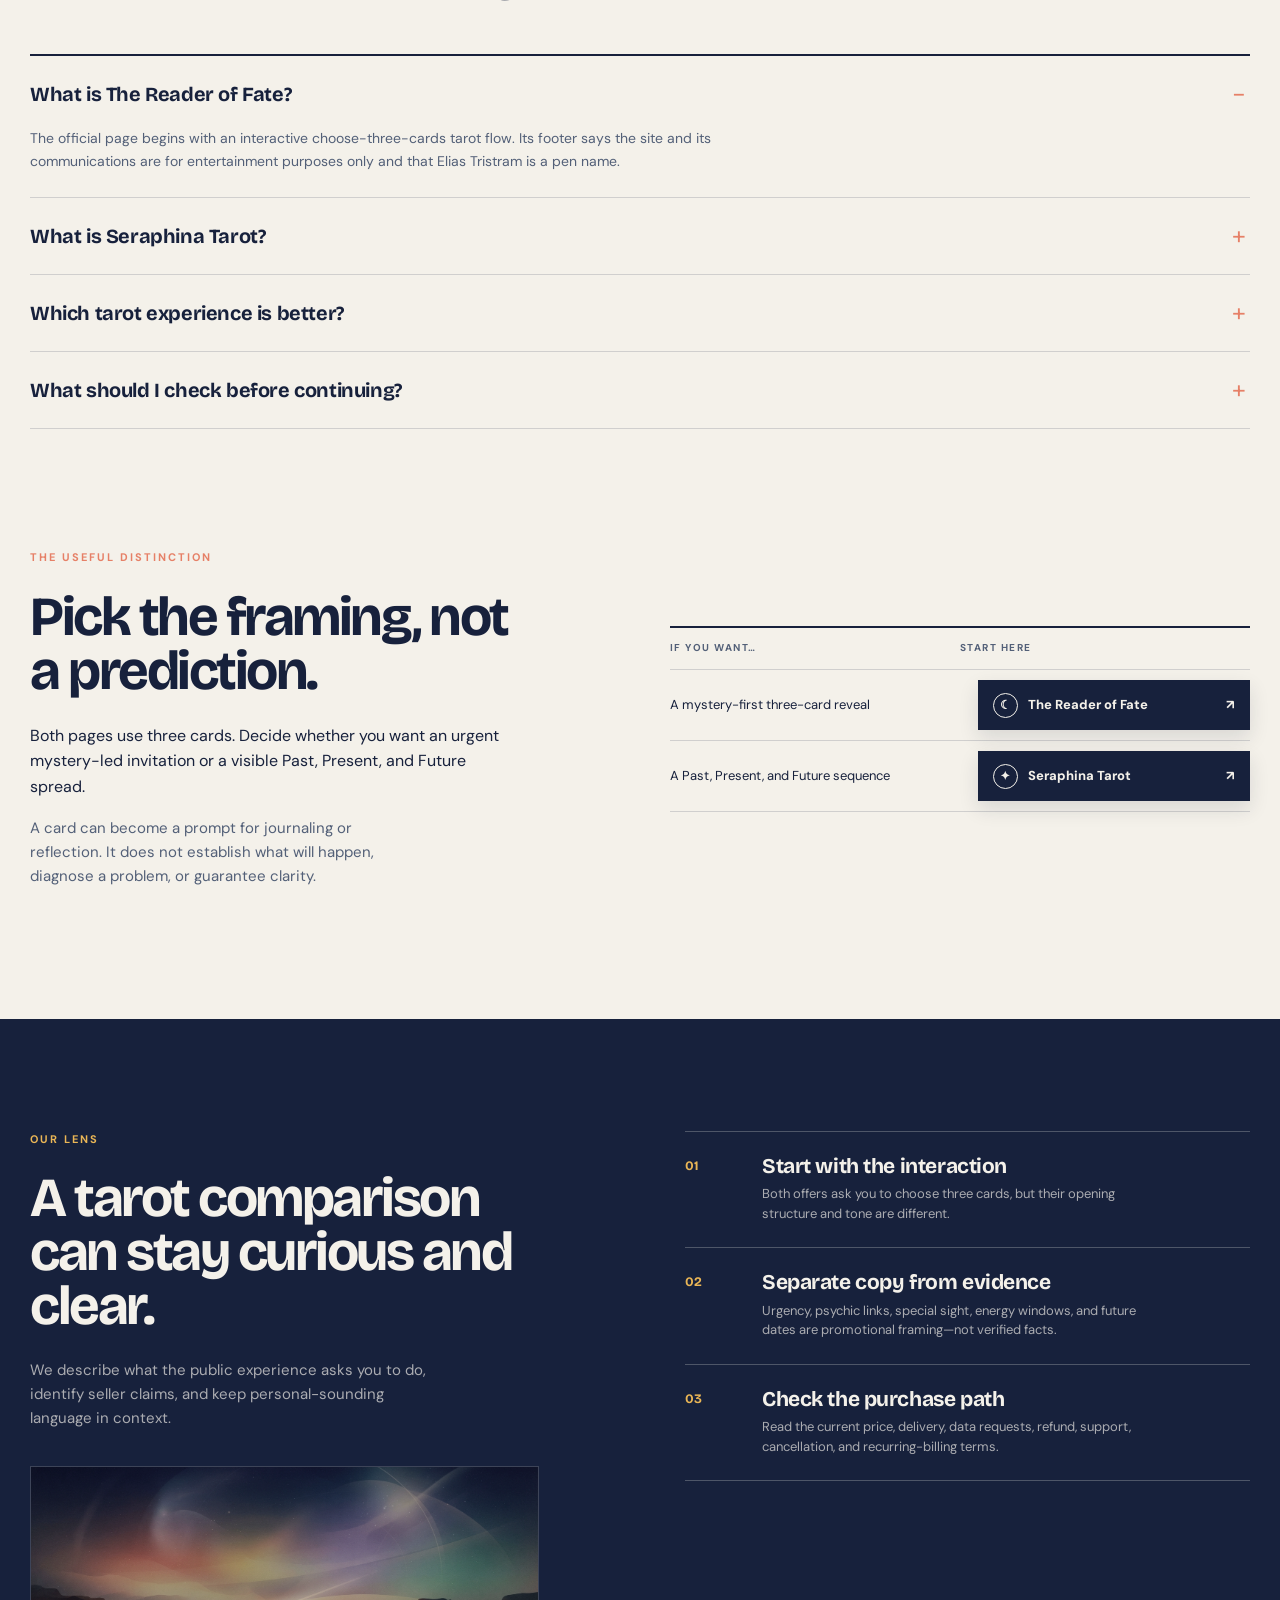
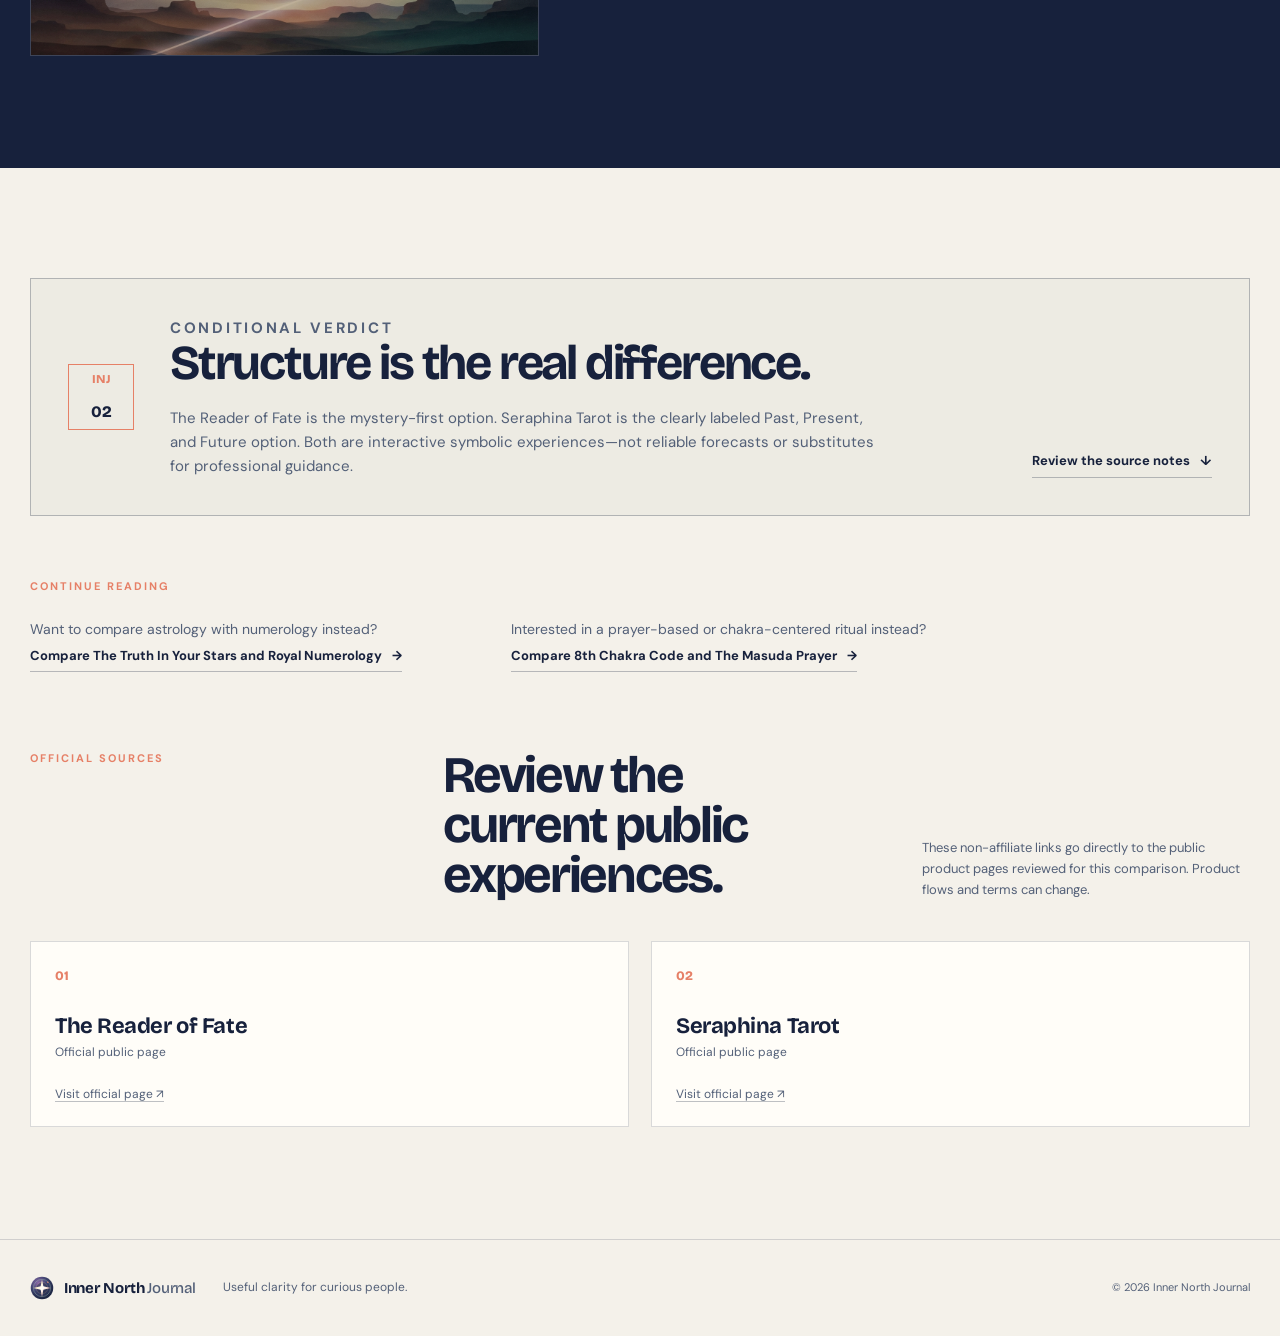
<file: the-reader-of-fate-vs-seraphina-tarot/index.html>
<!doctype html>
<html lang="en" data-theme="light">
  <head>
    <meta charset="utf-8" />
    <meta name="viewport" content="width=device-width, initial-scale=1" />
    <title>The Reader of Fate vs Seraphina Tarot | Inner North Journal</title>
    <meta name="description" content="A grounded comparison of The Reader of Fate and Seraphina Tarot: two interactive three-card tarot experiences compared by flow, framing, cautions, and buyer fit." />
    <link rel="canonical" href="https://innernorthjournal.com/the-reader-of-fate-vs-seraphina-tarot/" />
    <meta property="og:title" content="The Reader of Fate vs Seraphina Tarot | Inner North Journal" />
    <meta property="og:description" content="Two interactive tarot readings, compared by experience, framing, cautions, and buyer fit." />
    <meta property="og:type" content="article" />
    <meta property="og:url" content="https://innernorthjournal.com/the-reader-of-fate-vs-seraphina-tarot/" />
    <meta property="og:image" content="https://innernorthjournal.com/images/reader-of-fate-astral.webp" />
    <meta property="og:image:alt" content="Three upright celestial tarot cards in an indigo astral landscape" />
    <meta name="twitter:card" content="summary_large_image" />
    <meta name="twitter:title" content="The Reader of Fate vs Seraphina Tarot | Inner North Journal" />
    <meta name="twitter:description" content="Two interactive tarot readings, compared by experience, framing, cautions, and buyer fit." />
    <meta name="twitter:image" content="https://innernorthjournal.com/images/reader-of-fate-astral.webp" />
    <link rel="icon" href="../favicon.svg" type="image/svg+xml" />
    <link rel="alternate icon" href="../favicon.ico" sizes="16x16 32x32 48x48 64x64" />
    <link rel="apple-touch-icon" href="../apple-touch-icon.png" />
    <script type="application/ld+json">
      {
        "@context": "https://schema.org",
        "@type": "Article",
        "headline": "The Reader of Fate vs Seraphina Tarot",
        "description": "A grounded comparison of two interactive three-card tarot experiences.",
        "image": "https://innernorthjournal.com/images/reader-of-fate-astral.webp",
        "url": "https://innernorthjournal.com/the-reader-of-fate-vs-seraphina-tarot/",
        "datePublished": "2026-09-02",
        "dateModified": "2026-09-05",
        "author": { "@type": "Organization", "name": "Inner North Journal", "url": "https://innernorthjournal.com/" },
        "publisher": { "@type": "Organization", "name": "Inner North Journal", "url": "https://innernorthjournal.com/" }
      }
    </script>
    <script type="application/ld+json">
      {
        "@context": "https://schema.org",
        "@type": "FAQPage",
        "mainEntity": [
          { "@type": "Question", "name": "What is The Reader of Fate?", "acceptedAnswer": { "@type": "Answer", "text": "The official page begins with an interactive choose-three-cards tarot flow. Its footer says the site and its communications are for entertainment purposes only and that Elias Tristram is a pen name." } },
          { "@type": "Question", "name": "What is Seraphina Tarot?", "acceptedAnswer": { "@type": "Answer", "text": "The current public page presents an interactive three-card spread organized as Past, Present, and Future. You choose cards on screen before the reading continues." } },
          { "@type": "Question", "name": "Which tarot experience is better?", "acceptedAnswer": { "@type": "Answer", "text": "Neither is universally better. The Reader of Fate uses an urgent message framing, while Seraphina Tarot makes the Past, Present, and Future structure visible from the start. Choose the flow you prefer and keep both in the realm of entertainment and reflection." } },
          { "@type": "Question", "name": "What should I check before continuing?", "acceptedAnswer": { "@type": "Answer", "text": "Check the current price, what information the flow requests, what you receive, refund and cancellation rules, support details, and whether any later step introduces repeat billing." } }
        ]
      }
    </script>
    <script type="application/ld+json">
      {
        "@context": "https://schema.org",
        "@type": "BreadcrumbList",
        "itemListElement": [
          { "@type": "ListItem", "position": 1, "name": "Inner North Journal", "item": "https://innernorthjournal.com/" },
          { "@type": "ListItem", "position": 2, "name": "Comparisons", "item": "https://innernorthjournal.com/#comparisons" },
          { "@type": "ListItem", "position": 3, "name": "The Reader of Fate vs Seraphina Tarot", "item": "https://innernorthjournal.com/the-reader-of-fate-vs-seraphina-tarot/" }
        ]
      }
    </script>
    <link rel="preconnect" href="https://fonts.googleapis.com" />
    <link rel="preconnect" href="https://fonts.gstatic.com" crossorigin />
    <link href="https://fonts.googleapis.com/css2?family=Bricolage+Grotesque:opsz,wght@12..96,500;12..96,700;12..96,800&family=DM+Sans:wght@400;500;600;700&display=swap" rel="stylesheet" />
    <link rel="stylesheet" href="../styles.css?v=20260920-1" />
  </head>
  <body>
    <a class="skip-link" href="#main-content">Skip to content</a>
    <header class="site-header" id="top">
      <div class="progress" aria-hidden="true"><span id="progress-bar"></span></div>
      <nav class="nav-shell" aria-label="Primary navigation">
        <a class="wordmark" href="../" aria-label="Inner North Journal home"><img class="wordmark-mark" src="../favicon.svg" alt="" width="24" height="24" /><span>Inner North <em>Journal</em></span></a>
        <div class="nav-links"><a href="../#comparisons">All comparisons</a><a href="#compare">Compare</a><a href="#details">Details</a><a href="#sources">Sources</a></div>
        <div class="nav-actions"><button class="theme-toggle" type="button" id="theme-toggle" aria-label="Switch to dark theme"><svg class="icon icon-sun" viewBox="0 0 24 24" fill="none" stroke="currentColor" stroke-width="1.8" stroke-linecap="round" aria-hidden="true"><circle cx="12" cy="12" r="4"></circle><path d="M12 2v2M12 20v2M4.93 4.93l1.42 1.42M17.65 17.65l1.42 1.42M2 12h2M20 12h2M4.93 19.07l1.42-1.42M17.65 6.35l1.42-1.42"></path></svg><svg class="icon icon-moon" viewBox="0 0 24 24" fill="none" stroke="currentColor" stroke-width="1.8" stroke-linecap="round" aria-hidden="true"><path d="M21 12.8A8.5 8.5 0 1 1 11.2 3 6.7 6.7 0 0 0 21 12.8Z"></path></svg></button><a class="nav-cta" href="#compare">See the difference <span aria-hidden="true">↘</span></a></div>
        <button class="menu-toggle" type="button" aria-label="Open menu" aria-expanded="false" aria-controls="mobile-nav"><span></span><span></span></button>
      </nav>
      <div class="mobile-nav" id="mobile-nav" aria-hidden="true"><a href="../#comparisons">All comparisons</a><a href="#compare">Compare</a><a href="#details">Details</a><a href="#sources">Sources</a></div>
      <aside class="affiliate-bar" aria-label="Affiliate disclosure"><p><strong>Affiliate disclosure:</strong> Inner North Journal may earn a commission if you purchase through our links, at no extra cost to you. Seller claims are not guarantees of personal results.</p></aside>
    </header>

    <main id="main-content">
      <nav class="breadcrumbs section-shell" aria-label="Breadcrumb"><ol><li><a href="../">Home</a></li><li class="breadcrumb-separator" aria-hidden="true">/</li><li><a href="../#comparisons">Comparisons</a></li><li class="breadcrumb-separator" aria-hidden="true">/</li><li aria-current="page">The Reader of Fate vs Seraphina Tarot</li></ol></nav>
      <section class="hero section-shell" aria-labelledby="page-title">
        <div class="hero-copy"><p class="eyebrow"><span class="eyebrow-line"></span> An Inner North field note <span class="eyebrow-date">02 Sep 2026</span></p><h1 id="page-title">The Reader of Fate vs Seraphina Tarot</h1><p class="hero-deck">Both begin with three cards. One leads with an urgent message; the other shows a Past, Present, and Future spread. Here is the practical difference.</p><div class="hero-actions"><a class="button button-dark" href="#compare">Compare the readings <span aria-hidden="true">↘</span></a><a class="text-link" href="#method">How we look at tarot offers <span aria-hidden="true">→</span></a></div><div class="hero-note"><span class="note-dot"></span> Treat either reading as symbolic entertainment and reflection—not proof of psychic ability or a literal forecast.</div></div>
        <div class="hero-visual" aria-label="Three upright celestial tarot cards in a calm indigo astral setting"><img class="hero-art" src="../images/reader-of-fate-astral.webp" alt="Three upright celestial tarot cards in a calm indigo astral setting" width="1200" height="800" /><div class="visual-card visual-card-top"><span class="mini-label">FORMAT 01</span><span class="mini-value">choose three cards</span><span class="mini-mark vibrations-mark" aria-hidden="true">☾</span></div><div class="visual-card visual-card-bottom"><span class="mini-label">FORMAT 02</span><span class="mini-value">past · present · future</span><span class="mini-mark number-mark" aria-hidden="true">3</span></div><span class="visual-caption">Two readings<br />two kinds of framing</span></div>
      </section>

      <section class="signal-strip" aria-label="Comparison summary"><div class="strip-shell"><span class="strip-label">At a glance</span><div class="strip-item"><strong>Reader of Fate</strong><span>Urgent three-card invitation</span></div><div class="strip-divider" aria-hidden="true"></div><div class="strip-item"><strong>Seraphina Tarot</strong><span>Past, Present, Future spread</span></div><div class="strip-divider" aria-hidden="true"></div><div class="strip-item"><strong>Best first step</strong><span>Choose the flow, not a promise</span></div></div></section>

      <section class="compare-section section-shell" id="compare" aria-labelledby="compare-title">
        <div class="section-heading"><div><p class="section-kicker">The short version</p><h2 id="compare-title">The same card count. A different opening.</h2></div><p class="section-intro">Both public experiences ask you to select three tarot cards. The useful distinction is how they frame that choice and what you see before the reading continues.</p></div>
        <div class="product-grid">
          <article class="product-card vibrations-card">
            <div class="product-card-head"><div class="product-badge vibrations-badge"><span class="badge-vibrations" aria-hidden="true">☾</span> THREE-CARD READING</div><span class="product-index">01 / 02</span></div>
            <img class="product-art" src="../images/reader-of-fate-astral.webp" alt="Three upright celestial cards with a luminous north-star halo" width="1200" height="800" loading="lazy" />
            <div class="product-title-row"><h3>The Reader of Fate</h3><span class="product-symbol" aria-hidden="true">☾</span></div>
            <p class="product-name">Interactive choose-three-cards experience</p><p class="product-summary">The public page asks you to choose three cards after presenting them as carrying an urgent message meant for you.</p>
            <div class="product-price"><span class="price-value">3</span><span class="price-note">cards in the opening interaction<br /><small>check current offer terms</small></span></div>
            <div class="detail-list"><div class="detail-row"><span class="detail-label">Format</span><strong>Interactive tarot flow</strong></div><div class="detail-row"><span class="detail-label">Opening</span><strong>Choose three cards</strong></div><div class="detail-row"><span class="detail-label">Framing</span><strong>An urgent message</strong></div><div class="detail-row"><span class="detail-label">Use it for</span><strong>Entertainment and reflection</strong></div></div>
            <div class="what-you-get"><p class="fit-label">What you can expect</p><p>The official landing page begins with a visual card choice. It does not show a long product specification before asking you to participate.</p><ul><li>A three-card selection on the public landing page.</li><li>An invitation built around personal, urgent-message language.</li><li>A seller footer that explicitly frames the site as entertainment.</li></ul></div>
            <div class="check-note"><strong>Keep the framing in context:</strong> an urgent or personal message is part of the presentation. It is not evidence that the page knows your circumstances or can verify the future.</div>
            <div class="fit-box"><span class="fit-label">Feels right if…</span><p>You enjoy a mystery-first card reveal and can keep its personal language in the realm of symbolic entertainment.</p></div>
            <a class="button button-vibrations" href="https://c54fci2l5brb155-iknoo9r-uj.hop.clickbank.net" target="_blank" rel="sponsored nofollow noopener noreferrer">Visit The Reader of Fate <span aria-hidden="true">↗</span></a>
          </article>

          <article class="product-card seer-card">
            <div class="product-card-head"><div class="product-badge seer-badge"><span class="badge-seer" aria-hidden="true">✦</span> THREE-CARD SPREAD</div><span class="product-index">02 / 02</span></div>
            <img class="product-art" src="../images/seraphina-tarot-astral.webp" alt="Three upright tarot cards marked by abstract moon, eye, and star symbols" width="1200" height="800" loading="lazy" />
            <div class="product-title-row"><h3>Seraphina Tarot</h3><span class="product-symbol" aria-hidden="true">✦</span></div>
            <p class="product-name">Interactive Past, Present, and Future spread</p><p class="product-summary">The current public page makes its three positions visible at the start, then asks you to choose the card calling to you for each position.</p>
            <div class="product-price"><span class="price-value">3</span><span class="price-note">Past, Present, Future positions<br /><small>check current offer terms</small></span></div>
            <div class="detail-list"><div class="detail-row"><span class="detail-label">Format</span><strong>Interactive tarot flow</strong></div><div class="detail-row"><span class="detail-label">Structure</span><strong>Past, Present, Future</strong></div><div class="detail-row"><span class="detail-label">Prompt</span><strong>Trust your first instinct</strong></div><div class="detail-row"><span class="detail-label">Use it for</span><strong>Entertainment and reflection</strong></div></div>
            <div class="what-you-get"><p class="fit-label">What you can expect</p><p>The current landing page shows the spread structure before the reading continues. You choose a card for each visible position.</p><ul><li>A three-step card selection.</li><li>Past, Present, and Future labels in the opening flow.</li><li>An intuition-led prompt rather than a list of product specifications.</li></ul></div>
            <div class="check-note"><strong>Keep seller stories in context:</strong> claims about special sight, energy, pivotal dates, clarity, or changing patterns come from promotional material. We do not treat them as verified outcomes.</div>
            <div class="fit-box"><span class="fit-label">Feels right if…</span><p>You prefer to see the spread’s basic structure before choosing cards and enjoy a guided sequence.</p></div>
            <a class="button button-seer" href="https://6ec27fsd5dsn1b6jglpnnibg3f.hop.clickbank.net" target="_blank" rel="sponsored nofollow noopener noreferrer">Visit Seraphina Tarot <span aria-hidden="true">↗</span></a>
          </article>
        </div>
      </section>

      <section class="details-section section-shell" id="details" aria-labelledby="details-title">
        <div class="section-heading"><div><p class="section-kicker">A closer look</p><h2 id="details-title">Do you want mystery first or structure first?</h2></div><p class="section-intro">These are not two different media formats. They are two variations on an interactive tarot opening, so the tone and sequence matter more than the card count.</p></div>
        <div class="details-grid">
          <article class="details-card details-card-vibrations"><p class="details-number">01 / THE READER OF FATE</p><h3>Mystery leads the experience.</h3><p>The Reader of Fate opens with the statement that the cards have an urgent message meant for you. You then choose three cards. That creates a mystery-first experience: the page asks for participation before giving you much context about what follows.</p><p>This may suit someone who enjoys the theatrical side of tarot and wants a quick reveal. The official footer provides an important boundary: the site and its communications are for entertainment purposes only, and Elias Tristram is a pen name.</p><p>Personal language can feel striking, especially when it arrives at a moment of uncertainty. Treat that feeling as part of the experience rather than proof that the page has private knowledge about you.</p><ul class="details-list"><li><strong>Best for:</strong> people who like a dramatic, mystery-led card choice.</li><li><strong>What is visible:</strong> a choose-three-cards opening.</li><li><strong>What to check:</strong> the current price, delivery, refund, support, and billing terms after the free interaction.</li></ul><a class="text-link details-cta" href="https://c54fci2l5brb155-iknoo9r-uj.hop.clickbank.net" target="_blank" rel="sponsored nofollow noopener noreferrer">Explore The Reader of Fate <span aria-hidden="true">↗</span></a></article>
          <article class="details-card details-card-seer"><p class="details-number">02 / SERAPHINA TAROT</p><h3>The spread leads the experience.</h3><p>Seraphina Tarot opens with a three-card spread labeled Past, Present, and Future. The flow asks which card is calling to you for each position and encourages you to trust your first instinct.</p><p>This may suit someone who wants a familiar spread framework before the reading begins. The sequence gives the interaction a clearer visible map, but that structure does not make its predictions or promotional claims objectively reliable.</p><p>Affiliate materials use stories about ancestral sight, energy, future dates, clarity, and a frequency protocol. Those are seller claims. Inner North Journal does not present them as established facts, therapy, diagnosis, or guaranteed personal change.</p><ul class="details-list"><li><strong>Best for:</strong> people who prefer a visible Past, Present, and Future sequence.</li><li><strong>What is visible:</strong> three labeled positions and an intuition-based card choice.</li><li><strong>What to check:</strong> the current price, what later steps include, refunds, support, cancellation, and repeat billing.</li></ul><a class="text-link details-cta" href="https://6ec27fsd5dsn1b6jglpnnibg3f.hop.clickbank.net" target="_blank" rel="sponsored nofollow noopener noreferrer">Explore Seraphina Tarot <span aria-hidden="true">↗</span></a></article>
          <article class="details-card details-card-wide"><p class="details-number">THE SIMPLE CHOICE</p><h3>Choose the opening you find easier to interpret.</h3><p>Choose The Reader of Fate if you want a dramatic invitation followed by a three-card reveal. Choose Seraphina Tarot if you want the Past, Present, and Future framework shown before you finish choosing.</p><p>The important similarity is just as clear: both use personal, intuition-led tarot language. Neither should be used to replace professional medical, mental-health, legal, relationship, or financial advice.</p><p>Before paying, ask what the initial interaction includes, what happens after you provide information, whether the price is one-time or recurring, how refunds work, and whether the final product matches the experience you expected.</p><div class="decision-ctas"><a class="button button-vibrations" href="https://c54fci2l5brb155-iknoo9r-uj.hop.clickbank.net" target="_blank" rel="sponsored nofollow noopener noreferrer">Choose The Reader of Fate <span aria-hidden="true">↗</span></a><a class="button button-seer" href="https://6ec27fsd5dsn1b6jglpnnibg3f.hop.clickbank.net" target="_blank" rel="sponsored nofollow noopener noreferrer">Choose Seraphina Tarot <span aria-hidden="true">↗</span></a></div></article>
          <article class="details-card details-card-wide details-card-checklist"><p class="details-number">BEFORE YOU CLICK</p><h3>A buyer checklist for interactive readings.</h3><p>A free card interaction can lead into a paid offer. Slow the sequence down before entering payment details or relying on a personal-sounding message.</p><div class="checklist-grid"><div><strong>1. Notice the handoff</strong><span>Know where the free card interaction ends and a paid offer begins.</span></div><div><strong>2. Read the terms</strong><span>Check price, billing cadence, refunds, support, and cancellation.</span></div><div><strong>3. Protect your information</strong><span>Consider what birth details, email, or other personal data the flow requests.</span></div><div><strong>4. Keep the role clear</strong><span>Use tarot for entertainment or reflection, not certainty or professional advice.</span></div></div></article>
        </div>
      </section>

      <section class="faq-section section-shell" aria-labelledby="faq-title"><div class="section-heading"><div><p class="section-kicker">Common questions</p><h2 id="faq-title">The Reader of Fate vs Seraphina Tarot: FAQ.</h2></div><p class="section-intro">These answers describe the public pages and seller materials reviewed on September 2, 2026. Offers can change, so read the current terms before paying.</p></div><div class="faq-list"><details open><summary>What is The Reader of Fate?</summary><p>The official page begins with an interactive choose-three-cards tarot flow. Its footer says the site and its communications are for entertainment purposes only and that Elias Tristram is a pen name.</p></details><details><summary>What is Seraphina Tarot?</summary><p>The current public page presents an interactive three-card spread organized as Past, Present, and Future. You choose cards on screen before the reading continues.</p></details><details><summary>Which tarot experience is better?</summary><p>Neither is universally better. The Reader of Fate uses an urgent-message framing. Seraphina Tarot makes the Past, Present, and Future structure visible at the start. Choose the flow you prefer and keep both in the realm of entertainment and reflection.</p></details><details><summary>What should I check before continuing?</summary><p>Check the current price, what information the flow requests, what you receive, refund and cancellation rules, support details, and whether any later step introduces repeat billing.</p></details></div></section>

      <section class="decision-section section-shell" aria-labelledby="decision-title"><div class="decision-aside"><p class="section-kicker">The useful distinction</p><h2 id="decision-title">Pick the framing, not a prediction.</h2><p>Both pages use three cards. Decide whether you want an urgent mystery-led invitation or a visible Past, Present, and Future spread.</p><p class="decision-followup">A card can become a prompt for journaling or reflection. It does not establish what will happen, diagnose a problem, or guarantee clarity.</p></div><table class="decision-table" aria-label="Decision guide"><thead><tr class="decision-row decision-header"><th scope="col">If you want…</th><th scope="col">Start here</th></tr></thead><tbody><tr class="decision-row"><th scope="row">A mystery-first three-card reveal</th><td><a class="decision-product-link decision-product-vibrations" href="https://c54fci2l5brb155-iknoo9r-uj.hop.clickbank.net" target="_blank" rel="sponsored nofollow noopener noreferrer"><span class="row-mark row-vibrations" aria-hidden="true">☾</span> The Reader of Fate <span aria-hidden="true">↗</span></a></td></tr><tr class="decision-row"><th scope="row">A Past, Present, and Future sequence</th><td><a class="decision-product-link decision-product-seer" href="https://6ec27fsd5dsn1b6jglpnnibg3f.hop.clickbank.net" target="_blank" rel="sponsored nofollow noopener noreferrer"><span class="row-mark row-seer" aria-hidden="true">✦</span> Seraphina Tarot <span aria-hidden="true">↗</span></a></td></tr></tbody></table></section>

      <section class="method-section" id="method" aria-labelledby="method-title"><div class="method-shell section-shell"><div class="method-intro"><p class="section-kicker">Our lens</p><h2 id="method-title">A tarot comparison can stay curious and clear.</h2><p>We describe what the public experience asks you to do, identify seller claims, and keep personal-sounding language in context.</p><img class="method-art" src="../images/editorial-lens-astral.png" alt="A narrow beam of light crossing a calm cosmic horizon" width="1376" height="768" loading="lazy" /></div><div class="method-list"><div class="method-item"><span class="method-number">01</span><div><h3>Start with the interaction</h3><p>Both offers ask you to choose three cards, but their opening structure and tone are different.</p></div></div><div class="method-item"><span class="method-number">02</span><div><h3>Separate copy from evidence</h3><p>Urgency, psychic links, special sight, energy windows, and future dates are promotional framing—not verified facts.</p></div></div><div class="method-item"><span class="method-number">03</span><div><h3>Check the purchase path</h3><p>Read the current price, delivery, data requests, refund, support, cancellation, and recurring-billing terms.</p></div></div></div></div></section>

      <section class="verdict-section section-shell" aria-labelledby="verdict-title"><div class="verdict-card"><div class="verdict-stamp" aria-hidden="true">INJ<br /><span>02</span></div><div><p class="section-kicker">Conditional verdict</p><h2 id="verdict-title">Structure is the real difference.</h2><p>The Reader of Fate is the mystery-first option. Seraphina Tarot is the clearly labeled Past, Present, and Future option. Both are interactive symbolic experiences—not reliable forecasts or substitutes for professional guidance.</p></div><a class="text-link verdict-link" href="#sources">Review the source notes <span aria-hidden="true">↓</span></a></div></section>

      <section class="related-section section-shell" aria-labelledby="related-title"><p class="section-kicker" id="related-title">Continue reading</p><ul class="related-links"><li>Want to compare astrology with numerology instead?<br /><a class="text-link" href="../the-truth-in-your-stars-vs-royal-numerology/">Compare The Truth In Your Stars and Royal Numerology <span aria-hidden="true">→</span></a></li><li>Interested in a prayer-based or chakra-centered ritual instead?<br /><a class="text-link" href="../the-8th-chakra-code-vs-the-masuda-prayer/">Compare 8th Chakra Code and The Masuda Prayer <span aria-hidden="true">→</span></a></li></ul></section>

      <section class="sources-section section-shell" id="sources" aria-labelledby="sources-title"><div class="sources-heading"><p class="section-kicker">Official sources</p><h2 id="sources-title">Review the current public experiences.</h2><p>These non-affiliate links go directly to the public product pages reviewed for this comparison. Product flows and terms can change.</p></div><div class="source-grid"><article class="source-card"><span class="source-number">01</span><strong>The Reader of Fate</strong><span class="source-type">Official public page</span><div class="source-links"><a href="https://www.thereaderoffate.com/" target="_blank" rel="noopener noreferrer">Visit official page <span aria-hidden="true">↗</span></a></div></article><article class="source-card"><span class="source-number">02</span><strong>Seraphina Tarot</strong><span class="source-type">Official public page</span><div class="source-links"><a href="https://reading.seraphinatarot.co/lander-v3/" target="_blank" rel="noopener noreferrer">Visit official page <span aria-hidden="true">↗</span></a></div></article></div></section>
    </main>

    <footer class="site-footer"><div class="footer-shell"><a class="wordmark footer-wordmark" href="../"><img class="wordmark-mark" src="../favicon.svg" alt="" width="24" height="24" /><span>Inner North <em>Journal</em></span></a><p>Useful clarity for curious people.</p><span class="footer-date">© <span id="copyright-year">2026</span> Inner North Journal</span></div></footer>
    <script src="../script.js" defer></script>
  </body>
</html>
</file>
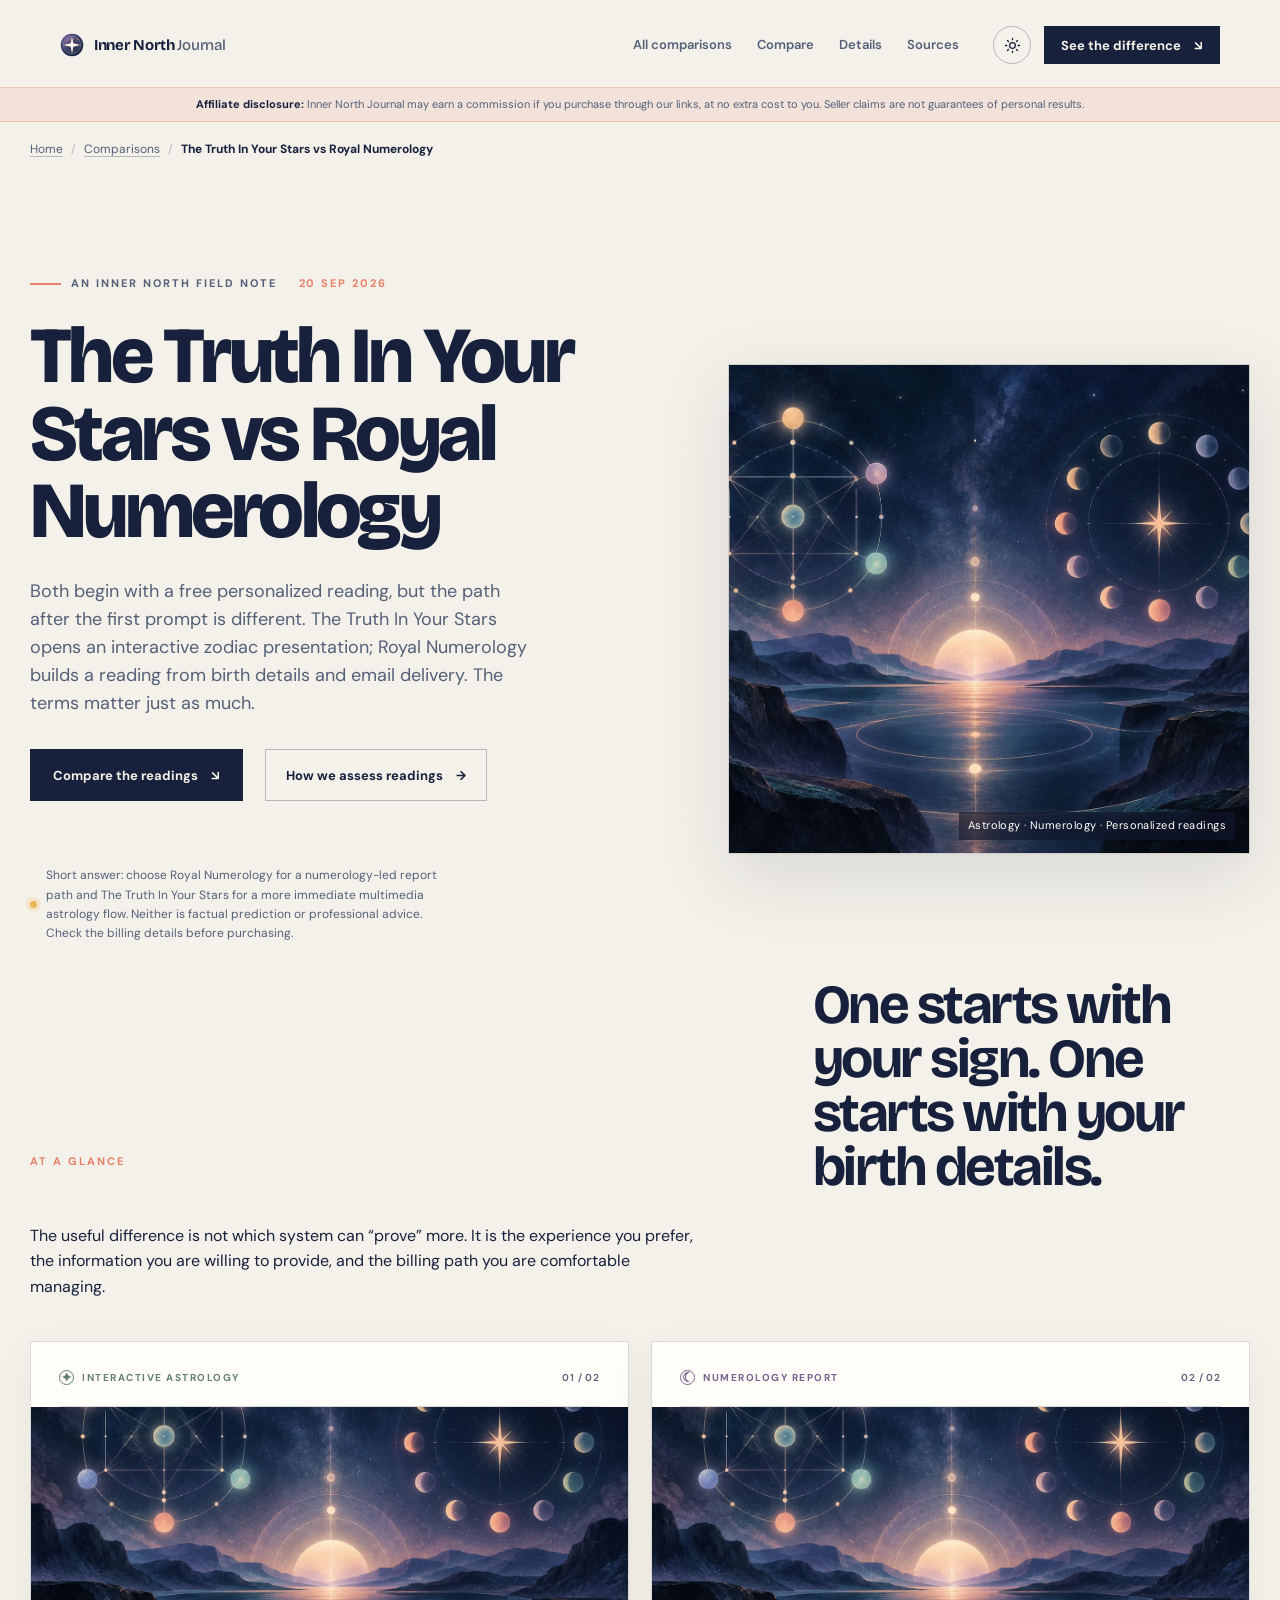
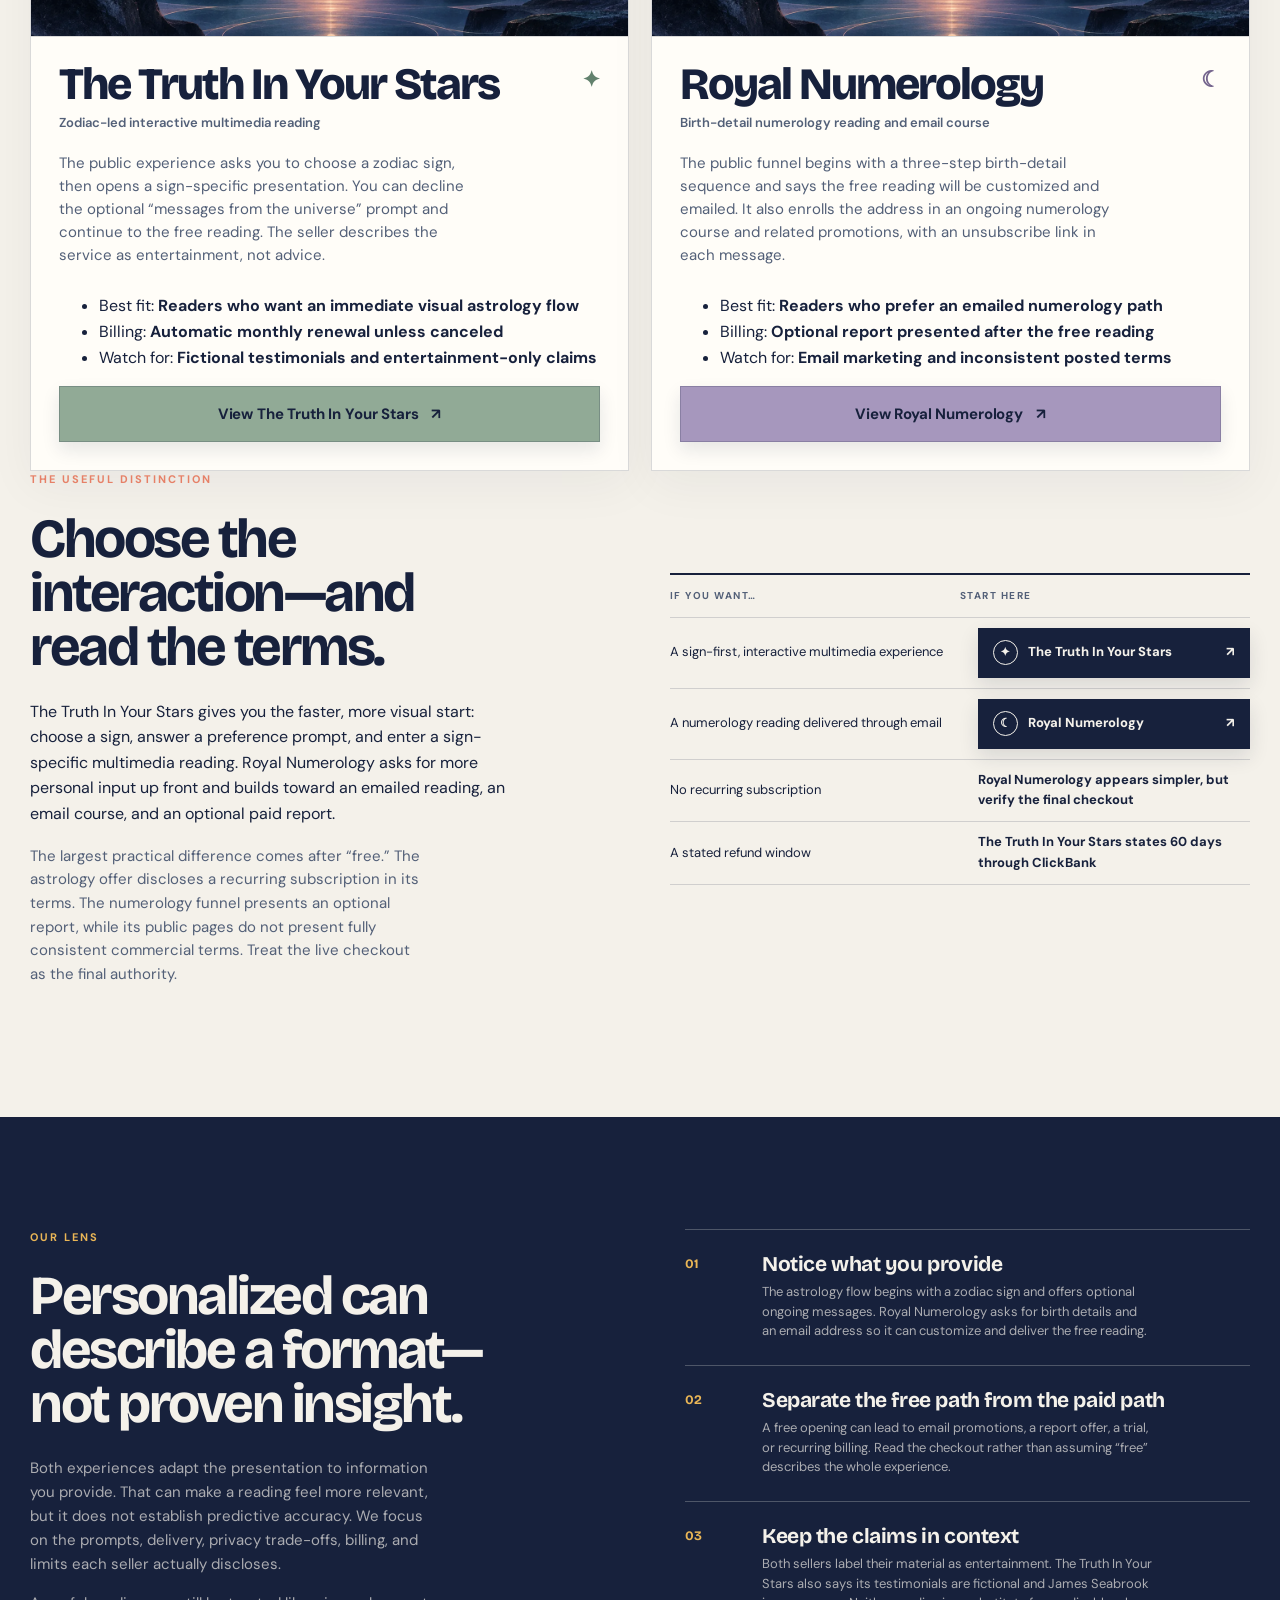
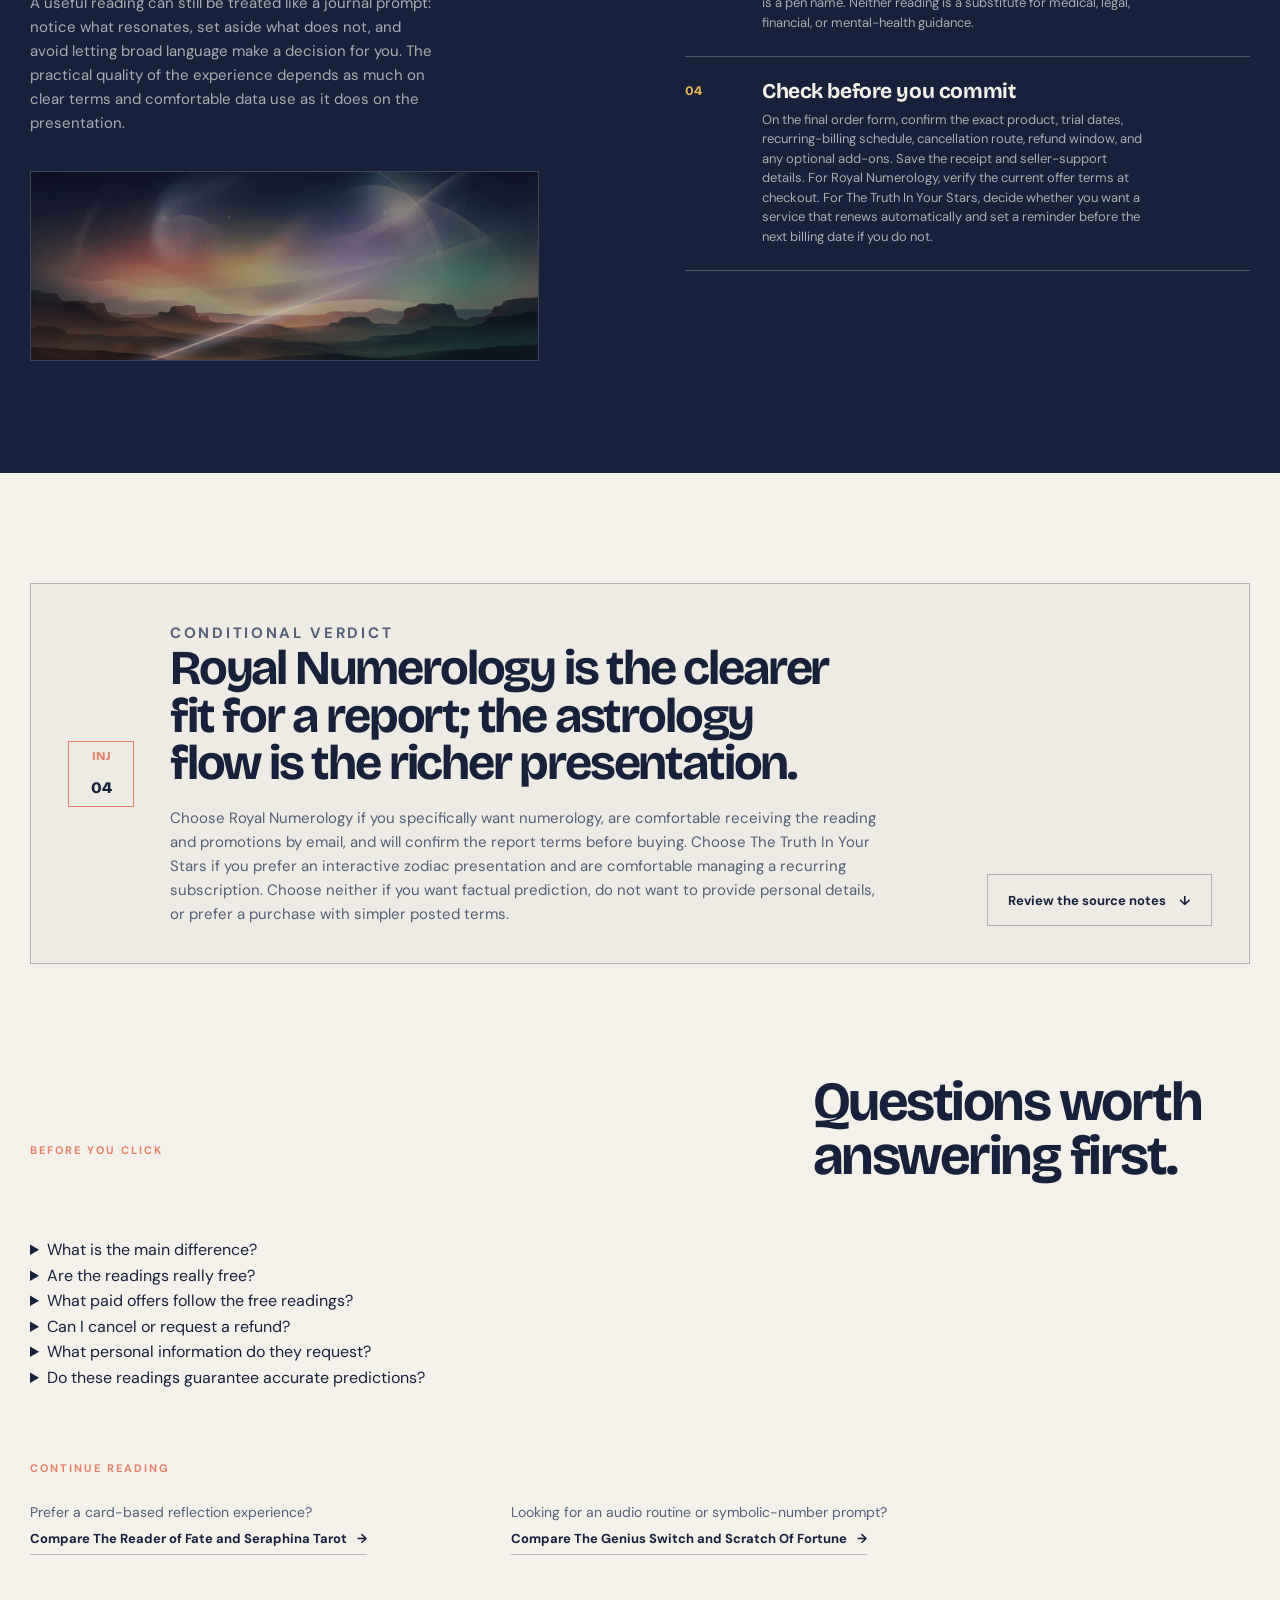
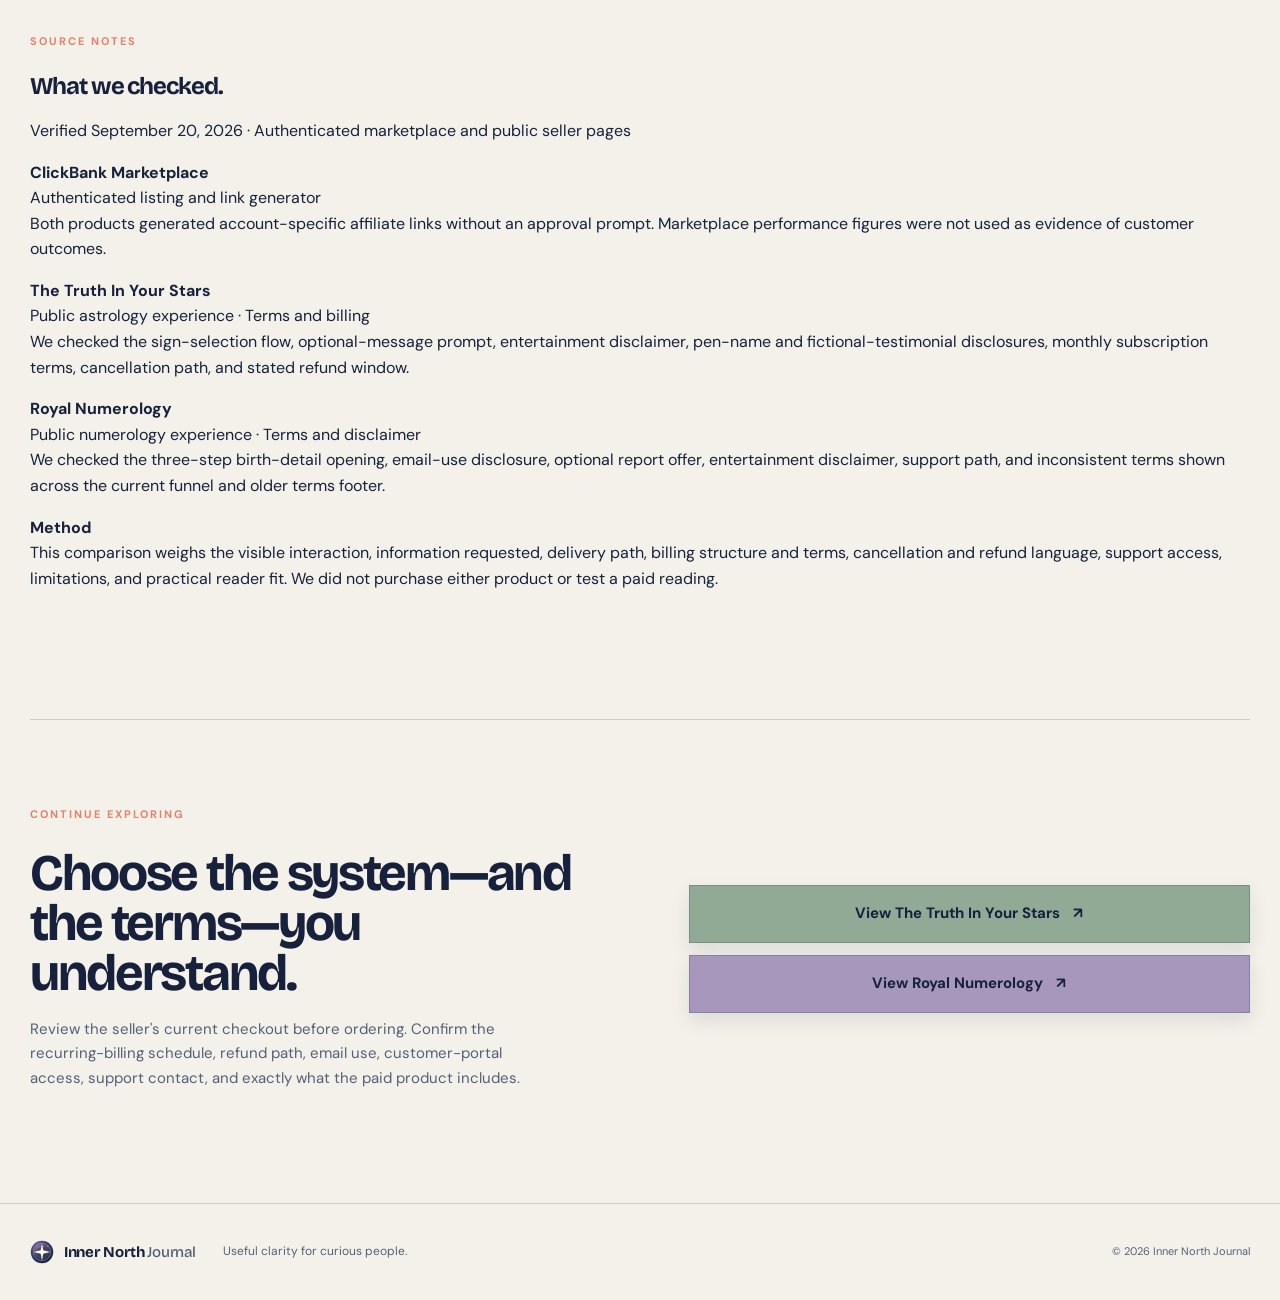
<file: the-truth-in-your-stars-vs-royal-numerology/index.html>
<!doctype html>
<html lang="en">
  <head>
    <meta charset="utf-8" />
    <meta name="viewport" content="width=device-width, initial-scale=1" />
    <title>The Truth In Your Stars vs Royal Numerology | Inner North Journal</title>
    <meta name="description" content="The Truth In Your Stars vs Royal Numerology: compare the interactive astrology flow, numerology reading, billing structure, privacy, and buyer fit." />
    <link rel="canonical" href="https://innernorthjournal.com/the-truth-in-your-stars-vs-royal-numerology/" />
    <meta property="og:type" content="article" />
    <meta property="og:title" content="The Truth In Your Stars vs Royal Numerology" />
    <meta property="og:description" content="An interactive astrology reading and an email-led numerology funnel, compared by experience, terms, and practical fit." />
    <meta property="og:url" content="https://innernorthjournal.com/the-truth-in-your-stars-vs-royal-numerology/" />
    <meta property="og:image" content="https://innernorthjournal.com/images/numerology-astrology-astral.webp" />
    <meta name="twitter:card" content="summary_large_image" />
    <link rel="icon" href="../favicon.svg" type="image/svg+xml" />
    <link rel="preconnect" href="https://fonts.googleapis.com" />
    <link rel="preconnect" href="https://fonts.gstatic.com" crossorigin />
    <link href="https://fonts.googleapis.com/css2?family=Bricolage+Grotesque:opsz,wght@12..96,500;12..96,700;12..96,800&family=DM+Sans:wght@400;500;600;700&display=swap" rel="stylesheet" />
    <link rel="stylesheet" href="../styles.css?v=20260920-1" />
    <script type="application/ld+json">
      {
        "@context": "https://schema.org",
        "@type": "Article",
        "headline": "The Truth In Your Stars vs Royal Numerology",
        "description": "A grounded comparison of an interactive astrology reading and an email-led numerology funnel.",
        "url": "https://innernorthjournal.com/the-truth-in-your-stars-vs-royal-numerology/",
        "image": "https://innernorthjournal.com/images/numerology-astrology-astral.webp",
        "datePublished": "2026-09-20",
        "dateModified": "2026-09-20",
        "author": { "@type": "Organization", "name": "Inner North Journal", "url": "https://innernorthjournal.com/" },
        "publisher": { "@type": "Organization", "name": "Inner North Journal", "url": "https://innernorthjournal.com/" },
        "mainEntityOfPage": { "@type": "WebPage", "@id": "https://innernorthjournal.com/the-truth-in-your-stars-vs-royal-numerology/" }
      }
    </script>
    <script type="application/ld+json">
      {
        "@context": "https://schema.org",
        "@type": "BreadcrumbList",
        "itemListElement": [
          { "@type": "ListItem", "position": 1, "name": "Inner North Journal", "item": "https://innernorthjournal.com/" },
          { "@type": "ListItem", "position": 2, "name": "Comparisons", "item": "https://innernorthjournal.com/#comparisons" },
          { "@type": "ListItem", "position": 3, "name": "The Truth In Your Stars vs Royal Numerology", "item": "https://innernorthjournal.com/the-truth-in-your-stars-vs-royal-numerology/" }
        ]
      }
    </script>
  </head>
  <body>
    <a class="skip-link" href="#main-content">Skip to content</a>
    <header class="site-header" id="top">
      <div class="progress" aria-hidden="true"><span id="progress-bar"></span></div>
      <nav class="nav-shell" aria-label="Primary navigation">
        <a class="wordmark" href="../" aria-label="Inner North Journal home"><img class="wordmark-mark" src="../favicon.svg" alt="" width="24" height="24" /><span>Inner North <em>Journal</em></span></a>
        <div class="nav-links"><a href="../#comparisons">All comparisons</a><a href="#compare">Compare</a><a href="#details">Details</a><a href="#sources">Sources</a></div>
        <div class="nav-actions"><button class="theme-toggle" type="button" id="theme-toggle" aria-label="Switch to dark theme"><svg class="icon icon-sun" viewBox="0 0 24 24" fill="none" stroke="currentColor" stroke-width="1.8" stroke-linecap="round" aria-hidden="true"><circle cx="12" cy="12" r="4"></circle><path d="M12 2v2M12 20v2M4.93 4.93l1.42 1.42M17.65 17.65l1.42 1.42M2 12h2M20 12h2M4.93 19.07l1.42-1.42M17.65 6.35l1.42-1.42"></path></svg><svg class="icon icon-moon" viewBox="0 0 24 24" fill="none" stroke="currentColor" stroke-width="1.8" stroke-linecap="round" aria-hidden="true"><path d="M21 12.8A8.5 8.5 0 1 1 11.2 3 6.7 6.7 0 0 0 21 12.8Z"></path></svg></button><a class="nav-cta" href="#compare">See the difference <span aria-hidden="true">↘</span></a></div>
        <button class="menu-toggle" type="button" aria-label="Open menu" aria-expanded="false" aria-controls="mobile-nav"><span></span><span></span></button>
      </nav>
      <div class="mobile-nav" id="mobile-nav" aria-hidden="true"><a href="../#comparisons">All comparisons</a><a href="#compare">Compare</a><a href="#details">Details</a><a href="#sources">Sources</a></div>
      <aside class="affiliate-bar" aria-label="Affiliate disclosure"><p><strong>Affiliate disclosure:</strong> Inner North Journal may earn a commission if you purchase through our links, at no extra cost to you. Seller claims are not guarantees of personal results.</p></aside>
    </header>

    <main id="main-content">
      <nav class="breadcrumbs section-shell" aria-label="Breadcrumb"><ol><li><a href="../">Home</a></li><li class="breadcrumb-separator" aria-hidden="true">/</li><li><a href="../#comparisons">Comparisons</a></li><li class="breadcrumb-separator" aria-hidden="true">/</li><li aria-current="page">The Truth In Your Stars vs Royal Numerology</li></ol></nav>

      <section class="hero section-shell" aria-labelledby="page-title">
        <div class="hero-copy">
          <p class="eyebrow"><span class="eyebrow-line"></span> An Inner North field note <span class="eyebrow-date">20 Sep 2026</span></p>
          <h1 id="page-title">The Truth In Your Stars vs Royal Numerology</h1>
          <p class="hero-deck">Both begin with a free personalized reading, but the path after the first prompt is different. The Truth In Your Stars opens an interactive zodiac presentation; Royal Numerology builds a reading from birth details and email delivery. The terms matter just as much.</p>
          <div class="hero-actions"><a class="button button-dark" href="#compare">Compare the readings <span aria-hidden="true">↘</span></a><a class="button button-outline" href="#method">How we assess readings <span aria-hidden="true">→</span></a></div>
          <div class="hero-note"><span class="note-dot"></span> Short answer: choose Royal Numerology for a numerology-led report path and The Truth In Your Stars for a more immediate multimedia astrology flow. Neither is factual prediction or professional advice. Check the billing details before purchasing.</div>
        </div>
        <div class="hero-art"><img src="../images/numerology-astrology-astral.webp" alt="Two symbolic celestial diagrams meeting above a calm indigo horizon" width="1448" height="1086" /><span class="hero-art-caption">Astrology · Numerology · Personalized readings</span></div>
      </section>

      <section class="intro-section section-shell" id="compare" aria-labelledby="compare-title">
        <div class="section-heading"><p class="section-kicker">At a glance</p><h2 id="compare-title">One starts with your sign. One starts with your birth details.</h2><p>The useful difference is not which system can “prove” more. It is the experience you prefer, the information you are willing to provide, and the billing path you are comfortable managing.</p></div>
        <div class="product-grid">
          <article class="product-card vibrations-card">
            <div class="product-card-head"><div class="product-badge vibrations-badge"><span class="badge-vibrations" aria-hidden="true">✦</span> INTERACTIVE ASTROLOGY</div><span class="product-index">01 / 02</span></div>
            <img class="product-art" src="../images/numerology-astrology-astral.webp" alt="A circular celestial pattern with twelve softly lit markers" width="1448" height="1086" loading="lazy" style="object-position: right center" />
            <div class="product-title-row"><h3>The Truth In Your Stars</h3><span class="product-symbol" aria-hidden="true">✦</span></div>
            <p class="product-name">Zodiac-led interactive multimedia reading</p>
            <p class="product-summary">The public experience asks you to choose a zodiac sign, then opens a sign-specific presentation. You can decline the optional “messages from the universe” prompt and continue to the free reading. The seller describes the service as entertainment, not advice.</p>
            <ul class="product-facts"><li><span>Best fit:&nbsp;</span><strong>Readers who want an immediate visual astrology flow</strong></li><li><span>Billing:&nbsp;</span><strong>Automatic monthly renewal unless canceled</strong></li><li><span>Watch for:&nbsp;</span><strong>Fictional testimonials and entertainment-only claims</strong></li></ul>
            <a class="button button-product vibrations-button" href="https://24df8kzqv2xeyc5lxk366hoq1r.hop.clickbank.net" target="_blank" rel="sponsored nofollow noopener noreferrer">View The Truth In Your Stars <span aria-hidden="true">↗</span></a>
          </article>

          <article class="product-card seer-card">
            <div class="product-card-head"><div class="product-badge seer-badge"><span class="badge-seer" aria-hidden="true">☾</span> NUMEROLOGY REPORT</div><span class="product-index">02 / 02</span></div>
            <img class="product-art" src="../images/numerology-astrology-astral.webp" alt="A quiet geometric field of luminous points above an indigo landscape" width="1448" height="1086" loading="lazy" style="object-position: left center" />
            <div class="product-title-row"><h3>Royal Numerology</h3><span class="product-symbol" aria-hidden="true">☾</span></div>
            <p class="product-name">Birth-detail numerology reading and email course</p>
            <p class="product-summary">The public funnel begins with a three-step birth-detail sequence and says the free reading will be customized and emailed. It also enrolls the address in an ongoing numerology course and related promotions, with an unsubscribe link in each message.</p>
            <ul class="product-facts"><li><span>Best fit:&nbsp;</span><strong>Readers who prefer an emailed numerology path</strong></li><li><span>Billing:&nbsp;</span><strong>Optional report presented after the free reading</strong></li><li><span>Watch for:&nbsp;</span><strong>Email marketing and inconsistent posted terms</strong></li></ul>
            <a class="button button-product seer-button" href="https://252ealqj-g2h33f07rob1cgp9f.hop.clickbank.net" target="_blank" rel="sponsored nofollow noopener noreferrer">View Royal Numerology <span aria-hidden="true">↗</span></a>
          </article>
        </div>
      </section>

      <section class="decision-section section-shell" id="details" aria-labelledby="decision-title"><div class="decision-aside"><p class="section-kicker">The useful distinction</p><h2 id="decision-title">Choose the interaction—and read the terms.</h2><p>The Truth In Your Stars gives you the faster, more visual start: choose a sign, answer a preference prompt, and enter a sign-specific multimedia reading. Royal Numerology asks for more personal input up front and builds toward an emailed reading, an email course, and an optional paid report.</p><p class="decision-followup">The largest practical difference comes after “free.” The astrology offer discloses a recurring subscription in its terms. The numerology funnel presents an optional report, while its public pages do not present fully consistent commercial terms. Treat the live checkout as the final authority.</p></div><table class="decision-table" aria-label="Decision guide"><thead><tr class="decision-row decision-header"><th scope="col">If you want…</th><th scope="col">Start here</th></tr></thead><tbody><tr class="decision-row"><th scope="row">A sign-first, interactive multimedia experience</th><td><a class="decision-product-link decision-product-vibrations" href="https://24df8kzqv2xeyc5lxk366hoq1r.hop.clickbank.net" target="_blank" rel="sponsored nofollow noopener noreferrer"><span class="row-mark row-vibrations" aria-hidden="true">✦</span> The Truth In Your Stars <span aria-hidden="true">↗</span></a></td></tr><tr class="decision-row"><th scope="row">A numerology reading delivered through email</th><td><a class="decision-product-link decision-product-seer" href="https://252ealqj-g2h33f07rob1cgp9f.hop.clickbank.net" target="_blank" rel="sponsored nofollow noopener noreferrer"><span class="row-mark row-seer" aria-hidden="true">☾</span> Royal Numerology <span aria-hidden="true">↗</span></a></td></tr><tr class="decision-row"><th scope="row">No recurring subscription</th><td><strong>Royal Numerology appears simpler, but verify the final checkout</strong></td></tr><tr class="decision-row"><th scope="row">A stated refund window</th><td><strong>The Truth In Your Stars states 60 days through ClickBank</strong></td></tr></tbody></table></section>

      <section class="method-section" id="method" aria-labelledby="method-title"><div class="method-shell section-shell"><div class="method-intro"><p class="section-kicker">Our lens</p><h2 id="method-title">Personalized can describe a format—not proven insight.</h2><p>Both experiences adapt the presentation to information you provide. That can make a reading feel more relevant, but it does not establish predictive accuracy. We focus on the prompts, delivery, privacy trade-offs, billing, and limits each seller actually discloses.</p><p>A useful reading can still be treated like a journal prompt: notice what resonates, set aside what does not, and avoid letting broad language make a decision for you. The practical quality of the experience depends as much on clear terms and comfortable data use as it does on the presentation.</p><img class="method-art" src="../images/editorial-lens-astral.png" alt="A narrow beam of light crossing a calm cosmic horizon" width="1376" height="768" loading="lazy" /></div><div class="method-list"><div class="method-item"><span class="method-number">01</span><div><h3>Notice what you provide</h3><p>The astrology flow begins with a zodiac sign and offers optional ongoing messages. Royal Numerology asks for birth details and an email address so it can customize and deliver the free reading.</p></div></div><div class="method-item"><span class="method-number">02</span><div><h3>Separate the free path from the paid path</h3><p>A free opening can lead to email promotions, a report offer, a trial, or recurring billing. Read the checkout rather than assuming “free” describes the whole experience.</p></div></div><div class="method-item"><span class="method-number">03</span><div><h3>Keep the claims in context</h3><p>Both sellers label their material as entertainment. The Truth In Your Stars also says its testimonials are fictional and James Seabrook is a pen name. Neither reading is a substitute for medical, legal, financial, or mental-health guidance.</p></div></div><div class="method-item"><span class="method-number">04</span><div><h3>Check before you commit</h3><p>On the final order form, confirm the exact product, trial dates, recurring-billing schedule, cancellation route, refund window, and any optional add-ons. Save the receipt and seller-support details. For Royal Numerology, verify the current offer terms at checkout. For The Truth In Your Stars, decide whether you want a service that renews automatically and set a reminder before the next billing date if you do not.</p></div></div></div></div></section>

      <section class="verdict-section section-shell" aria-labelledby="verdict-title"><div class="verdict-card"><div class="verdict-stamp" aria-hidden="true">INJ<br /><span>04</span></div><div><p class="section-kicker">Conditional verdict</p><h2 id="verdict-title">Royal Numerology is the clearer fit for a report; the astrology flow is the richer presentation.</h2><p>Choose Royal Numerology if you specifically want numerology, are comfortable receiving the reading and promotions by email, and will confirm the report terms before buying. Choose The Truth In Your Stars if you prefer an interactive zodiac presentation and are comfortable managing a recurring subscription. Choose neither if you want factual prediction, do not want to provide personal details, or prefer a purchase with simpler posted terms.</p></div><a class="button button-outline verdict-link" href="#sources">Review the source notes <span aria-hidden="true">↓</span></a></div></section>

      <section class="faq-section section-shell" aria-labelledby="faq-title"><div class="section-heading"><p class="section-kicker">Before you click</p><h2 id="faq-title">Questions worth answering first.</h2></div><div class="faq-grid"><details><summary>What is the main difference?</summary><p>The Truth In Your Stars begins as an interactive, sign-specific multimedia experience. Royal Numerology begins with a three-step birth-detail flow and says the free reading will be customized and emailed. Astrology is the organizing system for the first; numerology is the organizing system for the second.</p></details><details><summary>Are the readings really free?</summary><p>The opening readings are presented as free, but each leads toward a commercial path. The Truth In Your Stars terms describe a free trial followed by an automatically renewing subscription. Royal Numerology presents an optional full report after the free mini-reading and also sends an ongoing numerology course and related promotions by email.</p></details><details><summary>What paid offers follow the free readings?</summary><p>The Truth In Your Stars leads from its trial into a recurring subscription unless canceled. Royal Numerology presents an optional full report after the free reading. Review the live ClickBank order form for the current offer and billing terms before paying.</p></details><details><summary>Can I cancel or request a refund?</summary><p>The Truth In Your Stars says the subscription can be canceled through the ClickBank customer portal before the next billing date and states a 60-day refund window for digital products. Royal Numerology's public entry page and general terms did not state a clear refund window during our check; review the live checkout and ClickBank order terms before purchase.</p></details><details><summary>What personal information do they request?</summary><p>The astrology experience begins with a zodiac sign and asks whether you want ongoing messages. Royal Numerology says it uses birth information and your email address to customize and send the reading, the free course, and related promotions. Its footer says each email includes an unsubscribe link.</p></details><details><summary>Do these readings guarantee accurate predictions?</summary><p>No. Royal Numerology labels its materials as entertainment and says accuracy is not guaranteed. The Truth In Your Stars also labels its service as entertainment, says information may not be unique, and states that its testimonials are fictional. Use either as a reflective prompt, not as professional advice or a basis for major decisions.</p></details></div></section>

      <section class="related-section section-shell" aria-labelledby="related-title"><p class="section-kicker" id="related-title">Continue reading</p><ul class="related-links"><li>Prefer a card-based reflection experience?<br /><a class="text-link" href="../the-reader-of-fate-vs-seraphina-tarot/">Compare The Reader of Fate and Seraphina Tarot <span aria-hidden="true">→</span></a></li><li>Looking for an audio routine or symbolic-number prompt?<br /><a class="text-link" href="../the-genius-switch-vs-scratch-of-fortune/">Compare The Genius Switch and Scratch Of Fortune <span aria-hidden="true">→</span></a></li></ul></section>

      <section class="sources-section section-shell" id="sources" aria-labelledby="sources-title"><div class="sources-shell"><div><p class="section-kicker">Source notes</p><h2 id="sources-title">What we checked.</h2><p class="source-date">Verified September 20, 2026 · Authenticated marketplace and public seller pages</p></div><div class="source-list"><p><strong>ClickBank Marketplace</strong><br /><a href="https://accounts.clickbank.com/master/dashboard/affiliate-marketplace" target="_blank" rel="noopener noreferrer">Authenticated listing and link generator</a><br />Both products generated account-specific affiliate links without an approval prompt. Marketplace performance figures were not used as evidence of customer outcomes.</p><p><strong>The Truth In Your Stars</strong><br /><a href="https://www.thetruthinyourstars.com/" target="_blank" rel="noopener noreferrer">Public astrology experience</a> · <a href="https://www.thetruthinyourstars.com/terms-and-conditions/" target="_blank" rel="noopener noreferrer">Terms and billing</a><br />We checked the sign-selection flow, optional-message prompt, entertainment disclaimer, pen-name and fictional-testimonial disclosures, monthly subscription terms, cancellation path, and stated refund window.</p><p><strong>Royal Numerology</strong><br /><a href="https://royalnumerology.com/aff/wheel.php" target="_blank" rel="noopener noreferrer">Public numerology experience</a> · <a href="https://www.royalnumerology.com/desclaimer.php" target="_blank" rel="noopener noreferrer">Terms and disclaimer</a><br />We checked the three-step birth-detail opening, email-use disclosure, optional report offer, entertainment disclaimer, support path, and inconsistent terms shown across the current funnel and older terms footer.</p><p><strong>Method</strong><br />This comparison weighs the visible interaction, information requested, delivery path, billing structure and terms, cancellation and refund language, support access, limitations, and practical reader fit. We did not purchase either product or test a paid reading.</p></div></div></section>

      <section class="bottom-cta section-shell" aria-labelledby="bottom-cta-title"><div class="bottom-cta-copy"><p class="section-kicker">Continue exploring</p><h2 id="bottom-cta-title">Choose the system—and the terms—you understand.</h2><p>Review the seller's current checkout before ordering. Confirm the recurring-billing schedule, refund path, email use, customer-portal access, support contact, and exactly what the paid product includes.</p></div><div class="bottom-cta-actions"><a class="button button-vibrations" href="https://24df8kzqv2xeyc5lxk366hoq1r.hop.clickbank.net" target="_blank" rel="sponsored nofollow noopener noreferrer">View The Truth In Your Stars <span aria-hidden="true">↗</span></a><a class="button button-seer" href="https://252ealqj-g2h33f07rob1cgp9f.hop.clickbank.net" target="_blank" rel="sponsored nofollow noopener noreferrer">View Royal Numerology <span aria-hidden="true">↗</span></a></div></section>
    </main>
    <footer class="site-footer"><div class="footer-shell"><a class="wordmark footer-wordmark" href="../"><img class="wordmark-mark" src="../favicon.svg" alt="" width="24" height="24" /><span>Inner North <em>Journal</em></span></a><p>Useful clarity for curious people.</p><span class="footer-date">© <span id="copyright-year">2026</span> Inner North Journal</span></div></footer>
    <script src="../script.js" defer></script>
  </body>
</html>
</file>
<file: styles.css>
:root {
  --paper: #f4f1ea;
  --paper-2: #ebe8df;
  --ink: #17213c;
  --ink-soft: #536078;
  --navy: #17213c;
  --navy-2: #24335b;
  --blue-wash: #dfe7ed;
  --line: rgba(23, 33, 60, 0.16);
  --line-strong: rgba(23, 33, 60, 0.28);
  --saffron: #eab656;
  --coral: #e68067;
  --white: #fffdf8;
  --shadow: 0 22px 70px rgba(23, 33, 60, 0.12);
  --radius: 2px;
}

html[data-theme='dark'] {
  --paper: #121a31;
  --paper-2: #1a2543;
  --ink: #f4f1ea;
  --ink-soft: #b7c2d5;
  --navy: #f4f1ea;
  --navy-2: #ccd9e9;
  --blue-wash: #253657;
  --line: rgba(244, 241, 234, 0.17);
  --line-strong: rgba(244, 241, 234, 0.32);
  --white: #1a2543;
  --shadow: 0 22px 70px rgba(0, 0, 0, 0.25);
}

* { box-sizing: border-box; }
html { scroll-behavior: smooth; }
body { margin: 0; background: var(--paper); color: var(--ink); font-family: 'DM Sans', sans-serif; font-size: 16px; line-height: 1.6; transition: background-color .25s ease, color .25s ease; overflow-x: hidden; }
a { color: inherit; text-decoration: none; }
button { font: inherit; color: inherit; }
button, a { -webkit-tap-highlight-color: transparent; }
:focus-visible { outline: 2px solid var(--coral); outline-offset: 4px; }

.skip-link { position: fixed; top: -4rem; left: 1rem; z-index: 30; padding: 10px 14px; background: var(--navy); color: var(--paper); font-size: 13px; font-weight: 700; line-height: 1; text-decoration: none; transition: top .18s ease; }
.skip-link:focus-visible { top: .75rem; }

.progress { height: 4px; position: fixed; inset: 0 0 auto; z-index: 20; background: transparent; }
.progress span { display: block; width: 0; height: 100%; background: var(--coral); transition: width .1s linear; }

.site-header { position: fixed; inset: 4px 0 auto; z-index: 10; }
.nav-shell { max-width: 1220px; margin: 0 auto; display: flex; align-items: center; gap: 34px; padding: 22px 30px; border-bottom: 1px solid transparent; transition: background-color .25s ease, border-color .25s ease, box-shadow .25s ease, backdrop-filter .25s ease; }
.site-header.scrolled .nav-shell { background: color-mix(in srgb, var(--paper) 88%, transparent); backdrop-filter: blur(28px) saturate(180%); -webkit-backdrop-filter: blur(28px) saturate(180%); border-color: var(--line); box-shadow: 0 12px 34px rgba(23, 33, 60, .08); }
.affiliate-bar { border-top: 1px solid color-mix(in srgb, var(--coral) 28%, transparent); border-bottom: 1px solid color-mix(in srgb, var(--coral) 36%, transparent); background: color-mix(in srgb, var(--coral) 13%, var(--paper)); }
.affiliate-bar p { width: min(1160px, calc(100% - 60px)); margin: 0 auto; padding: 9px 0; color: var(--ink-soft); font-size: 11px; line-height: 1.35; text-align: center; }
.affiliate-bar strong { color: var(--ink); font-weight: 700; }
.wordmark { display: inline-flex; align-items: center; gap: 10px; font-family: 'Bricolage Grotesque', sans-serif; font-size: 15px; font-weight: 700; letter-spacing: -.02em; white-space: nowrap; }
.wordmark em { font-style: normal; font-weight: 500; color: var(--ink-soft); }
.wordmark-mark { width: 24px; height: 24px; display: block; flex: 0 0 auto; }
.nav-links { display: flex; align-items: center; gap: 25px; margin-left: auto; }
.nav-links a, .mobile-nav a { position: relative; font-size: 13px; font-weight: 600; color: var(--ink-soft); transition: color .18s ease; }
.nav-links a::after { content: ''; position: absolute; left: 0; right: 100%; bottom: -7px; height: 2px; background: var(--coral); transition: right .18s ease; }
.nav-links a:hover { color: var(--ink); }
.nav-links a:hover::after { right: 0; }
.nav-actions { display: flex; align-items: center; gap: 13px; }
.theme-toggle { width: 38px; height: 38px; padding: 0; display: grid; place-items: center; border: 1px solid var(--line-strong); border-radius: 50%; background: transparent; cursor: pointer; transition: background-color .18s ease, border-color .18s ease, color .18s ease; }
.theme-toggle:hover { border-color: var(--coral); color: var(--coral); background: color-mix(in srgb, var(--coral) 10%, transparent); }
.theme-toggle .icon { width: 17px; height: 17px; }
.theme-toggle .icon-moon { display: none; }
html[data-theme='dark'] .theme-toggle .icon-sun { display: none; }
html[data-theme='dark'] .theme-toggle .icon-moon { display: block; }
.nav-cta, .button { display: inline-flex; align-items: center; justify-content: center; gap: 13px; font-size: 13px; font-weight: 700; line-height: 1; border: 1px solid transparent; cursor: pointer; transition: background-color .18s ease, color .18s ease, border-color .18s ease, box-shadow .18s ease, filter .18s ease; }
.nav-cta { min-height: 38px; padding: 0 16px; background: var(--navy); color: var(--paper); }
.nav-cta:hover { background: var(--coral); color: #17213c; box-shadow: 0 7px 22px rgba(230, 128, 103, .24); }
.menu-toggle, .mobile-nav { display: none; }

.section-shell { width: min(1220px, calc(100% - 60px)); margin: 0 auto; }
.breadcrumbs { padding-top: 140px; padding-bottom: 0; color: var(--ink-soft); font-size: 12px; }
.breadcrumbs ol { display: flex; flex-wrap: wrap; gap: 8px; align-items: center; margin: 0; padding: 0; list-style: none; }
.breadcrumbs a { color: var(--ink-soft); text-decoration: underline; text-decoration-color: var(--line-strong); text-underline-offset: 3px; }
.breadcrumbs a:hover, .breadcrumbs a:focus-visible { color: var(--coral); text-decoration-color: var(--coral); }
.breadcrumbs [aria-current="page"] { color: var(--ink); font-weight: 700; }
.breadcrumb-separator { color: var(--line-strong); }
.hero { min-height: 820px; padding-top: 216px; display: grid; grid-template-columns: minmax(0, .92fr) minmax(430px, .8fr); gap: 8%; align-items: center; }
.breadcrumbs + .hero { padding-top: 80px; }
.eyebrow, .section-kicker { margin: 0 0 24px; color: var(--coral); font-size: 11px; font-weight: 700; letter-spacing: .18em; text-transform: uppercase; }
.eyebrow { display: flex; align-items: center; gap: 10px; color: var(--ink-soft); }
.eyebrow-line { width: 31px; height: 2px; background: var(--coral); }
.eyebrow-date { margin-left: 12px; color: var(--coral); }
h1, h2, h3, p { margin-top: 0; }
h1, h2, h3 { font-family: 'Bricolage Grotesque', sans-serif; letter-spacing: -.045em; line-height: .98; }
h1 { max-width: 700px; margin-bottom: 28px; font-size: clamp(54px, 6.2vw, 88px); font-weight: 800; }
.hero-deck { max-width: 500px; margin-bottom: 32px; color: var(--ink-soft); font-size: 18px; line-height: 1.55; }
.hero-actions { display: flex; align-items: center; flex-wrap: wrap; gap: 22px; }
.button-dark { min-height: 52px; padding: 0 22px; background: var(--navy); color: var(--paper); }
.button-dark:hover { background: var(--coral); color: #17213c; box-shadow: 0 10px 28px rgba(230, 128, 103, .24); }
.button-outline { min-height: 52px; padding: 0 20px; border-color: var(--line-strong); background: transparent; color: var(--ink); }
.button-outline:hover { border-color: var(--coral); background: color-mix(in srgb, var(--coral) 12%, transparent); color: var(--ink); box-shadow: 0 8px 22px rgba(230, 128, 103, .16); }
.text-link { display: inline-flex; align-items: center; gap: 10px; color: var(--ink); font-size: 13px; font-weight: 700; border-bottom: 1px solid var(--line-strong); padding-bottom: 5px; transition: color .18s ease, border-color .18s ease, gap .18s ease; }
.text-link:hover { color: var(--coral); border-color: var(--coral); gap: 14px; }
.hero-note { display: flex; align-items: center; gap: 9px; max-width: 430px; margin-top: 65px; color: var(--ink-soft); font-size: 12px; }
.note-dot { width: 7px; height: 7px; flex: 0 0 auto; border-radius: 50%; background: var(--saffron); box-shadow: 0 0 0 4px color-mix(in srgb, var(--saffron) 22%, transparent); }

.hero-visual { position: relative; min-height: 490px; isolation: isolate; }
.hero-art { width: 100%; height: 490px; display: block; object-fit: cover; border: 1px solid var(--line); box-shadow: var(--shadow); filter: saturate(.88) contrast(1.02); }
html[data-theme='dark'] .hero-art { filter: saturate(.96) brightness(.84) contrast(1.06); }
.hero > .hero-art { position: relative; overflow: hidden; }
.hero > .hero-art img { width: 100%; height: 100%; display: block; object-fit: cover; object-position: 62% 43%; }
.hero-art-caption { position: absolute; right: 14px; bottom: 13px; padding: 7px 9px; color: #fffdf8; background: rgba(18, 26, 49, .64); backdrop-filter: blur(10px); -webkit-backdrop-filter: blur(10px); font-size: 11px; line-height: 1.25; letter-spacing: .04em; text-align: right; }
.visual-card { position: absolute; z-index: 2; display: grid; min-width: 188px; padding: 17px 17px 15px; background: var(--white); border: 1px solid var(--line); box-shadow: var(--shadow); }
.visual-card-top { top: 42px; right: 10px; }
.visual-card-bottom { bottom: 45px; left: 12px; }
.mini-label, .mini-value { display: block; }
.mini-label { color: var(--coral); font-size: 9px; font-weight: 700; letter-spacing: .16em; }
.mini-value { margin-top: 4px; font-family: 'Bricolage Grotesque', sans-serif; font-size: 22px; font-weight: 700; letter-spacing: -.03em; }
.mini-mark { position: absolute; right: 15px; bottom: 13px; display: grid; place-items: center; width: 30px; height: 30px; border: 1px solid var(--line-strong); border-radius: 50%; }
.moon-mark::before { content: ''; width: 12px; height: 12px; display: block; border-radius: 50%; background: var(--navy); box-shadow: 5px -2px 0 0 var(--white); }
.number-mark { color: var(--coral); font-family: 'Bricolage Grotesque', sans-serif; font-weight: 800; }
.visual-caption { position: absolute; right: 14px; bottom: 13px; z-index: 2; padding: 7px 9px; color: #fffdf8; background: rgba(18, 26, 49, .64); backdrop-filter: blur(10px); -webkit-backdrop-filter: blur(10px); font-size: 11px; line-height: 1.25; letter-spacing: .04em; text-align: right; }

.signal-strip { border-top: 1px solid var(--line); border-bottom: 1px solid var(--line); background: var(--paper-2); }
.strip-shell { width: min(1220px, calc(100% - 60px)); min-height: 98px; margin: 0 auto; display: grid; grid-template-columns: 1.1fr 1.35fr 1px 1.35fr 1px 1.35fr; align-items: center; gap: 30px; }
.strip-label { color: var(--coral); font-size: 10px; font-weight: 700; letter-spacing: .18em; text-transform: uppercase; }
.strip-item { display: flex; flex-direction: column; gap: 3px; }
.strip-item strong { font-family: 'Bricolage Grotesque', sans-serif; font-size: 17px; line-height: 1; }
.strip-item span { color: var(--ink-soft); font-size: 12px; }
.strip-divider { width: 1px; height: 36px; background: var(--line-strong); }

.compare-section { padding-top: 120px; padding-bottom: 128px; scroll-margin-top: 90px; }
.section-heading { display: grid; grid-template-columns: minmax(0, 1fr) minmax(280px, .65fr); gap: 9%; align-items: end; margin-bottom: 53px; }
.section-heading h2, .decision-aside h2, .method-intro h2, .verdict-card h2, .sources-heading h2 { max-width: 680px; margin-bottom: 0; font-size: clamp(38px, 4.3vw, 62px); font-weight: 700; }
.section-intro { max-width: 395px; margin-bottom: 0; color: var(--ink-soft); font-size: 15px; }
.product-grid { display: grid; grid-template-columns: repeat(2, minmax(0, 1fr)); gap: 22px; }
.product-card { min-width: 0; padding: 28px; border: 1px solid var(--line); background: var(--white); box-shadow: 0 14px 45px rgba(23, 33, 60, .05); transition: box-shadow .18s ease, border-color .18s ease, background-color .25s ease; }
.product-card:hover { border-color: var(--line-strong); box-shadow: var(--shadow); }
.product-card-head, .product-title-row, .detail-row { display: flex; align-items: center; justify-content: space-between; gap: 18px; }
.product-card-head { padding-bottom: 20px; border-bottom: 1px solid var(--line); }
.product-art { width: calc(100% + 56px); height: 230px; display: block; margin: 0 -28px 26px; object-fit: cover; border-bottom: 1px solid var(--line); filter: saturate(.84) contrast(1.03); }
html[data-theme='dark'] .product-art { filter: saturate(.94) brightness(.82) contrast(1.07); }
.product-badge { display: inline-flex; align-items: center; gap: 8px; font-size: 10px; font-weight: 700; letter-spacing: .15em; }
.moon-badge { color: var(--coral); }
.number-badge { color: #bb7d17; }
.vibrations-badge { color: #62816d; }
.seer-badge { color: #74648d; }
.badge-moon { width: 14px; height: 14px; display: inline-block; border-radius: 50%; background: currentColor; box-shadow: 5px -2px 0 0 var(--white); }
.badge-number { display: inline-grid; place-items: center; width: 15px; height: 15px; color: var(--white); background: #bb7d17; border-radius: 50%; font-size: 10px; letter-spacing: 0; }
.badge-vibrations, .badge-seer { display: inline-grid; place-items: center; width: 15px; height: 15px; border: 1px solid currentColor; border-radius: 50%; font-size: 13px; line-height: 1; letter-spacing: 0; }
.product-index { color: var(--ink-soft); font-size: 10px; font-weight: 600; letter-spacing: .08em; }
.product-title-row { margin-top: 26px; align-items: start; }
.product-title-row h3 { margin-bottom: 0; font-size: clamp(32px, 3.5vw, 48px); font-weight: 800; }
.product-symbol { color: var(--coral); font-family: 'Bricolage Grotesque', sans-serif; font-size: 22px; font-weight: 700; }
.number-card .product-symbol { color: #bb7d17; }
.vibrations-card .product-symbol { color: #62816d; }
.seer-card .product-symbol { color: #74648d; }
.product-name { margin: 6px 0 19px; color: var(--ink-soft); font-size: 13px; font-weight: 600; }
.product-summary { max-width: 430px; min-height: 51px; margin-bottom: 27px; color: var(--ink-soft); font-size: 15px; line-height: 1.52; }
.product-price { display: flex; align-items: center; gap: 13px; min-height: 72px; padding: 15px 0; border-top: 1px solid var(--line); border-bottom: 1px solid var(--line); }
.price-value { font-family: 'Bricolage Grotesque', sans-serif; font-size: 32px; font-weight: 800; letter-spacing: -.04em; }
.price-note { color: var(--ink-soft); font-size: 11px; line-height: 1.3; }
.price-note small { color: var(--coral); font-size: 10px; }
.detail-list { padding: 13px 0 17px; }
.detail-row { align-items: baseline; padding: 9px 0; border-bottom: 1px dashed var(--line); }
.detail-row:last-child { border-bottom: 0; }
.detail-label { color: var(--ink-soft); font-size: 11px; }
.detail-row strong { max-width: 62%; font-size: 12px; font-weight: 700; text-align: right; }
.what-you-get { margin: 6px 0 18px; padding: 17px 16px 16px; background: color-mix(in srgb, var(--paper-2) 72%, transparent); border-left: 2px solid var(--coral); }
.what-you-get .fit-label { display: block; }
.what-you-get p:not(.fit-label) { margin: 8px 0 11px; color: var(--ink-soft); font-size: 12px; line-height: 1.52; }
.what-you-get ul { margin: 0; padding-left: 17px; color: var(--ink); font-size: 12px; line-height: 1.5; }
.what-you-get li + li { margin-top: 7px; }
.check-note { margin: 0 0 22px; color: var(--ink-soft); font-size: 11px; line-height: 1.5; }
.check-note strong { color: var(--ink); }
.fit-box { min-height: 104px; margin: 5px 0 24px; padding: 15px 16px; background: var(--blue-wash); }
.fit-label { color: var(--coral); font-size: 10px; font-weight: 700; letter-spacing: .15em; text-transform: uppercase; }
.fit-box p { margin: 7px 0 0; font-size: 13px; line-height: 1.45; }
.product-card .button-vibrations, .product-card .button-seer, .product-card .vibrations-button, .product-card .seer-button { width: 100%; min-height: 56px; padding: 0 21px; border: 1px solid rgba(23, 33, 60, .2); font-size: 15px; letter-spacing: -.01em; box-shadow: 0 8px 18px rgba(23, 33, 60, .1); }
.button-vibrations, .vibrations-button { background: #91aa96; color: #17213c; }
.button-vibrations:hover, .vibrations-button:hover { background: var(--navy); color: var(--paper); box-shadow: 0 12px 25px rgba(23, 33, 60, .18); }
.button-seer, .seer-button { background: #a697bd; color: #17213c; }
.button-seer:hover, .seer-button:hover { background: var(--navy); color: var(--paper); box-shadow: 0 12px 25px rgba(23, 33, 60, .18); }
.temporary-note { display: block; margin-top: 10px; color: var(--ink-soft); font-size: 11px; line-height: 1.45; }

.details-section, .faq-section { padding-top: 112px; padding-bottom: 120px; scroll-margin-top: 90px; }
.details-section { border-top: 1px solid var(--line); }
.details-grid { display: grid; grid-template-columns: repeat(2, minmax(0, 1fr)); gap: 22px; }
.details-card { min-width: 0; padding: 29px; border: 1px solid var(--line); background: var(--white); box-shadow: 0 14px 45px rgba(23, 33, 60, .045); }
.details-card-vibrations { border-top: 3px solid #91aa96; }
.details-card-seer { border-top: 3px solid #a697bd; }
.details-card-wide { grid-column: 1 / -1; }
.details-number { margin-bottom: 20px; color: var(--coral); font-size: 10px; font-weight: 700; letter-spacing: .16em; }
.details-card h3 { margin-bottom: 17px; font-size: clamp(27px, 3vw, 38px); }
.details-card p:not(.details-number) { max-width: 700px; margin-bottom: 17px; color: var(--ink-soft); font-size: 14px; line-height: 1.65; }
.details-list { margin: 23px 0 0; padding: 19px 0 0 18px; border-top: 1px solid var(--line); color: var(--ink-soft); font-size: 13px; line-height: 1.55; }
.details-list li + li { margin-top: 10px; }
.details-cta { margin-top: 24px; }
.decision-ctas { display: flex; flex-wrap: wrap; gap: 12px; margin-top: 26px; }
.decision-ctas .button { min-height: 52px; padding: 0 18px; border: 1px solid rgba(23, 33, 60, .2); font-size: 14px; box-shadow: 0 8px 18px rgba(23, 33, 60, .1); }
.decision-ctas .button:hover { background: var(--navy); color: var(--paper); box-shadow: 0 12px 25px rgba(23, 33, 60, .18); }
.details-list strong { color: var(--ink); }
.checklist-grid { display: grid; grid-template-columns: repeat(4, 1fr); gap: 12px; margin-top: 27px; }
.checklist-grid div { min-height: 122px; padding: 17px; background: var(--paper-2); }
.checklist-grid strong, .checklist-grid span { display: block; }
.checklist-grid strong { margin-bottom: 8px; font-family: 'Bricolage Grotesque', sans-serif; font-size: 16px; line-height: 1.05; }
.checklist-grid span { color: var(--ink-soft); font-size: 12px; line-height: 1.45; }
.faq-section { padding-top: 0; }
.faq-list { border-top: 2px solid var(--ink); }
.faq-list details { border-bottom: 1px solid var(--line); }
.faq-list summary { position: relative; padding: 22px 45px 22px 0; list-style: none; cursor: pointer; font-family: 'Bricolage Grotesque', sans-serif; font-size: 20px; font-weight: 700; letter-spacing: -.02em; }
.faq-list summary::-webkit-details-marker { display: none; }
.faq-list summary::after { content: '+'; position: absolute; right: 4px; top: 18px; color: var(--coral); font-family: 'DM Sans', sans-serif; font-size: 25px; font-weight: 400; }
.faq-list details[open] summary::after { content: '−'; }
.faq-list details p { max-width: 760px; margin: -5px 0 24px; color: var(--ink-soft); font-size: 14px; line-height: 1.65; }

.decision-section { display: grid; grid-template-columns: minmax(0, .85fr) minmax(430px, 1fr); gap: 12%; align-items: center; padding: 0 0 130px; }
.decision-aside h2 { margin-bottom: 24px; }
.decision-aside > p:last-child { max-width: 390px; margin-bottom: 0; color: var(--ink-soft); font-size: 15px; }
.decision-aside .decision-followup { max-width: 430px; margin: 18px 0 0; color: var(--ink-soft); font-size: 13px; line-height: 1.58; }
.decision-table { width: 100%; border-top: 2px solid var(--ink); border-collapse: collapse; }
.decision-row { min-height: 65px; border-bottom: 1px solid var(--line); font-size: 13px; }
.decision-row th, .decision-row td { padding: 10px 0; text-align: left; vertical-align: middle; }
.decision-row td { padding-left: 18px; }
.decision-row th[scope="row"] { width: 50%; font-weight: 400; }
.decision-header { min-height: 43px; color: var(--ink-soft); font-size: 10px; font-weight: 700; letter-spacing: .15em; text-transform: uppercase; }
.decision-header th { height: 43px; font-weight: 700; }
.decision-product-link { width: 100%; min-height: 50px; display: inline-flex; align-items: center; justify-content: flex-start; gap: 10px; padding: 11px 14px; border: 1px solid var(--navy); background: var(--navy); color: var(--paper); font-size: 13px; font-weight: 800; line-height: 1.25; text-decoration: none; box-shadow: 0 8px 20px rgba(23, 33, 60, .12); transition: background-color .18s ease, border-color .18s ease, color .18s ease, box-shadow .18s ease; }
.decision-product-link:hover, .decision-product-link:focus-visible { border-color: var(--coral); background: var(--coral); color: #17213c; box-shadow: 0 10px 26px rgba(230, 128, 103, .24); }
.decision-product-link > span:last-child { margin-left: auto; }
.row-mark { display: inline-grid; place-items: center; width: 25px; height: 25px; flex: 0 0 auto; border: 1px solid currentColor; border-radius: 50%; font-size: 12px; }
.decision-product-link .row-mark { color: inherit; }
.row-moon { color: var(--coral); }
.row-number { color: #bb7d17; font-family: 'Bricolage Grotesque', sans-serif; font-weight: 800; }
.row-vibrations { color: #62816d; font-family: 'Bricolage Grotesque', sans-serif; font-weight: 800; }
.row-seer { color: #74648d; font-family: 'Bricolage Grotesque', sans-serif; font-weight: 800; }

.method-section { background: var(--navy); color: var(--paper); }
.method-shell { display: grid; grid-template-columns: minmax(0, .9fr) minmax(400px, 1fr); gap: 12%; padding-top: 112px; padding-bottom: 112px; scroll-margin-top: 90px; }
.method-intro .section-kicker { color: var(--saffron); }
.method-intro h2 { color: var(--paper); margin-bottom: 24px; }
.method-intro > p:not(.section-kicker) { max-width: 405px; color: color-mix(in srgb, var(--paper) 67%, var(--navy)); font-size: 15px; }
.method-art { width: 100%; height: 190px; display: block; margin-top: 36px; object-fit: cover; border: 1px solid rgba(244,241,234,.22); filter: saturate(.9) brightness(.78) contrast(1.08); }
.method-list { border-top: 1px solid rgba(244,241,234,.25); }
.method-item { display: grid; grid-template-columns: 58px 1fr; gap: 19px; padding: 24px 0; border-bottom: 1px solid rgba(244,241,234,.25); }
.method-number { color: var(--saffron); font-family: 'Bricolage Grotesque', sans-serif; font-size: 13px; font-weight: 700; }
.method-item h3 { margin-bottom: 8px; color: var(--paper); font-size: 21px; letter-spacing: -.02em; }
.method-item p { max-width: 390px; margin-bottom: 0; color: color-mix(in srgb, var(--paper) 67%, var(--navy)); font-size: 13px; line-height: 1.5; }

.verdict-section { padding-top: 110px; padding-bottom: 112px; }
.verdict-card { display: grid; grid-template-columns: 72px minmax(0, 1fr) auto; gap: 30px; align-items: center; padding: 37px; border: 1px solid var(--line-strong); background: color-mix(in srgb, var(--paper-2) 62%, transparent); }
.verdict-stamp { width: 66px; height: 66px; display: grid; place-items: center; border: 1px solid var(--coral); color: var(--coral); font-family: 'Bricolage Grotesque', sans-serif; font-size: 12px; font-weight: 800; line-height: .9; text-align: center; }
.verdict-stamp span { color: var(--ink); font-size: 16px; }
.verdict-card h2 { margin-bottom: 18px; font-size: clamp(32px, 3.8vw, 52px); }
.verdict-card p { max-width: 710px; margin-bottom: 0; color: var(--ink-soft); font-size: 15px; }
.verdict-link { align-self: end; white-space: nowrap; }

.related-section { margin-top: -50px; padding-bottom: 78px; }
.related-links { display: grid; grid-template-columns: repeat(2, minmax(0, 1fr)); gap: 16px 42px; max-width: 920px; margin: 0; padding: 0; list-style: none; }
.related-links li { color: var(--ink-soft); font-size: 14px; line-height: 1.55; }
.related-links .text-link { display: inline-flex; margin-top: 5px; }

.sources-section { padding-bottom: 112px; scroll-margin-top: 90px; }
.sources-heading { display: grid; grid-template-columns: 1fr 1.2fr 1fr; gap: 7%; align-items: end; margin-bottom: 40px; }
.sources-heading .section-kicker { align-self: start; }
.sources-heading h2 { font-size: clamp(38px, 4vw, 58px); }
.sources-heading > p:last-child { max-width: 330px; margin-bottom: 0; color: var(--ink-soft); font-size: 13px; }
.source-grid { display: grid; grid-template-columns: repeat(2, minmax(0, 1fr)); gap: 22px; }
.source-card { min-height: 168px; display: flex; flex-direction: column; gap: 7px; padding: 24px; border: 1px solid var(--line); background: var(--white); transition: background-color .18s ease, border-color .18s ease, box-shadow .18s ease; }
.source-card:hover { border-color: var(--line-strong); box-shadow: 0 12px 30px rgba(23, 33, 60, .06); }
.source-number { color: var(--coral); font-family: 'Bricolage Grotesque', sans-serif; font-size: 13px; font-weight: 800; }
.source-card strong { margin-top: 22px; font-family: 'Bricolage Grotesque', sans-serif; font-size: 22px; line-height: 1; letter-spacing: -.02em; }
.source-type { color: var(--ink-soft); font-size: 12px; line-height: 1.35; }
.source-links { display: flex; flex-wrap: wrap; gap: 8px 20px; margin-top: auto; padding-top: 18px; }
.source-links a { color: var(--ink-soft); font-size: 12px; line-height: 1.35; text-decoration: underline; text-decoration-color: var(--line-strong); text-underline-offset: 3px; transition: color .18s ease, text-decoration-color .18s ease; }
.source-links a:hover { color: var(--ink); text-decoration-color: var(--coral); }
.bottom-cta { display: grid; grid-template-columns: minmax(0, 1fr) minmax(340px, 1fr); gap: 8%; align-items: center; padding-top: 86px; padding-bottom: 112px; border-top: 1px solid var(--line); }
.bottom-cta-copy h2 { max-width: 620px; margin: 0 0 18px; font-size: clamp(36px, 4vw, 58px); }
.bottom-cta-copy > p:last-child { max-width: 520px; margin: 0; color: var(--ink-soft); font-size: 15px; line-height: 1.65; }
.bottom-cta-actions { display: grid; gap: 12px; }
.bottom-cta-actions .button { width: 100%; min-height: 58px; padding: 0 22px; border: 1px solid rgba(23, 33, 60, .2); font-size: 15px; box-shadow: 0 8px 18px rgba(23, 33, 60, .1); }
.bottom-cta-actions .button-vibrations { background: #91aa96; color: #17213c; }
.bottom-cta-actions .button-seer { background: #a697bd; color: #17213c; }
.bottom-cta-actions .button-vibrations:hover, .bottom-cta-actions .button-seer:hover { background: var(--navy); color: var(--paper); box-shadow: 0 12px 25px rgba(23, 33, 60, .18); }
.site-footer { border-top: 1px solid var(--line); }
.footer-shell { width: min(1220px, calc(100% - 60px)); min-height: 96px; margin: 0 auto; display: flex; align-items: center; gap: 28px; }
.footer-shell p { margin: 0; color: var(--ink-soft); font-size: 12px; }
.footer-date { margin-left: auto; color: var(--ink-soft); font-size: 11px; }

@media (max-width: 900px) {
  .nav-shell { padding-inline: 22px; }
  .nav-links, .nav-cta { display: none; }
  .nav-actions { margin-left: auto; }
  .menu-toggle { width: 38px; height: 38px; padding: 8px; display: flex; flex-direction: column; justify-content: center; gap: 5px; border: 1px solid var(--line-strong); background: transparent; cursor: pointer; }
  .menu-toggle span { display: block; width: 100%; height: 1px; background: currentColor; }
  .mobile-nav { width: min(1220px, calc(100% - 44px)); margin: 0 auto; padding: 14px 22px 18px; background: var(--paper); border: 1px solid var(--line); border-top: 0; box-shadow: 0 16px 32px rgba(23,33,60,.08); }
  .mobile-nav.open { display: flex; flex-direction: column; gap: 13px; }
  .hero { grid-template-columns: 1fr; gap: 26px; padding-top: 165px; padding-bottom: 80px; }
  .hero-visual { min-height: 410px; max-width: 590px; width: 100%; margin: 0 auto; }
  .section-heading, .decision-section, .method-shell { grid-template-columns: 1fr; gap: 40px; }
  .details-grid { grid-template-columns: 1fr; }
  .details-card-wide { grid-column: auto; }
  .checklist-grid { grid-template-columns: repeat(2, 1fr); }
  .sources-heading { grid-template-columns: .75fr 1fr; gap: 25px; }
  .sources-heading > p:last-child { grid-column: 2; }
  .source-grid { grid-template-columns: repeat(2, minmax(0, 1fr)); }
  .verdict-card { grid-template-columns: 66px 1fr; }
  .verdict-link { grid-column: 2; justify-self: start; }
}

@media (max-width: 620px) {
  .section-shell, .strip-shell, .footer-shell { width: min(100% - 36px, 500px); }
  .nav-shell { padding: 18px 18px; }
  .mobile-nav { width: calc(100% - 36px); }
  .wordmark { font-size: 14px; }
  .affiliate-bar p { width: calc(100% - 36px); padding: 8px 0; font-size: 10px; text-align: left; }
  .breadcrumbs { padding-top: 138px; font-size: 11px; }
  h1 { font-size: clamp(45px, 14vw, 66px); }
  .hero { min-height: auto; padding-top: 181px; padding-bottom: 66px; }
  .breadcrumbs + .hero { padding-top: 40px; }
  .hero-deck { font-size: 16px; }
  .hero-note { margin-top: 42px; }
  .hero-visual { min-height: 335px; }
  .hero-art { height: 335px; }
  .visual-card { min-width: 145px; padding: 12px; }
  .visual-card-top { top: 17px; right: 0; }
  .visual-card-bottom { bottom: 19px; left: 0; }
  .mini-value { font-size: 17px; }
  .visual-caption { right: 0; bottom: -2px; font-size: 10px; }
  .strip-shell { grid-template-columns: 1fr 1fr; gap: 14px 20px; padding: 21px 0; }
  .strip-label { grid-column: 1 / -1; }
  .strip-divider { display: none; }
  .strip-item span { font-size: 11px; }
  .compare-section { padding-top: 80px; padding-bottom: 90px; }
  .details-section { padding-top: 80px; padding-bottom: 90px; }
  .details-card { padding: 22px; }
  .faq-section { padding-bottom: 90px; }
  .checklist-grid { grid-template-columns: 1fr; }
  .faq-list summary { font-size: 18px; }
  .section-heading { margin-bottom: 33px; }
  .product-grid { grid-template-columns: 1fr; }
  .product-card { padding: 22px; }
  .product-art { width: calc(100% + 44px); height: 210px; margin: 0 -22px 22px; }
  .product-title-row h3 { font-size: 37px; }
  .product-summary { min-height: 0; }
  .decision-section { padding-bottom: 90px; }
  .decision-row { min-height: 0; }
  .decision-row th, .decision-row td { padding: 12px 0; font-size: 12px; }
  .decision-row td { padding-left: 10px; }
  .decision-product-link { min-height: 48px; padding: 10px; font-size: 12px; }
  .method-shell { padding-top: 80px; padding-bottom: 80px; }
  .verdict-section { padding-top: 80px; padding-bottom: 80px; }
  .verdict-card { grid-template-columns: 1fr; gap: 22px; padding: 23px; }
  .verdict-link { grid-column: auto; }
  .related-links { grid-template-columns: 1fr; gap: 20px; }
  .bottom-cta { grid-template-columns: 1fr; gap: 34px; padding-top: 72px; padding-bottom: 80px; }
  .related-section { margin-top: -32px; padding-bottom: 58px; }
  .sources-section { padding-bottom: 80px; }
  .sources-heading { display: block; }
  .sources-heading h2 { margin-bottom: 20px; }
  .sources-heading > p:last-child { max-width: 430px; }
  .source-grid { grid-template-columns: 1fr; }
  .source-card { min-height: 132px; }
  .footer-shell { min-height: 130px; display: grid; grid-template-columns: 1fr 1fr; gap: 8px 18px; align-content: center; }
  .footer-shell p { grid-column: 1 / -1; }
  .footer-date { margin-left: 0; justify-self: end; }
}

@media (prefers-reduced-motion: reduce) {
  *, *::before, *::after { transition: none !important; animation: none !important; scroll-behavior: auto !important; }
}
</file>
<file: homepage.css>
/* Inner North Journal editorial homepage */
.home-page { background-color: var(--paper); background-image: radial-gradient(circle at 82% 7%, color-mix(in srgb, var(--coral) 8%, transparent), transparent 29rem); }
.home-hero { min-height: 790px; padding-top: 196px; padding-bottom: 90px; display: grid; grid-template-columns: minmax(0, .88fr) minmax(460px, 1fr); gap: 8%; align-items: center; }
.home-hero-copy h1 { max-width: 690px; margin-bottom: 28px; font-size: clamp(58px, 6.8vw, 98px); }
.home-hero-deck { max-width: 590px; margin-bottom: 31px; color: var(--ink-soft); font-size: 19px; line-height: 1.55; }
.home-hero-figure { position: relative; min-width: 0; margin: 0; }
.home-hero-figure > img { width: 100%; height: 560px; display: block; object-fit: cover; border: 1px solid var(--line); box-shadow: var(--shadow); filter: saturate(.88) contrast(1.03); }
html[data-theme='dark'] .home-hero-figure > img { filter: saturate(.96) brightness(.82) contrast(1.07); }
.home-hero-figure figcaption { position: absolute; right: -1px; bottom: 28px; width: min(330px, 78%); padding: 20px 22px; background: color-mix(in srgb, var(--white) 91%, transparent); border: 1px solid var(--line); box-shadow: var(--shadow); backdrop-filter: blur(18px); -webkit-backdrop-filter: blur(18px); }
.home-hero-figure figcaption span, .home-hero-figure figcaption strong { display: block; }
.home-hero-figure figcaption span { margin-bottom: 7px; color: var(--coral); font-size: 9px; font-weight: 700; letter-spacing: .16em; }
.home-hero-figure figcaption strong { font-family: 'Bricolage Grotesque', sans-serif; font-size: 19px; line-height: 1.12; letter-spacing: -.025em; }
.home-signal { border-top: 1px solid var(--line); border-bottom: 1px solid var(--line); background: var(--paper-2); }
.home-signal-inner { min-height: 84px; display: grid; grid-template-columns: 1.2fr auto 1px auto 1px auto; gap: 34px; align-items: center; }
.home-signal-inner strong { font-family: 'Bricolage Grotesque', sans-serif; font-size: 15px; }
.home-signal-inner i { width: 1px; height: 28px; display: block; background: var(--line-strong); }
.home-latest, .comparison-library, .journal-paths { padding-top: 120px; padding-bottom: 128px; scroll-margin-top: 90px; }
.home-section-head { display: grid; grid-template-columns: minmax(0, 1fr) minmax(300px, .58fr); gap: 9%; align-items: end; margin-bottom: 52px; }
.home-section-head h2 { max-width: 670px; margin-bottom: 0; font-size: clamp(42px, 5.2vw, 72px); }
.home-section-head > p { max-width: 440px; margin-bottom: 0; color: var(--ink-soft); font-size: 14px; }
.featured-note { display: grid; grid-template-columns: minmax(0, 1.08fr) minmax(390px, .78fr); min-height: 570px; background: var(--white); border: 1px solid var(--line); box-shadow: 0 18px 55px rgba(23,33,60,.07); }
.featured-image { position: relative; min-width: 0; overflow: hidden; }
.featured-image img { width: 100%; height: 100%; display: block; object-fit: cover; filter: saturate(.88) contrast(1.03); transition: filter .28s ease, transform .45s ease; }
.featured-image:hover img { filter: saturate(.98) contrast(1.04); transform: scale(1.012); }
html[data-theme='dark'] .featured-image img { filter: saturate(.96) brightness(.82) contrast(1.07); }
.featured-badge { position: absolute; left: 24px; top: 24px; padding: 8px 11px; background: rgba(18,26,49,.75); color: #fffdf8; backdrop-filter: blur(12px); -webkit-backdrop-filter: blur(12px); font-size: 9px; font-weight: 700; letter-spacing: .12em; text-transform: uppercase; }
.featured-copy { min-width: 0; padding: 48px; display: flex; flex-direction: column; justify-content: center; }
.featured-meta { display: flex; justify-content: space-between; gap: 16px; margin-bottom: 28px; color: var(--ink-soft); font-size: 10px; letter-spacing: .08em; text-transform: uppercase; }
.featured-meta span { color: var(--coral); font-weight: 700; }
.featured-copy h3 { margin-bottom: 23px; font-size: clamp(38px, 4.2vw, 60px); }
.featured-copy h3 a { transition: color .18s ease; }
.featured-copy h3 a:hover { color: var(--coral); }
.featured-copy > p:not(.featured-meta) { margin-bottom: 28px; color: var(--ink-soft); font-size: 15px; }
.featured-facts { display: grid; grid-template-columns: repeat(2, minmax(0, 1fr)); margin-bottom: 32px; border-top: 1px solid var(--line); border-bottom: 1px solid var(--line); }
.featured-facts span { padding: 16px 14px 16px 0; font-family: 'Bricolage Grotesque', sans-serif; font-size: 15px; font-weight: 700; }
.featured-facts span + span { padding-left: 16px; border-left: 1px solid var(--line); }
.featured-facts small { display: block; margin-bottom: 4px; color: var(--coral); font-family: 'DM Sans', sans-serif; font-size: 8px; letter-spacing: .13em; }
.featured-copy .button { align-self: flex-start; }
.comparison-library { border-top: 1px solid var(--line); }
.comparison-index-grid { display: grid; grid-template-columns: repeat(2, minmax(0, 1fr)); gap: 22px; }
.comparison-index-card { display: grid; grid-template-rows: 270px 1fr; min-width: 0; overflow: hidden; border: 1px solid var(--line); background: var(--white); box-shadow: 0 14px 42px rgba(23,33,60,.055); }
.comparison-index-card > img { width: 100%; height: 100%; display: block; object-fit: cover; filter: saturate(.88) contrast(1.03); }
.comparison-index-card > div { display: flex; flex-direction: column; align-items: flex-start; padding: 30px; }
.comparison-index-card h3 { margin: 0 0 14px; font-size: clamp(26px, 3vw, 38px); line-height: 1.04; }
.comparison-index-card h3 a { color: inherit; text-decoration: none; }
.comparison-index-card h3 a:hover, .comparison-index-card h3 a:focus-visible { color: var(--coral); }
.comparison-index-card p:not(.comparison-index-meta) { margin-bottom: 24px; color: var(--ink-soft); font-size: 14px; }
.comparison-index-card .text-link { margin-top: auto; }
.comparison-index-meta { margin-bottom: 12px; color: var(--coral); font-size: 10px; font-weight: 800; letter-spacing: .12em; text-transform: uppercase; }
.journal-paths { padding-top: 110px; border-top: 1px solid var(--line); }
.home-section-head.compact h2 { max-width: 760px; }
.path-grid { display: grid; grid-template-columns: repeat(2, minmax(0, 1fr)); gap: 22px; }
.path-card { min-width: 0; display: grid; grid-template-rows: 250px 1fr; border: 1px solid var(--line); background: var(--white); box-shadow: 0 14px 45px rgba(23,33,60,.045); }
.path-card > img { width: 100%; height: 250px; display: block; object-fit: cover; border-bottom: 1px solid var(--line); filter: saturate(.84) contrast(1.03); }
html[data-theme='dark'] .path-card > img { filter: saturate(.94) brightness(.82) contrast(1.07); }
.path-copy { padding: 30px; }
.path-index { display: block; margin-bottom: 22px; color: var(--coral); font-size: 9px; font-weight: 700; letter-spacing: .16em; }
.path-copy h3 { margin-bottom: 15px; font-size: clamp(29px, 3vw, 42px); }
.path-copy p { max-width: 520px; margin-bottom: 22px; color: var(--ink-soft); font-size: 14px; }
.path-copy a { display: inline-flex; gap: 9px; padding-bottom: 4px; border-bottom: 1px solid var(--line-strong); font-size: 12px; font-weight: 700; transition: color .18s ease, border-color .18s ease, gap .18s ease; }
.path-copy a:hover { gap: 13px; color: var(--coral); border-color: var(--coral); }
.path-card-wide { grid-column: 1 / -1; grid-template-columns: minmax(320px, .76fr) 1fr; grid-template-rows: none; }
.path-card-wide > img { height: 100%; min-height: 330px; border: 0; border-right: 1px solid var(--line); }
.path-card-wide .path-copy { display: flex; flex-direction: column; justify-content: center; padding: 44px; }
.path-soon { color: var(--ink-soft); font-size: 11px; line-height: 1.5; }
.home-standards { background: var(--navy); color: var(--paper); }
.standards-shell { display: grid; grid-template-columns: minmax(0, .86fr) minmax(430px, 1fr); gap: 11%; padding-top: 116px; padding-bottom: 116px; scroll-margin-top: 90px; }
.standards-intro .section-kicker { color: var(--saffron); }
.standards-intro h2 { max-width: 630px; margin-bottom: 24px; color: var(--paper); font-size: clamp(42px, 5vw, 70px); }
.standards-intro > p:not(.section-kicker) { max-width: 480px; color: color-mix(in srgb, var(--paper) 68%, var(--navy)); font-size: 15px; }
.standards-intro img { width: 100%; height: 190px; display: block; margin-top: 37px; object-fit: cover; border: 1px solid rgba(244,241,234,.2); filter: saturate(.9) brightness(.76) contrast(1.08); }
.standards-list { border-top: 1px solid rgba(244,241,234,.25); }
.standards-list article { display: grid; grid-template-columns: 58px 1fr; gap: 19px; padding: 27px 0; border-bottom: 1px solid rgba(244,241,234,.25); }
.standards-list article > span { color: var(--saffron); font-family: 'Bricolage Grotesque', sans-serif; font-size: 13px; font-weight: 700; }
.standards-list h3 { margin-bottom: 9px; color: var(--paper); font-size: 24px; }
.standards-list p { max-width: 430px; margin-bottom: 0; color: color-mix(in srgb, var(--paper) 68%, var(--navy)); font-size: 13px; }
.home-closing { padding-top: 120px; padding-bottom: 126px; text-align: center; }
.home-closing > img { width: 64px; height: 64px; display: block; margin: 0 auto 29px; }
.home-closing .section-kicker { margin-bottom: 16px; }
.home-closing h2 { max-width: 790px; margin: 0 auto 22px; font-size: clamp(42px, 5.6vw, 76px); }
.home-closing p:not(.section-kicker) { max-width: 610px; margin: 0 auto 29px; color: var(--ink-soft); }

@media (max-width: 900px) {
  .home-hero { grid-template-columns: 1fr; gap: 46px; padding-top: 150px; }
  .home-hero-copy { max-width: 720px; }
  .home-hero-figure { width: min(100%, 700px); }
  .home-hero-figure > img { height: 500px; }
  .home-signal-inner { grid-template-columns: 1fr auto 1px auto 1px auto; gap: 20px; }
  .featured-note { grid-template-columns: 1fr; }
  .featured-image { min-height: 450px; }
  .comparison-index-grid { grid-template-columns: 1fr; }
  .standards-shell { grid-template-columns: 1fr; gap: 52px; }
}

@media (max-width: 620px) {
  .home-hero { min-height: auto; padding-top: 178px; padding-bottom: 70px; }
  .home-hero-copy h1 { font-size: clamp(48px, 14vw, 68px); }
  .home-hero-deck { font-size: 16px; }
  .home-hero-figure > img { height: 380px; }
  .home-hero-figure figcaption { right: 0; bottom: 18px; width: calc(100% - 28px); padding: 17px; }
  .home-signal-inner { min-height: 0; grid-template-columns: 1fr 1fr; gap: 11px 18px; padding-top: 22px; padding-bottom: 22px; }
  .home-signal-inner .strip-label { grid-column: 1 / -1; }
  .home-signal-inner i { display: none; }
  .home-signal-inner strong { font-size: 13px; }
  .home-latest, .comparison-library, .journal-paths { padding-top: 82px; padding-bottom: 88px; }
  .comparison-index-card { grid-template-rows: 220px 1fr; }
  .comparison-index-card > div { padding: 24px; }
  .home-section-head { grid-template-columns: 1fr; gap: 22px; margin-bottom: 34px; }
  .home-section-head h2 { font-size: clamp(40px, 12vw, 58px); }
  .featured-image { min-height: 300px; }
  .featured-copy { padding: 27px 23px 29px; }
  .featured-meta { flex-direction: column; gap: 5px; margin-bottom: 21px; }
  .featured-copy h3 { font-size: 39px; }
  .featured-facts { grid-template-columns: 1fr; }
  .featured-facts span + span { padding-left: 0; border-left: 0; border-top: 1px solid var(--line); }
  .path-grid { grid-template-columns: 1fr; }
  .path-card, .path-card-wide { grid-column: auto; grid-template-columns: 1fr; grid-template-rows: 210px 1fr; }
  .path-card > img, .path-card-wide > img { width: 100%; height: 210px; min-height: 0; border: 0; border-bottom: 1px solid var(--line); }
  .path-card-wide .path-copy, .path-copy { padding: 24px; }
  .standards-shell { padding-top: 82px; padding-bottom: 82px; }
  .standards-intro h2 { font-size: clamp(40px, 12vw, 58px); }
  .standards-list article { grid-template-columns: 40px 1fr; gap: 13px; }
  .home-closing { padding-top: 85px; padding-bottom: 90px; }
}
</file>
